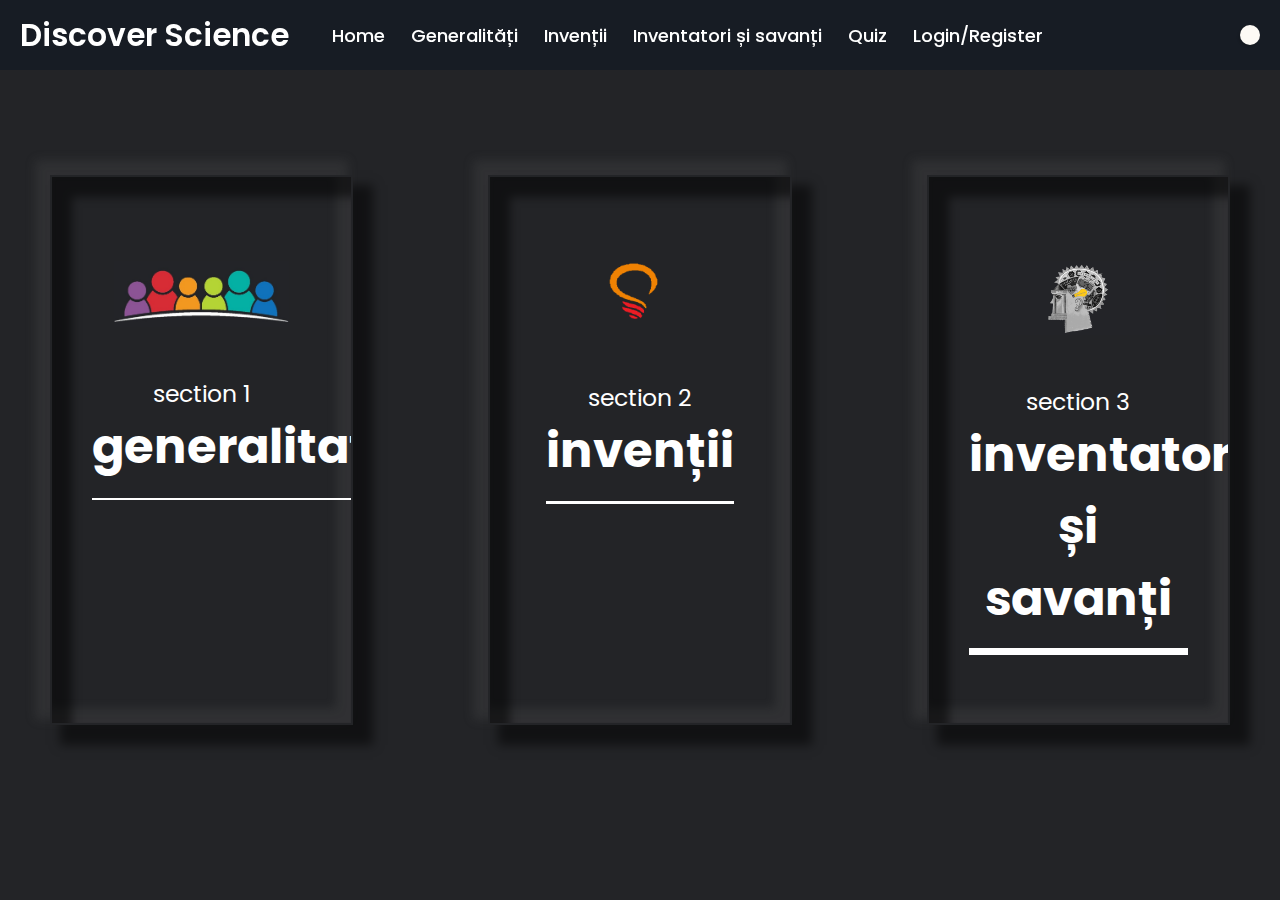
<file: index.html>
<!DOCTYPE html>
<html lang="en">
<head>
    <meta charset="UTF-8">
    <meta name="viewport" content="width=device-width, initial-scale=1.0">
    <meta http-equiv="X-UA-Compatible" content="ie=edge">
    <link rel="stylesheet" href="css/index.css">
    <title>The main page</title>
</head>
    <body>
        <div class="wrapper">
            <nav>
                <input type="checkbox" id="show-search">
                <input type="checkbox" id="show-menu">
                <label for="show-menu" class="menu-icon">☰</label>
                <div class="content">
                    <div class="logo"><a href="index.html"> Discover Science</a></div>
                    <ul class="links">
                    <li><a href="home.html">Home</a></li>
                    <li>
                        <a href="generalitati.html" class="desktop-link">Generalități</a>
                        <input type="checkbox" id="show-generalitati">
                        <label for="show-generalitati">Generalități</label>
                        <ul>
                            <li>
                                <a href="generalitati.html#fizica" class="desktop-link">Fizică</a>
                                <input type="checkbox" id="show-items-fizica">
                                <label for="show-items-fizica">Fizică</label>
                                <ul>
                                <li><a href="generalitati.html#fizica">Albert Einstein</a></li>
                                <li><a href="generalitati.html#fizica">Isaac Newton</a></li>
                                <li><a href="generalitati.html#fizica">Daniel Gabriel Fahrenheit</a></li>
                                <li><a href="generalitati.html#fizica">Nikolaus Otto</a></li>
                                <li><a href="generalitati.html#fizica">Aurel Enache</a></li>
                                </ul>
                            </li>
                            <li>
                                <a href="generalitati.html#chimie" class="desktop-link">Chimie</a>
                                <input type="checkbox" id="show-items-chimie">
                                <label for="show-items-chimie">Chimie</label>
                                <ul>
                                <li><a href="generalitati.html#chimie">Petre Bogdan</a></li>
                                <li><a href="generalitati.html#chimie">Lazar Edeleanu</a></li>
                                <li><a href="generalitati.html#chimie">Sir Humphry Davy</a></li>
                                <li><a href="generalitati.html#chimie">Alfred Nobel</a></li>
                                </ul>
                            </li>
                            <li>
                                <a href="generalitati.html#aviatie" class="desktop-link">Aviație</a>
                                <input type="checkbox" id="show-items-aviatie">
                                <label for="show-items-aviatie">Aviație</label>
                                <ul>
                                <li><a href="generalitati.html#aviatie">Justin Capră</a></li>
                                <li><a href="generalitati.html#aviatie">Aurel Vlaicu</a></li>
                                <li><a href="generalitati.html#aviatie">Traian Vuia</a></li>
                                <li><a href="generalitati.html#aviatie">Frații Wright</a></li>
                                </ul>
                            </li>
                            <li>
                                <a href="generalitati.html#medicina" class="desktop-link">Medicină</a>
                                <input type="checkbox" id="show-items-medicina">
                                <label for="show-items-medicina">Medicină</label>
                                <ul>
                                <li><a href="generalitati.html#medicina">Victor Babeș</a></li>
                                <li><a href="generalitati.html#medicina">Wilhelm Conrad Rontgen</a></li>
                                <li><a href="generalitati.html#medicina">Rene Laennec</a></li>
                                <li><a href="generalitati.html#medicina">Alfred Nobel</a></li>
                                </ul>
                            </li>
                            <li>
                                <a href="generalitati.html#navigatie" class="desktop-link">Navigație</a>
                                <input type="checkbox" id="show-items-navigatie">
                                <label for="show-items-navigatie">Navigație</label>
                                <ul>
                                <li><a href="generalitati.html#navigatie">William Thompson</a></li>
                                <li><a href="generalitati.html#navigatie">David Bushnell</a></li>
                                <li><a href="generalitati.html#navigatie">Claude de Jouffroy</a></li>
                                <li><a href="generalitati.html#navigatie">Josef Resselt</a></li>
                                </ul>
                            </li>
                        </ul>
                    </li> 
                    <li>
                        <a href="inventii.html" class="desktop-link">Invenții</a>
                        <input type="checkbox" id="show-inventii">
                        <label for="show-inventii">Invenții</label>
                        <ul>
                            <li>
                                <a href="inventii.html#1600-1699" class="desktop-link">1600-1699</a>
                                <input type="checkbox" id="show-items-16">
                                <label for="show-items-16">1600-1699</label>
                                <ul>
                                    <li><a href="inventii.html#telescop">Telescopul</a></li>
                                </ul>
                            </li>
                            <li>
                                <a href="inventii.html#1800-1899" class="desktop-link">1800-1899</a>
                                <input type="checkbox" id="show-items-18">
                                <label for="show-items-18">1800-1899</label>
                                <ul>
                                    <li><a href="inventii.html#becul">Becul</a></li>
                                    <li><a href="inventii.html#sunete">Aparatul de înregistrat sunete</a></li>
                                    <li><a href="inventii.html#radio">Radioul</a></li>
                                    <li><a href="inventii.html#filmat">Aparatul de filmat</a></li>
                                    <li><a href="inventii.html#raze">Razele X</a></li>
                                    <li><a href="inventii.html#automobil">Automobilul de serie</a></li>
                                    <li><a href="inventii.html#stilou">Stiloul</a></li>
                                </ul>
                            </li>
                            <li>
                                <a href="inventii.html#1900-1999" class="desktop-link">1900-1999</a>
                                <input type="checkbox" id="show-items-19">
                                <label for="show-items-19">1900-1899</label>
                                <ul>
                                    <li><a href="inventii.html#cibernetica">Cibernetica</a></li>
                                    <li><a href="inventii.html#avion">Avionul</a></li>
                                    <li><a href="inventii.html#vaccin">Vaccinul antiholeric</a></li>
                                </ul>
                            </li>
                            <li>
                                <a href="inventii.html#2014-2019" class="desktop-link">2014-2019</a>
                                <input type="checkbox" id="show-items-20">
                                <label for="show-items-20">2014-2019</label>
                                <ul>
                                    <li><a href="inventii.html#rob">Robinetul care te ajută să economiseşti apă</a></li>
                                    <li><a href="inventii.html#cada">Cada de baie sferică</a></li>
                                    <li><a href="inventii.html#tast">Tastatura invizibilă</a></li>
                                    <li><a href="inventii.html#lampa">Lampa făcută dintr-un butuc de copac</a></li>
                                    <li><a href="inventii.html#drona">Drona cu autonomie mare</a></li>
                                    <li><a href="inventii.html#vreme">Dispozitivul care arată cum va fi vremea mâine</a></li>
                                </ul>
                            </li>
                        </ul>
                    </li>
                    <li>
                        <a href="inventatori-si-savanti.html" class="desktop-link">Inventatori și savanți</a>
                        <input type="checkbox" id="show-inventatori">
                        <label for="show-inventatori">Inventatori și savanți</label>
                        <ul>
                        <li><a href="bell.html">Graham Bell</a></li>
                        <li><a href="albert.html">Albert Einstein</a></li>
                        <li><a href="davinci.html">Leonardo DaVinci</a></li>
                        <li><a href="edison.html">Thomas Edison</a></li>
                        <li><a href="watt.html">James Watt</a></li>
                        <li><a href="tesla.html">Nikola Tesla</a></li>
                        <li><a href="alan.html">Alan Turing</a></li>
                        <li><a href="vlaicu.html">Aurel Vlaicu</a></li>
                        </ul>
                    </li>
                    <li><a href="quiz.html">Quiz</a></li>
                    <li><a href="register-login.html">Login/Register</a></li>
                    </ul>
                </div>
                <label for="show-search" class="search-icon"></label>
                <form action="#" class="search-box">
                    <input type="text" placeholder="Type Something to Search..." required>
                    <button type="submit" class="go-icon">→</button>
                </form>
            </nav>
        </div>
        <main>
                <div class="boxes">
                    <div class="box generalitati">
                            <div class="icon"><img src="img/group.jpg" alt=""></div>
                        <div class="logo-descript">
                           <a href="generalitati.html">
                            <span class="version">section 1</span>
                            <span class="title">generalitați</span>
                           </a>
                        </div>
                    </div>
                    <div class="box inventie">
                        <div class="icon"><img src="img/invent.png" alt=""></div>
                            <div class="logo-descript">
                                <a href="inventii.html">
                                    <span class="version">section 2</span>
                                    <span class="title">invenții</span>
                                </a>
                            </div>
                    </div>
                    <div class="box inventatori">
                        <div class="icon"><img src="img/inventatori.jpg" alt=""></div>
                        <div class="logo-descript">
                            <a href="inventatori-si-savanti.html">
                            <div class="version">section 3</div>
                            <div class="title">inventatori și savanți</div>
                            </a>
                        </div>
                    </div>
                </div>           
            
        </main>
    </body>
</html>
</file>
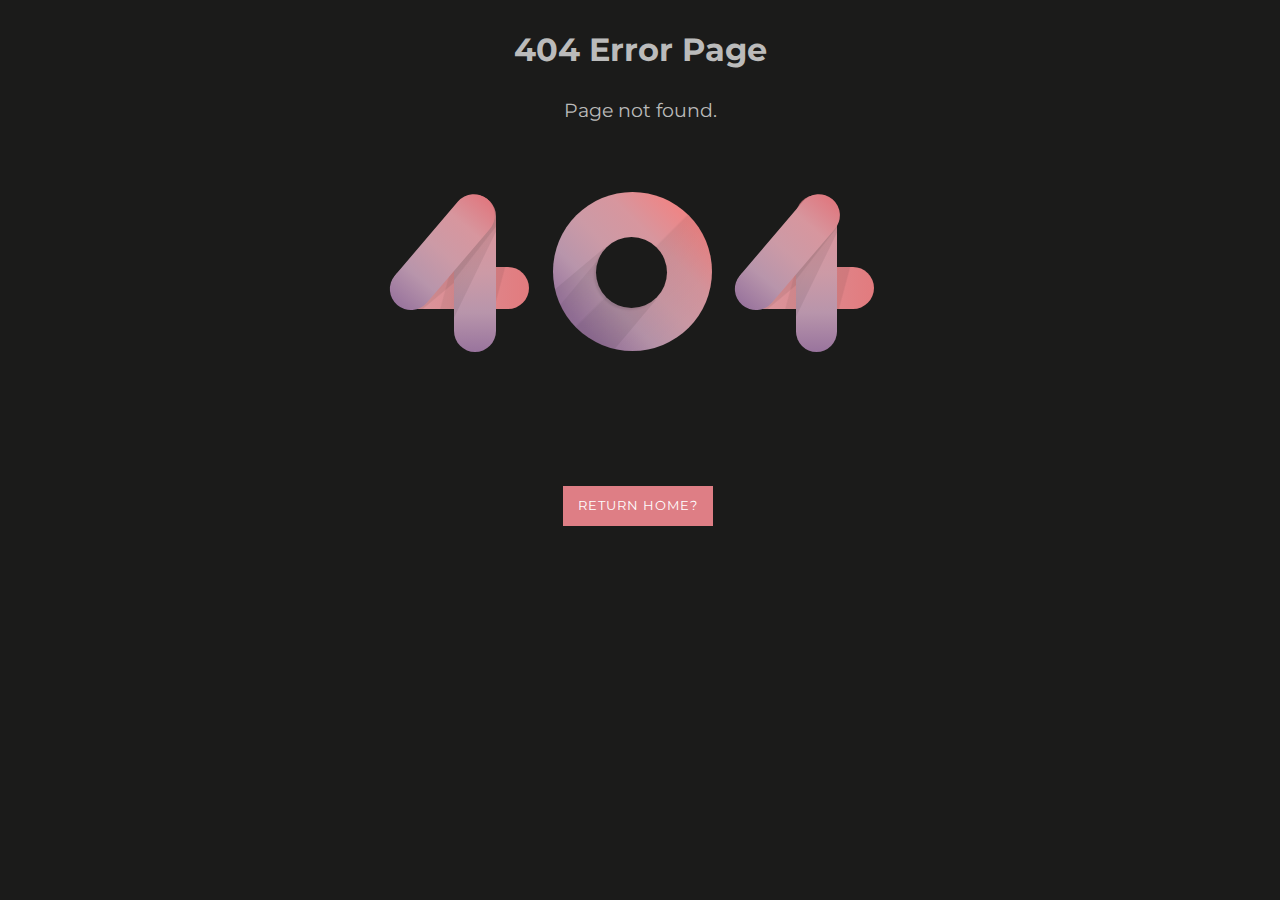
<file: 404error.html>
<!DOCTYPE html>
<html lang="en">
    <head>
        <meta charset="UTF-8">
        <meta http-equiv="X-UA-Compatible" content="IE=edge">
        <title>404 Error Page</title>
        <meta name = "viewport" content = "width=device-width, initial-scale=1.0">
        <link rel = "stylesheet" href = "css/404eror.css">
    </head>
    <body>
        <h1>404 Error Page</h1>
        <p class="zoom-area">Page not found. </p>
        <div class="error-container">
        <span class="four"><span class="screen-reader-text">4</span></span>
        <span class="zero"><span class="screen-reader-text-zero">0</span></span>
        <span class="four1"><span class="screen-reader-text">4</span></span>
        </div>
        <div class="link-container">
        <a target="_blank" href="register-login.html" class="more-link">Return Home?</a>
        </div>
    </body>
</html>
</file>
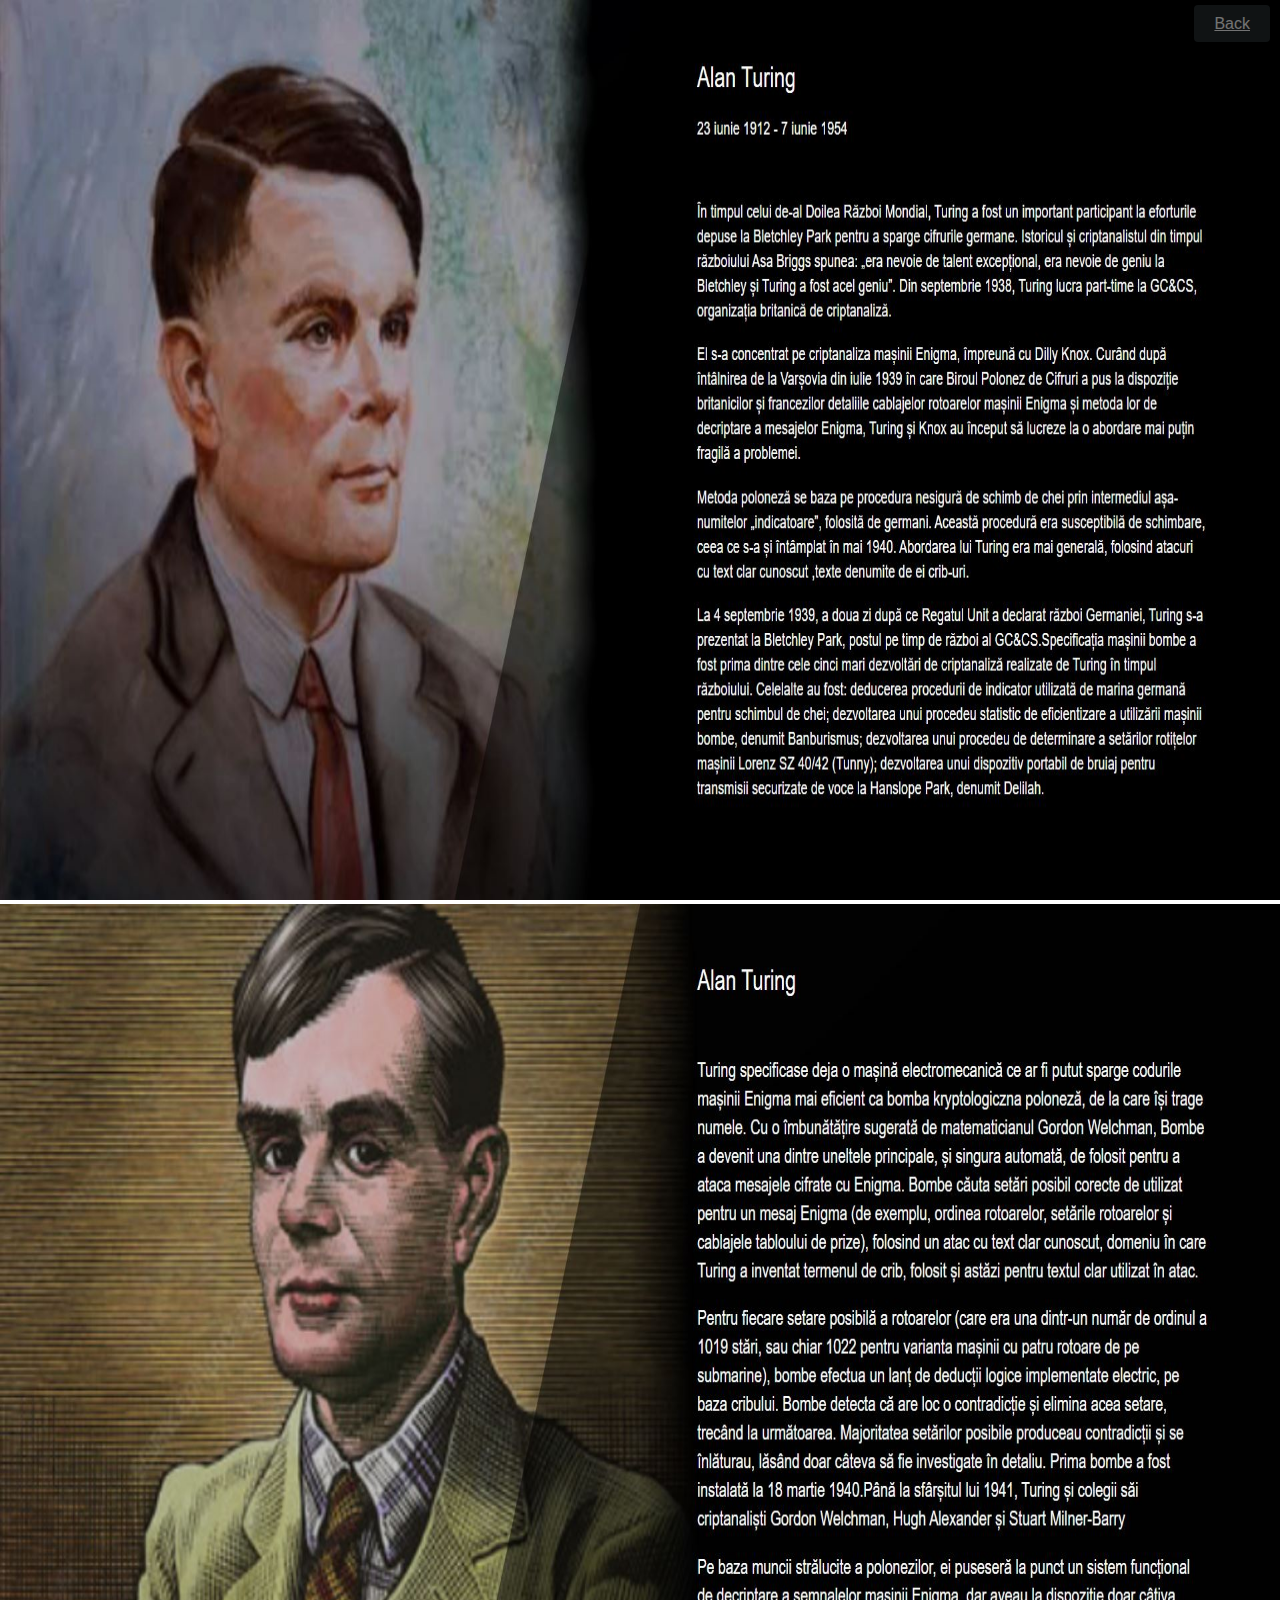
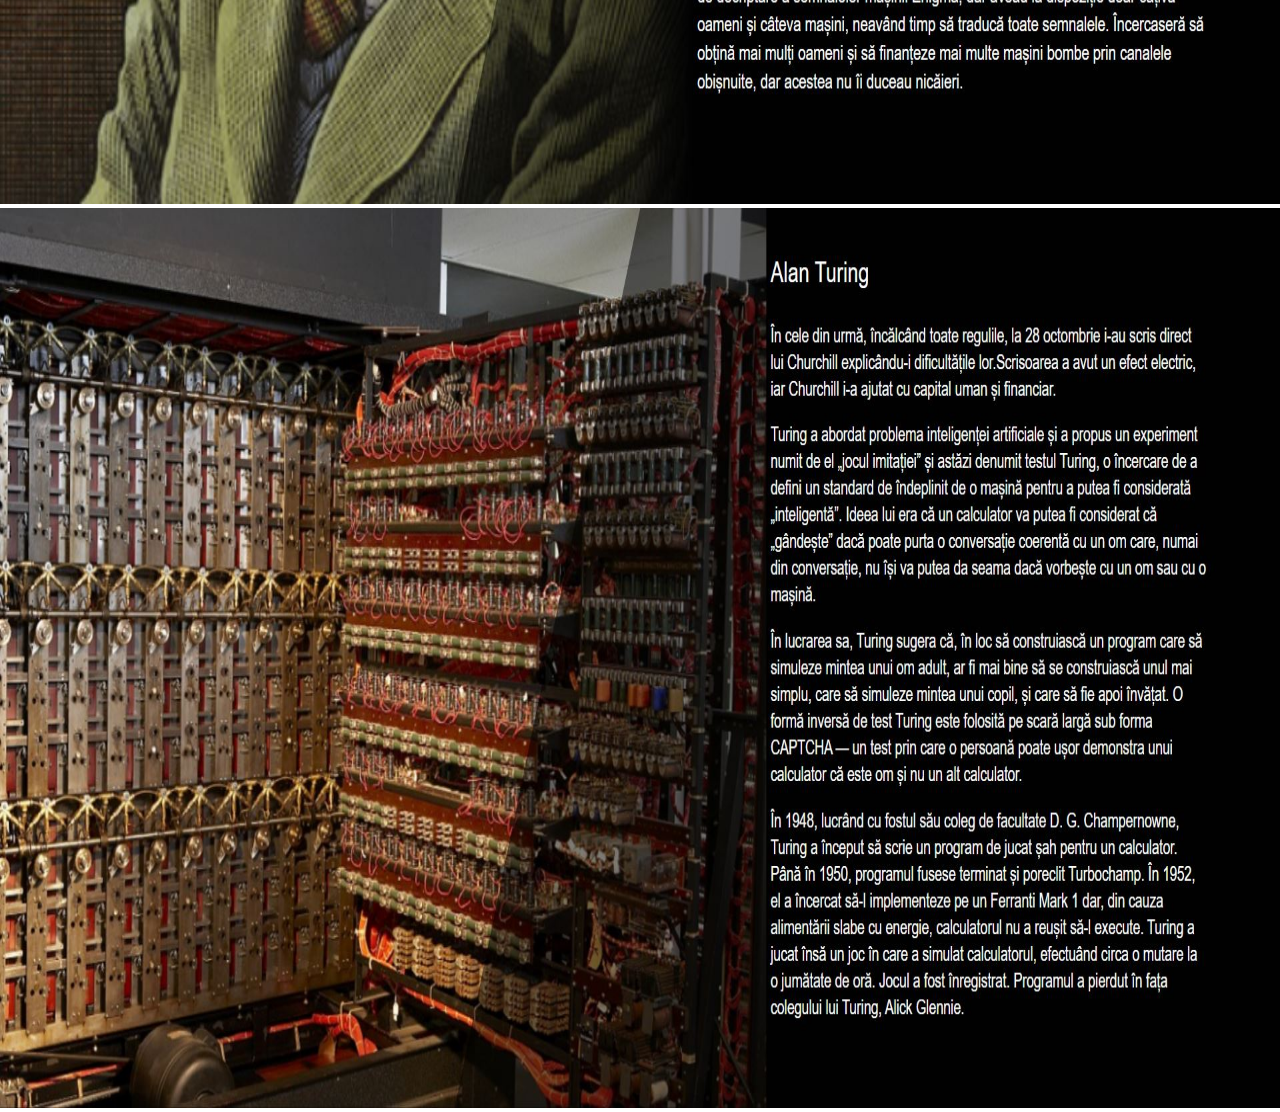
<file: alan.html>
<!DOCTYPE html>
<html lang="en">

<head>
    <meta charset="UTF-8">
    <meta name="viewport" content="width=device-width, initial-scale=1.0">
    <meta http-equiv="X-UA-Compatible" content="ie=edge">
    <title>Alan Turing</title>
    <link rel="stylesheet" type="text/css" href="css/style.css">
</head>

<body>
    <nav>
        <div id="returnbutton">
            <a class="go-back" href="inventatori-si-savanti.html">Back</a>
        </div>   
    </nav>
       
            
   
    <div class ="banner-area">
        <div class="sigle-banner">
            <div class="banner-img">
                <img src = "img/om7/alan-img1.JPG" alt="">
            </div>
        </div>
        <div class="sigle-banner">
            <div class="banner-img">
                <img src = "img/om7/alan-img2.JPG" alt="">
            </div>
        </div>
        <div class="sigle-banner">
            <div class="banner-img">
                <img src = "img/om7/alan-img3.JPG" alt="">
            </div>
        </div>
    </div>


</body>
</html>
</file>
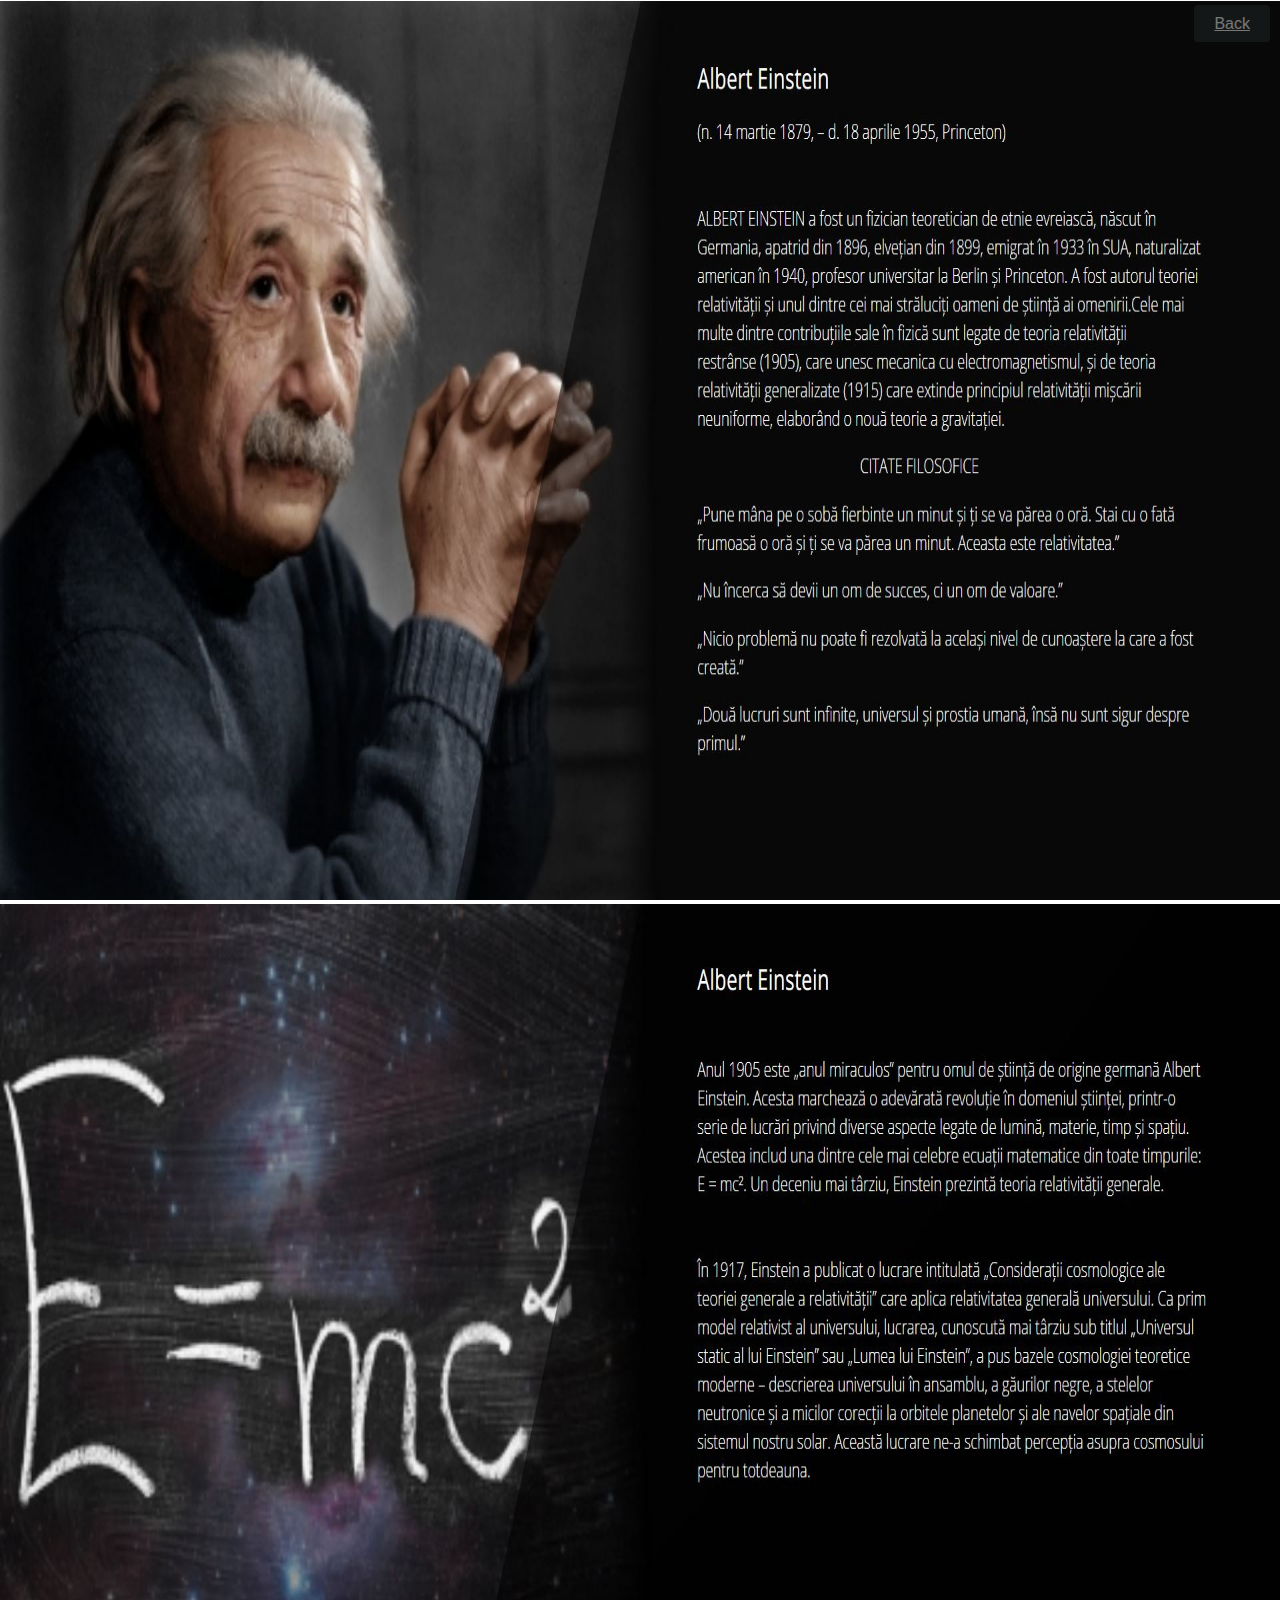
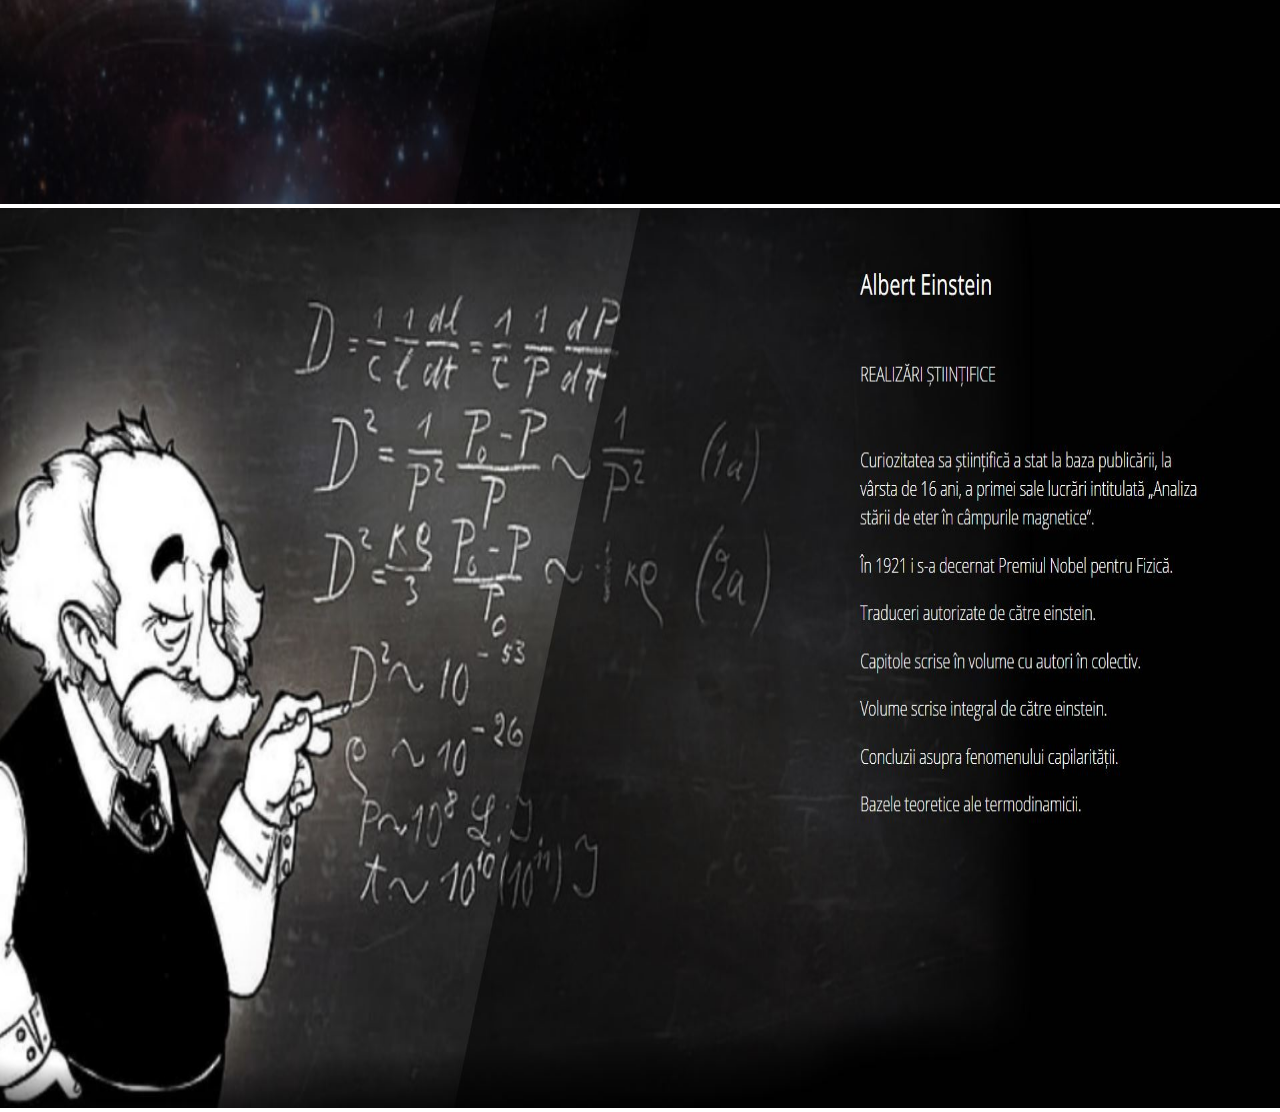
<file: albert.html>
<!DOCTYPE html>
<html lang="en">

<head>
    <meta charset="UTF-8">
    <meta name="viewport" content="width=device-width, initial-scale=1.0">
    <meta http-equiv="X-UA-Compatible" content="ie=edge">
    <title>Albert Einstein</title>
    <link rel="stylesheet" type="text/css" href="css/style.css">
</head>

<body>
    <nav>
        <div id="returnbutton">
            <a class="go-back" href="inventatori-si-savanti.html">Back</a>
        </div>   
    </nav>
       
    
    <div class ="banner-area">
        <div class="sigle-banner">
            <div class="banner-img">
                <img src = "img/om1/albert-img1.JPG" alt="">
            </div>
        </div>
        <div class="sigle-banner">
            <div class="banner-img">
                <img src = "img/om1/albert-img2.JPG" alt="">
            </div>
        </div>
        <div class="sigle-banner">
            <div class="banner-img">
                <img src = "img/om1/albert-img3.JPG" alt="">
            </div>
        </div>
    </div>
  

</body>
</html>
</file>
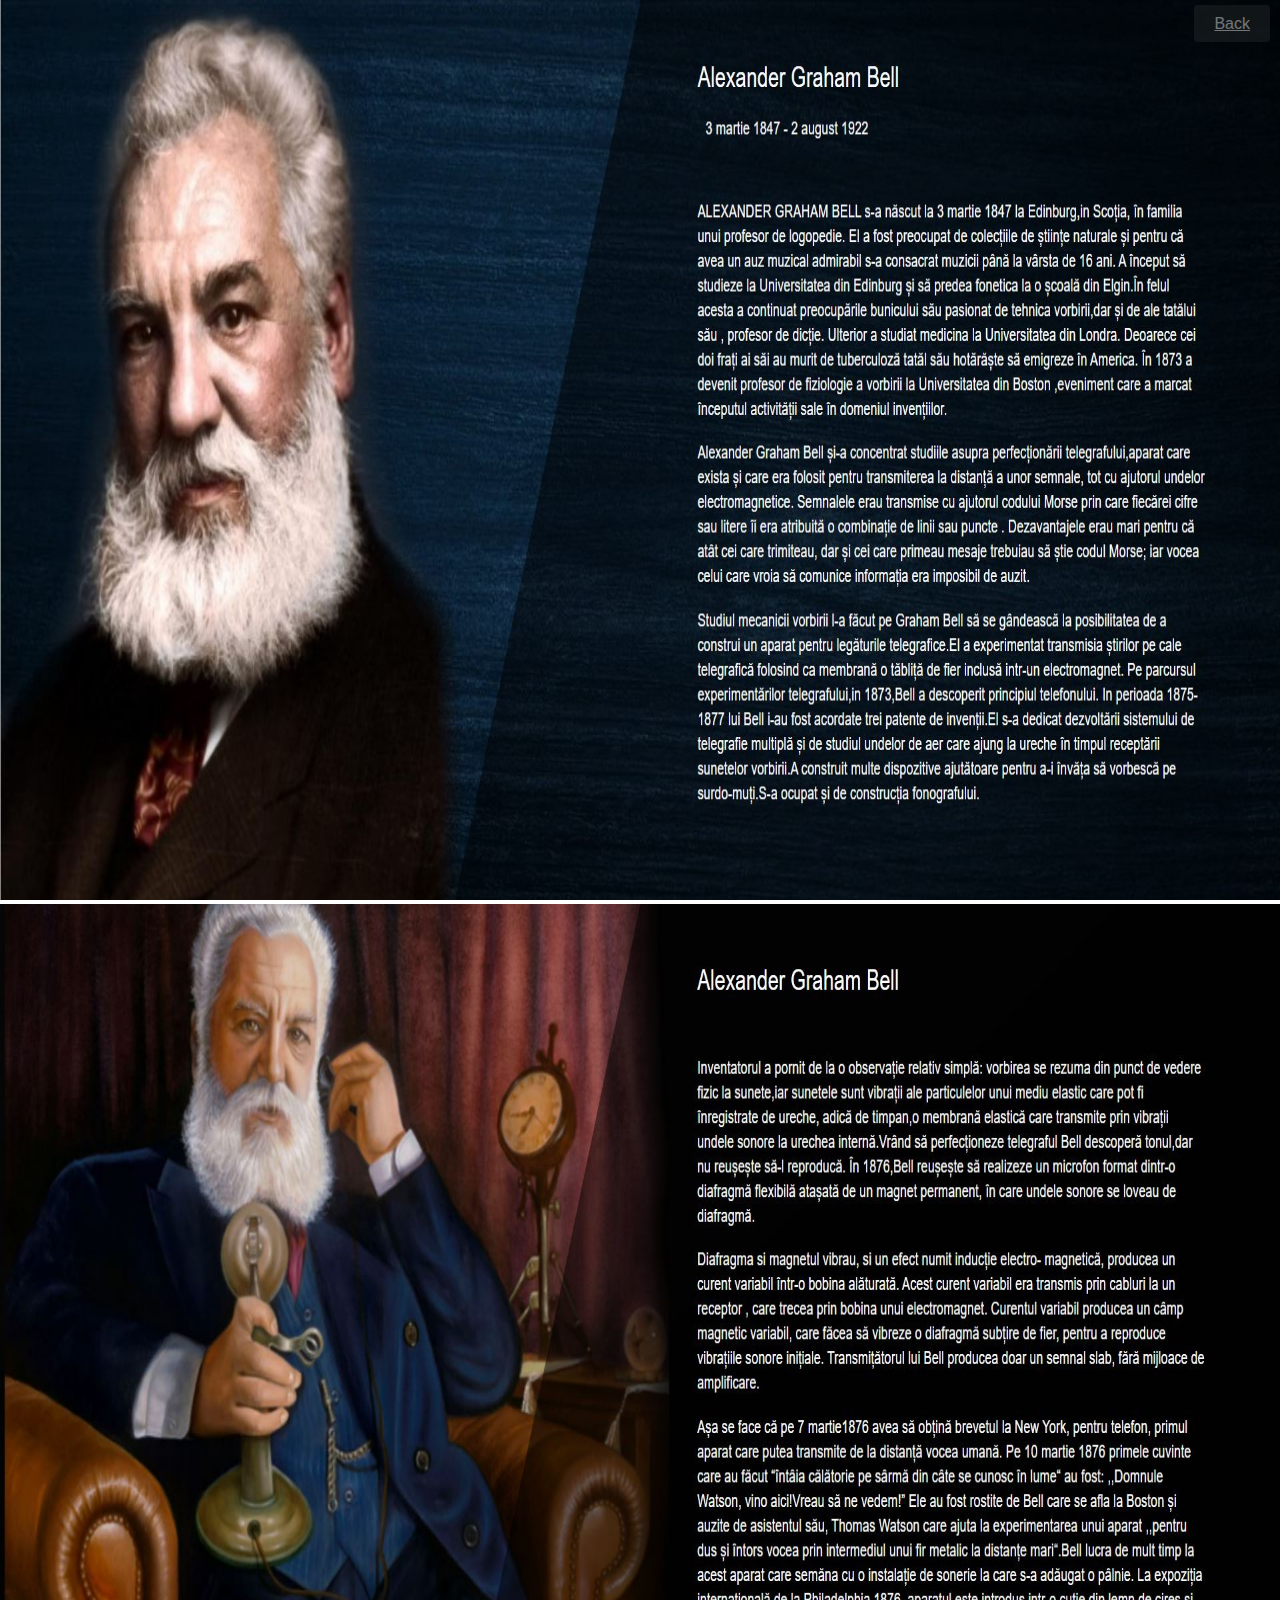
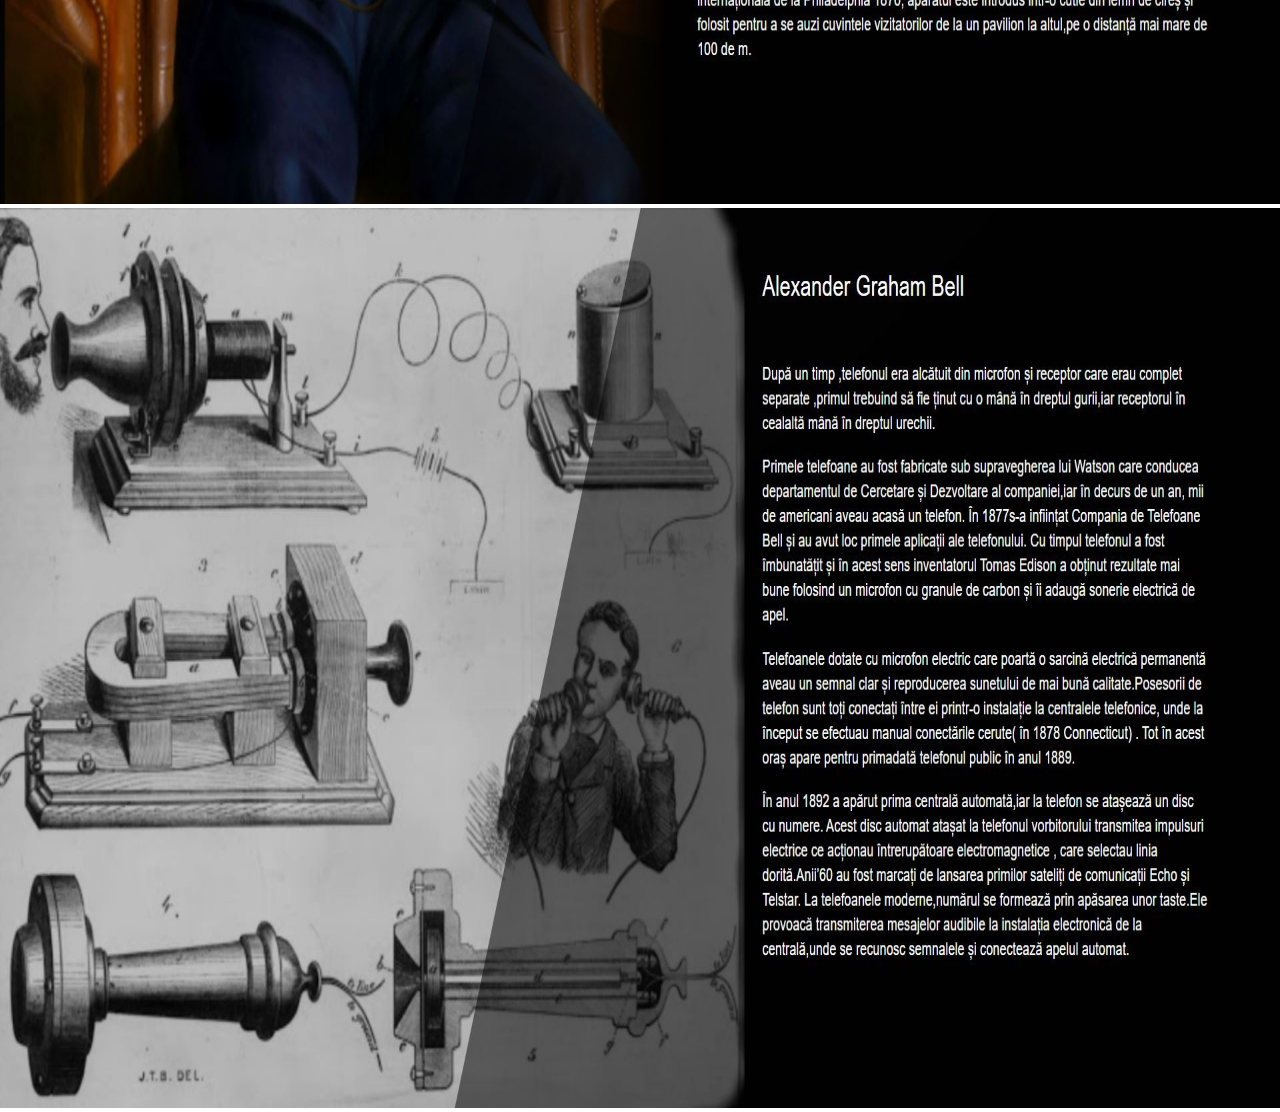
<file: bell.html>
<!DOCTYPE html>
<html lang="en">

<head>
    <meta charset="UTF-8">
    <meta name="viewport" content="width=device-width, initial-scale=1.0">
    <meta http-equiv="X-UA-Compatible" content="ie=edge">
    <title>Graham Bell</title>
    <link rel="stylesheet" type="text/css" href="css/style.css">
</head>

<body>
    <nav>
        <div id="returnbutton">
            <a class="go-back" href="inventatori-si-savanti.html">Back</a>
        </div>   
    </nav>
       
         
    <div class ="banner-area">
        <div class="sigle-banner">
            <div class="banner-img">
                <img src = "img/om2/bell-img1.JPG" alt="">
            </div>
        </div>
        <div class="sigle-banner">
            <div class="banner-img">
                <img src = "img/om2/bell-img2.JPG" alt="">
            </div>
        </div>
        <div class="sigle-banner">
            <div class="banner-img">
                <img src = "img/om2/bell-img3.JPG" alt="">
            </div>
        </div>
    </div>

</body>
</html>
</file>
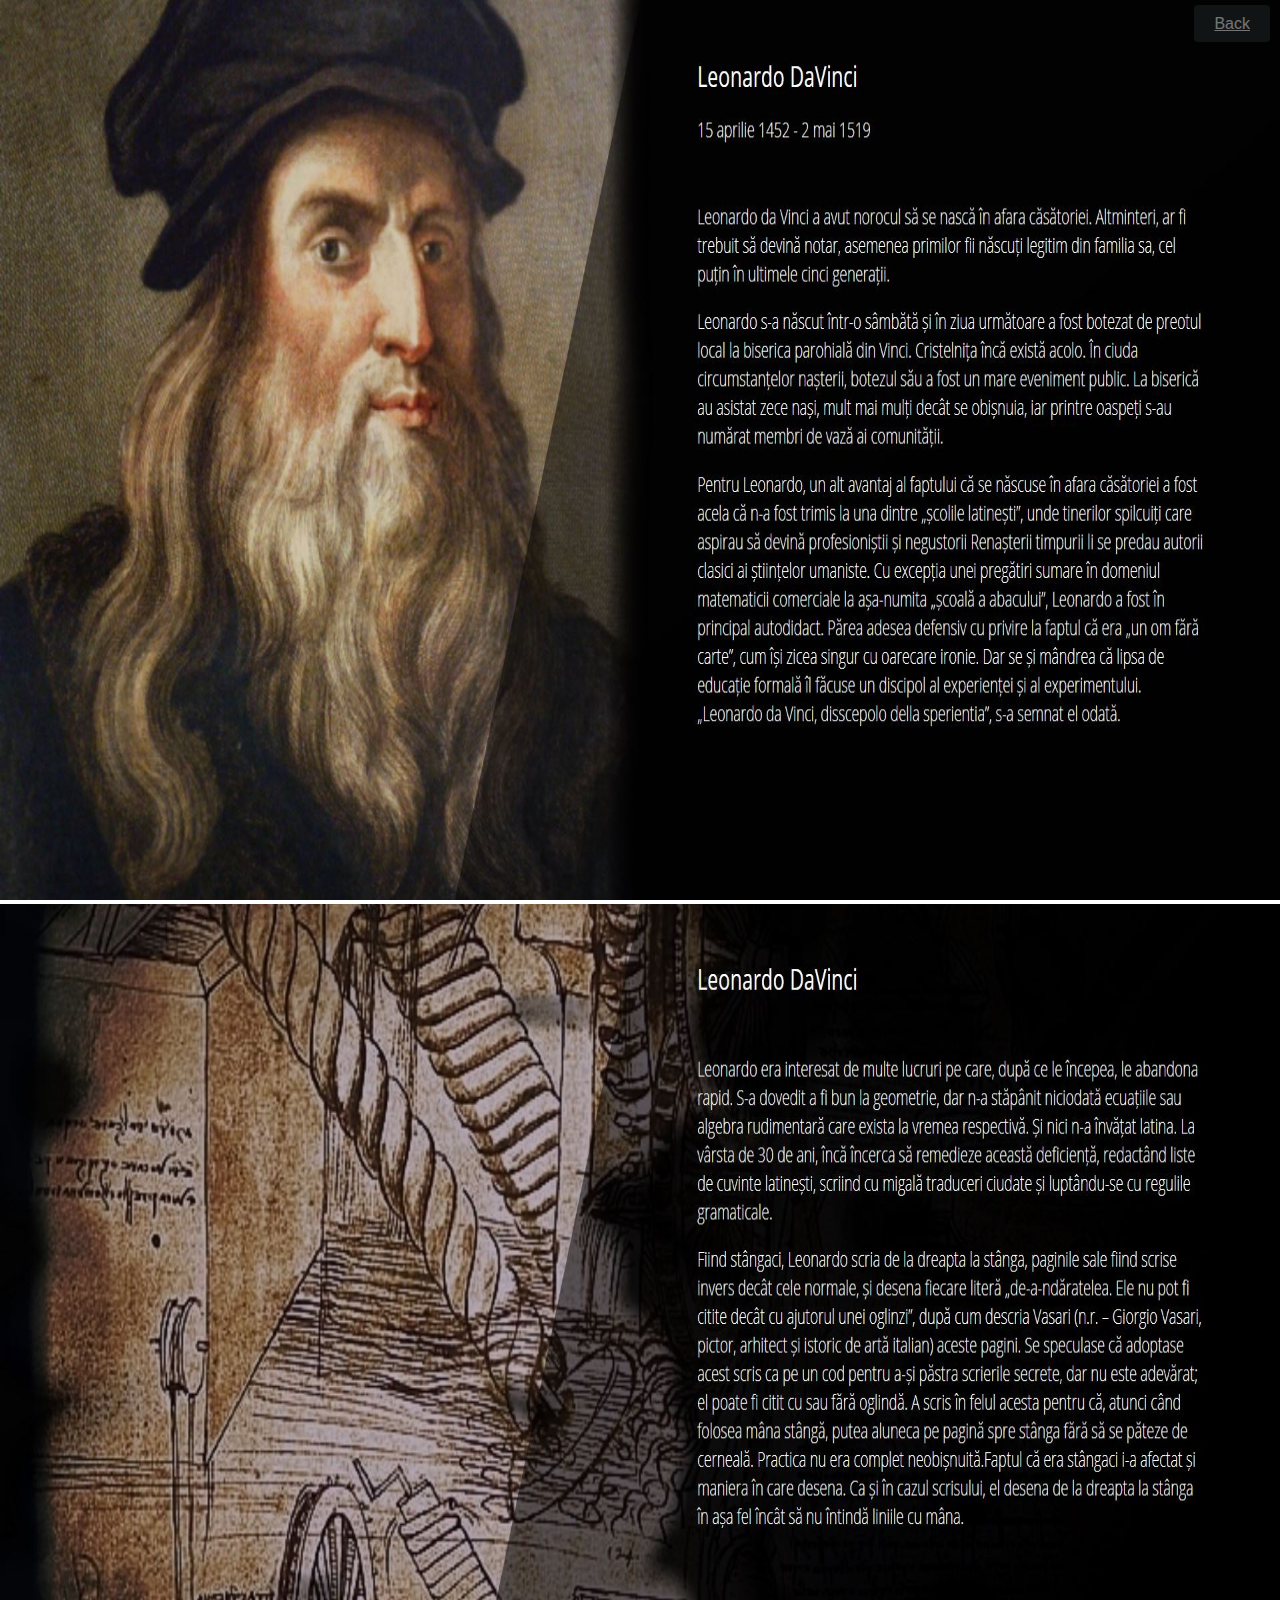
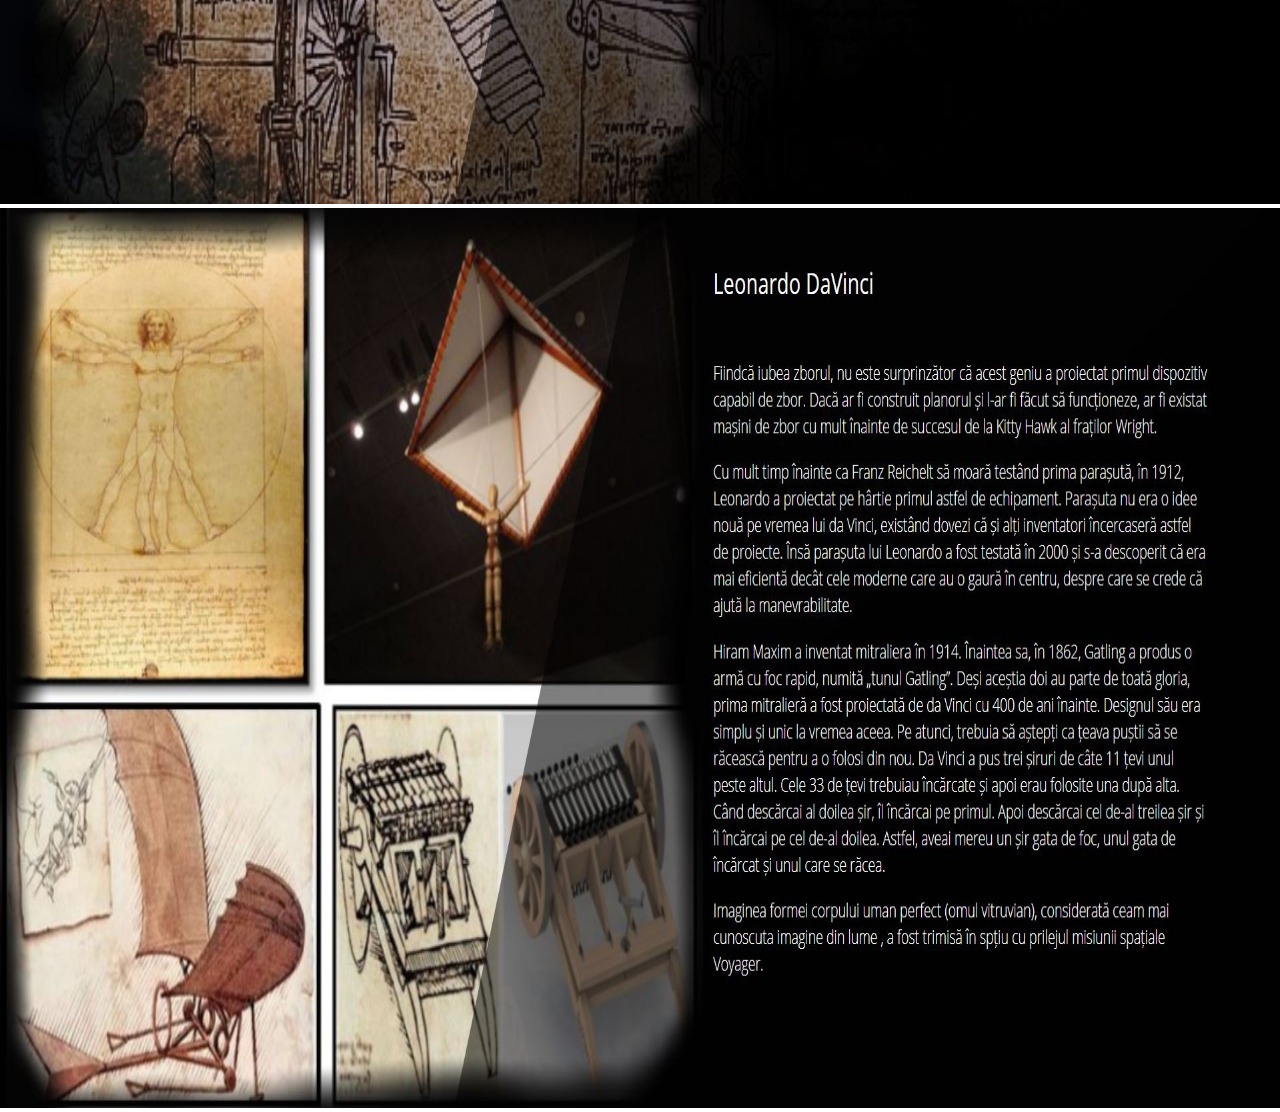
<file: davinci.html>
<!DOCTYPE html>
<html lang="en">

<head>
    <meta charset="UTF-8">
    <meta name="viewport" content="width=device-width, initial-scale=1.0">
    <meta http-equiv="X-UA-Compatible" content="ie=edge">
    <title>Leonardo DaVinci</title>
    <link rel="stylesheet" type="text/css" href="css/style.css">
</head>

<body>
    <nav>
        <div id="returnbutton">
            <a class="go-back" href="inventatori-si-savanti.html">Back</a>
        </div>   
    </nav>
       
    <div class ="banner-area">
        <div class="sigle-banner">
            <div class="banner-img">
                <img src = "img/om3/dav-img1.JPG" alt="">
            </div>
        </div>
        <div class="sigle-banner">
            <div class="banner-img">
                <img src = "img/om3/dav-img2.JPG" alt="">
            </div>
        </div>
        <div class="sigle-banner">
            <div class="banner-img">
                <img src = "img/om3/dav-img3.JPG" alt="">
            </div>
        </div>
    </div>

</body>
</html>
</file>
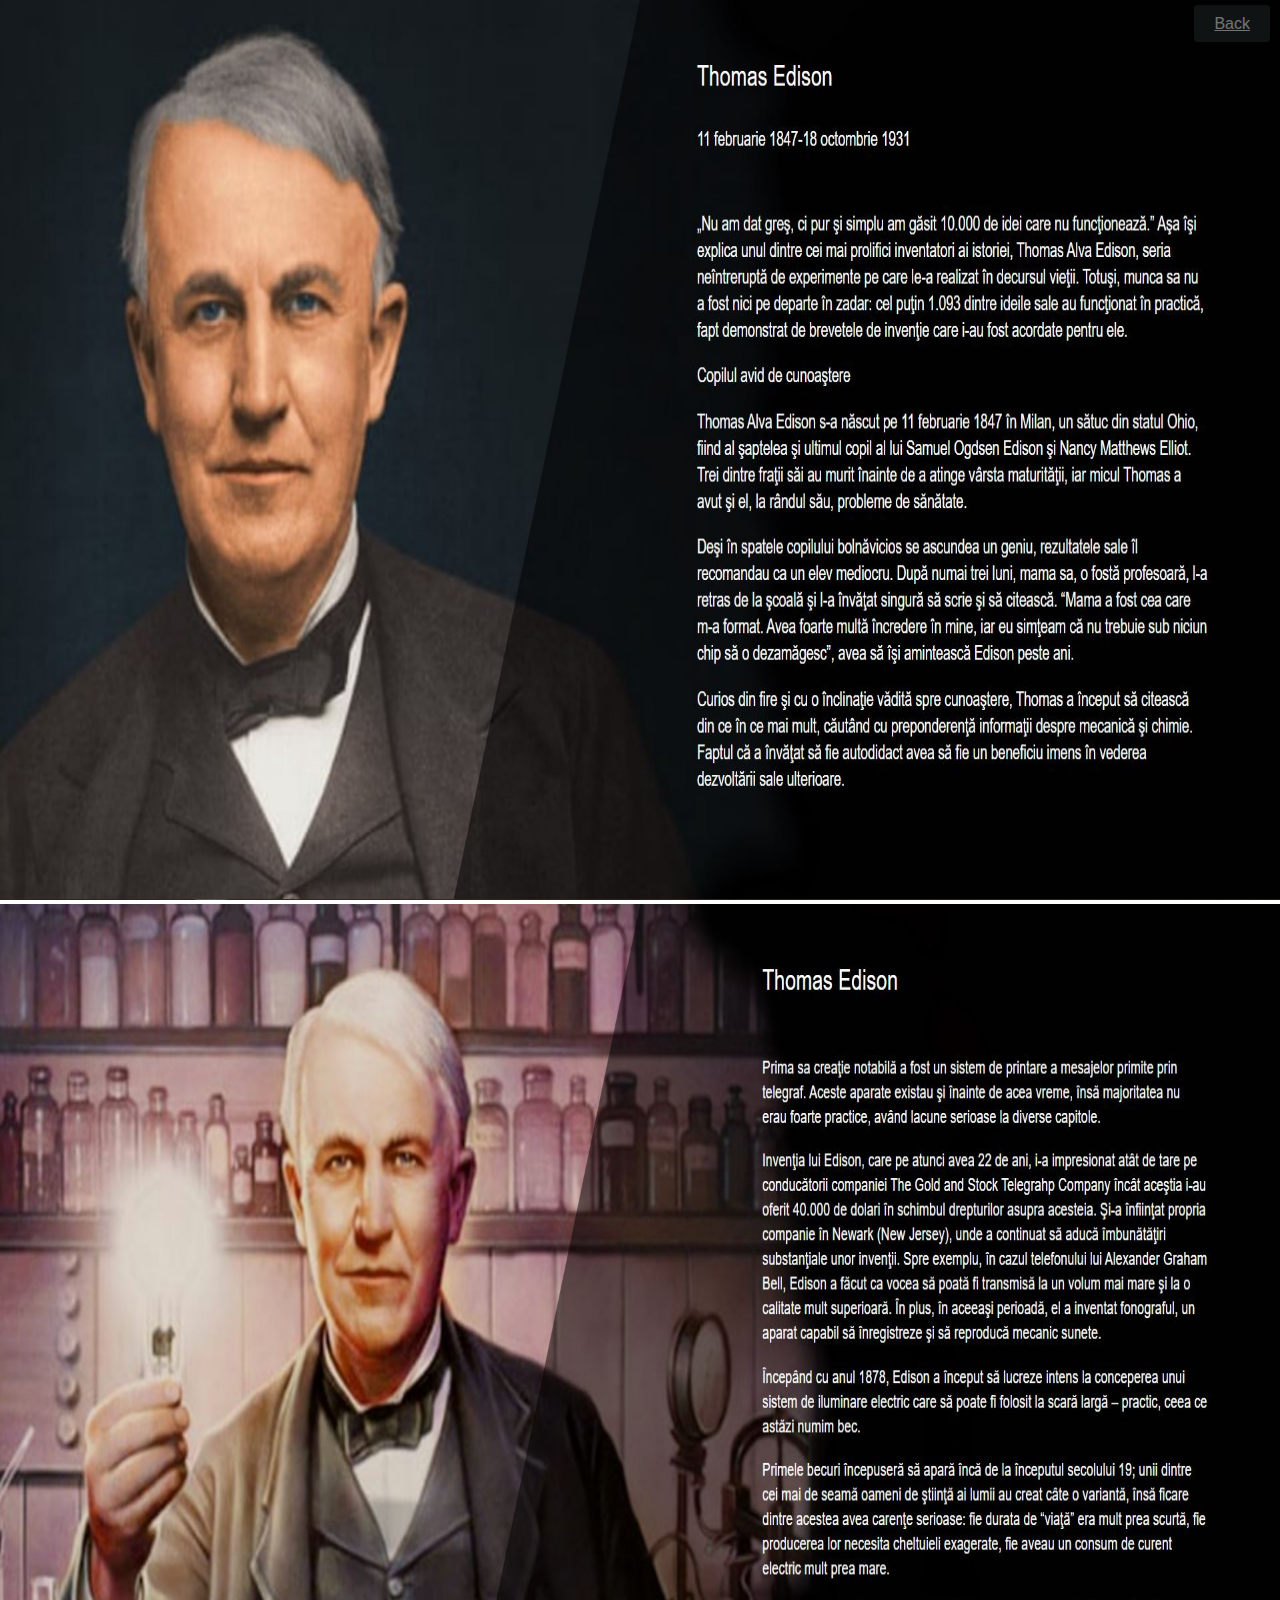
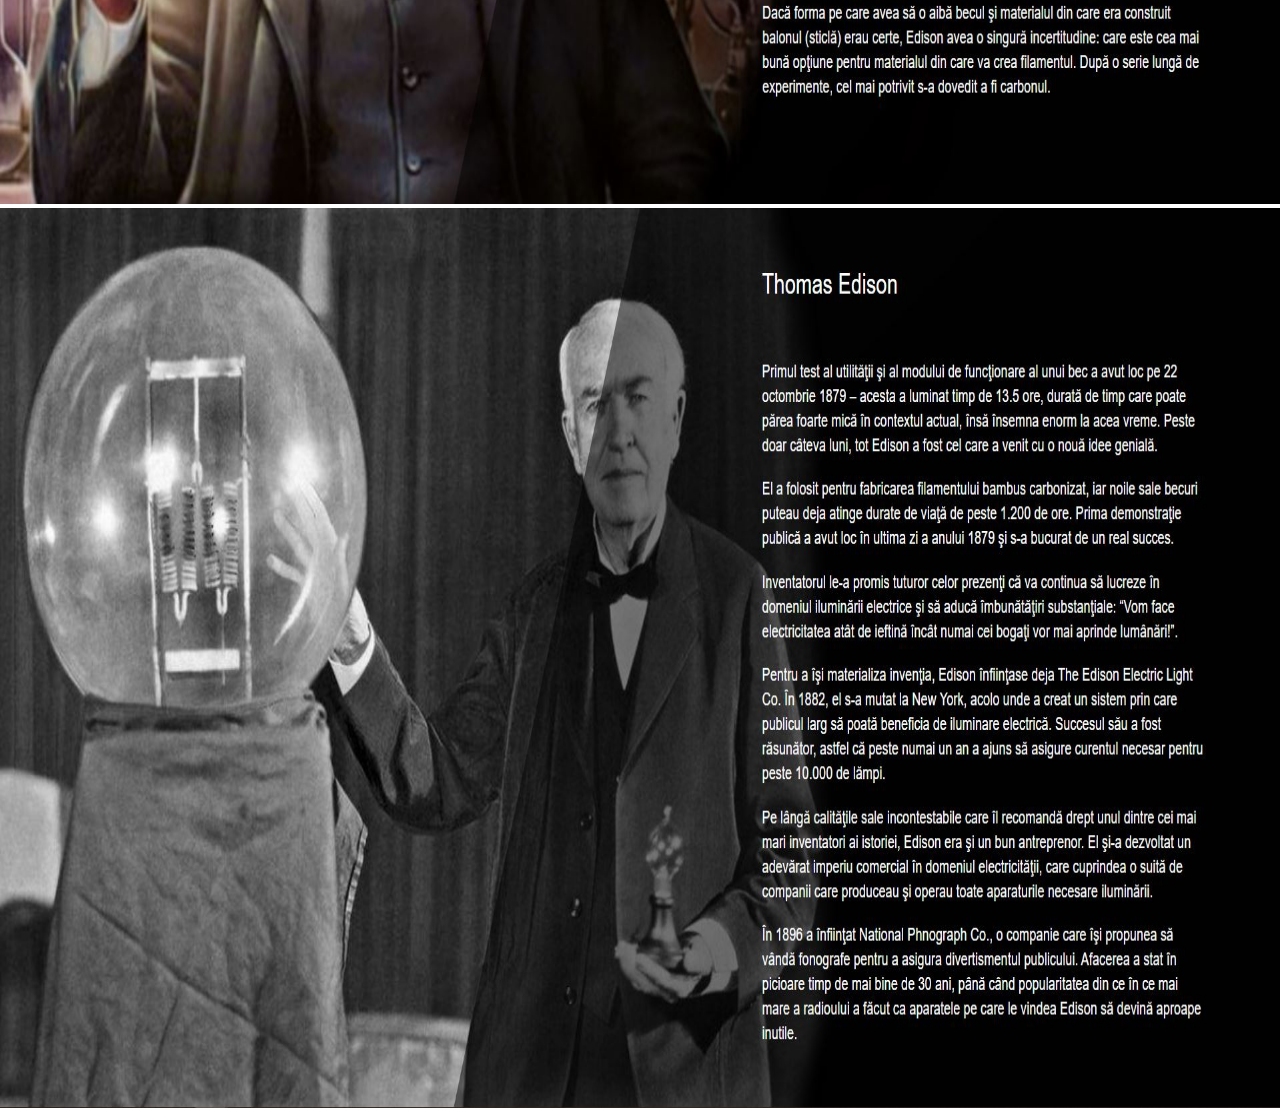
<file: edison.html>
<!DOCTYPE html>
<html lang="en">

<head>
    <meta charset="UTF-8">
    <meta name="viewport" content="width=device-width, initial-scale=1.0">
    <meta http-equiv="X-UA-Compatible" content="ie=edge">
    <title>Thomas Edison</title>
    <link rel="stylesheet" type="text/css" href="css/style.css">
</head>

<body>
    <nav>
        <div id="returnbutton">
            <a class="go-back" href="inventatori-si-savanti.html">Back</a>
        </div>   
    </nav>
       
           
    <div class ="banner-area">
        <div class="sigle-banner">
            <div class="banner-img">
                <img src = "img/om4/ed-img1.JPG" alt="">
            </div>
        </div>
        <div class="sigle-banner">
            <div class="banner-img">
                <img src = "img/om4/ed-img2.JPG" alt="">
            </div>
        </div>
        <div class="sigle-banner">
            <div class="banner-img">
                <img src = "img/om4/ed-img3.JPG" alt="">
            </div>
        </div>
    </div>

</body>
</html>
</file>
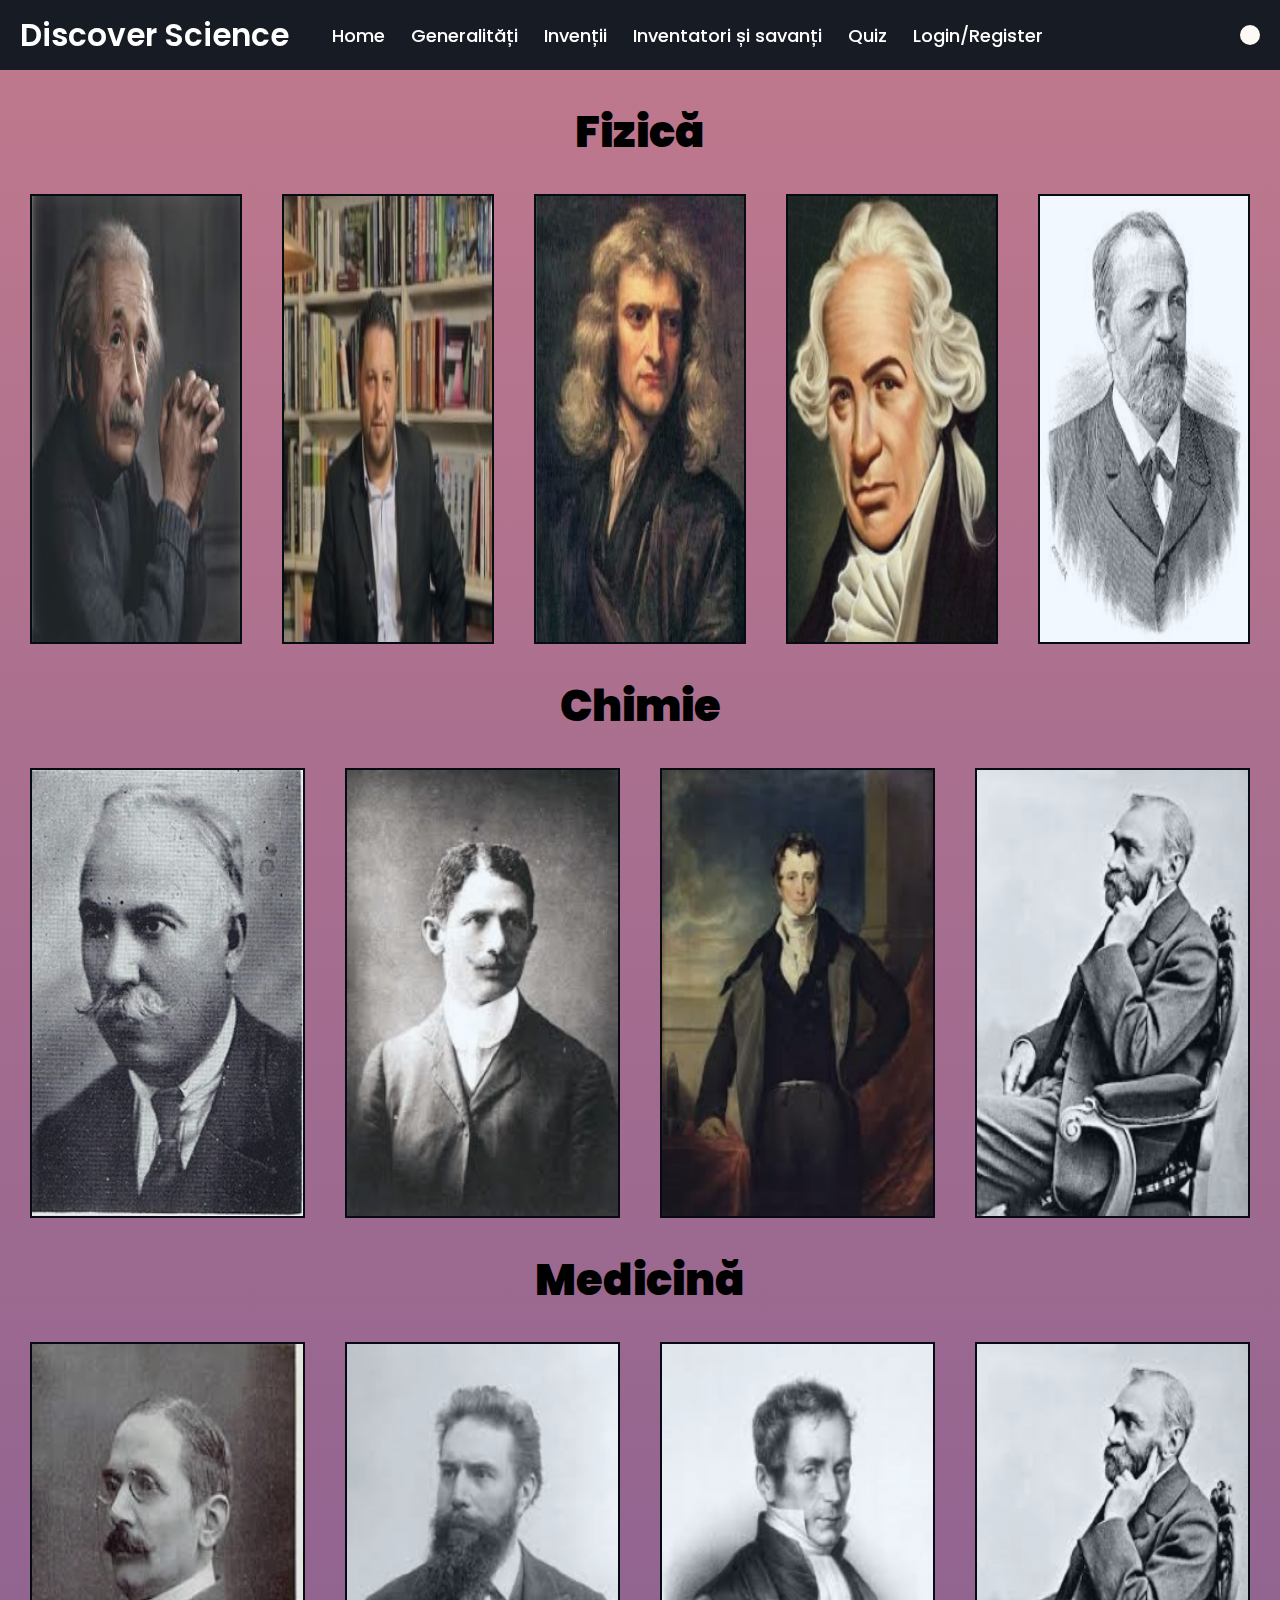
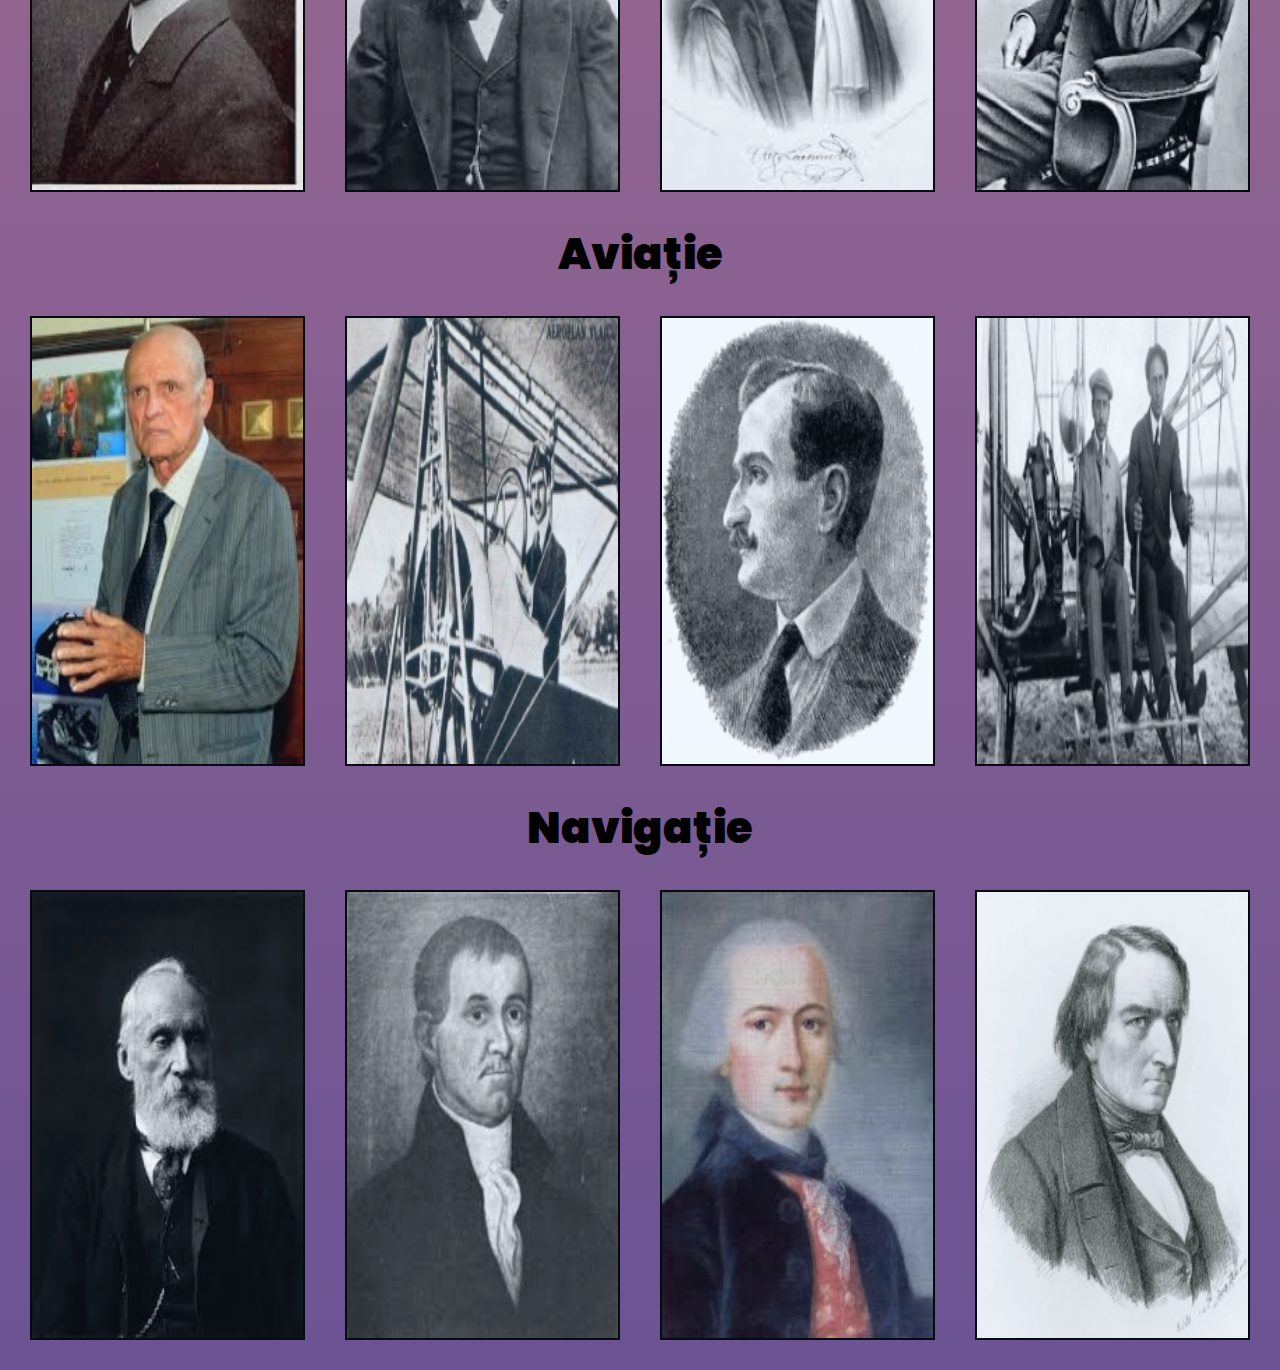
<file: generalitati.html>
<!DOCTYPE html>
<html lang="en">
<head>
    <meta charset="UTF-8">
    <meta http-equiv="X-UA-Compatible" content="IE=edge">
    <meta name="viewport" content="width=device-width, initial-scale=1.0">
    <title>Generalitati</title>
    <link rel="stylesheet" type="text/css" href="css/generalitati.css">
</head>
<body>
    <div class="wrapper">
        <nav>
            <input type="checkbox" id="show-search">
            <input type="checkbox" id="show-menu">
            <label for="show-menu" class="menu-icon">☰</label>
            <div class="content">
                <div class="logo"><a href="index.html"> Discover Science</a></div>
                <ul class="links">
                <li><a href="home.html">Home</a></li>
                <li>
                    <a href="generalitati.html" class="desktop-link">Generalități</a>
                    <input type="checkbox" id="show-generalitati">
                    <label for="show-generalitati">Generalități</label>
                    <ul>
                        <li>
                            <a href="generalitati.html#fizica" class="desktop-link">Fizică</a>
                            <input type="checkbox" id="show-items-fizica">
                            <label for="show-items-fizica">Fizică</label>
                            <ul>
                            <li><a href="generalitati.html#fizica">Albert Einstein</a></li>
                            <li><a href="generalitati.html#fizica">Isaac Newton</a></li>
                            <li><a href="generalitati.html#fizica">Daniel Gabriel Fahrenheit</a></li>
                            <li><a href="generalitati.html#fizica">Nikolaus Otto</a></li>
                            <li><a href="generalitati.html#fizica">Aurel Enache</a></li>
                            </ul>
                        </li>
                        <li>
                            <a href="generalitati.html#chimie" class="desktop-link">Chimie</a>
                            <input type="checkbox" id="show-items-chimie">
                            <label for="show-items-chimie">Chimie</label>
                            <ul>
                            <li><a href="generalitati.html#chimie">Petre Bogdan</a></li>
                            <li><a href="generalitati.html#chimie">Lazar Edeleanu</a></li>
                            <li><a href="generalitati.html#chimie">Sir Humphry Davy</a></li>
                            <li><a href="generalitati.html#chimie">Alfred Nobel</a></li>
                            </ul>
                        </li>
                        <li>
                            <a href="generalitati.html#aviatie" class="desktop-link">Aviație</a>
                            <input type="checkbox" id="show-items-aviatie">
                            <label for="show-items-aviatie">Aviație</label>
                            <ul>
                            <li><a href="generalitati.html#aviatie">Justin Capră</a></li>
                            <li><a href="generalitati.html#aviatie">Aurel Vlaicu</a></li>
                            <li><a href="generalitati.html#aviatie">Traian Vuia</a></li>
                            <li><a href="generalitati.html#aviatie">Frații Wright</a></li>
                            </ul>
                        </li>
                        <li>
                            <a href="generalitati.html#medicina" class="desktop-link">Medicină</a>
                            <input type="checkbox" id="show-items-medicina">
                            <label for="show-items-medicina">Medicină</label>
                            <ul>
                            <li><a href="generalitati.html#medicina">Victor Babeș</a></li>
                            <li><a href="generalitati.html#medicina">Wilhelm Conrad Rontgen</a></li>
                            <li><a href="generalitati.html#medicina">Rene Laennec</a></li>
                            <li><a href="generalitati.html#medicina">Alfred Nobel</a></li>
                            </ul>
                        </li>
                        <li>
                            <a href="generalitati.html#navigatie" class="desktop-link">Navigație</a>
                            <input type="checkbox" id="show-items-navigatie">
                            <label for="show-items-navigatie">Navigație</label>
                            <ul>
                            <li><a href="generalitati.html#navigatie">William Thompson</a></li>
                            <li><a href="generalitati.html#navigatie">David Bushnell</a></li>
                            <li><a href="generalitati.html#navigatie">Claude de Jouffroy</a></li>
                            <li><a href="generalitati.html#navigatie">Josef Resselt</a></li>
                            </ul>
                        </li>
                    </ul>
                </li> 
                <li>
                    <a href="inventii.html" class="desktop-link">Invenții</a>
                    <input type="checkbox" id="show-inventii">
                    <label for="show-inventii">Invenții</label>
                    <ul>
                        <li>
                            <a href="inventii.html#1600-1699" class="desktop-link">1600-1699</a>
                            <input type="checkbox" id="show-items-16">
                            <label for="show-items-16">1600-1699</label>
                            <ul>
                                <li><a href="inventii.html#telescop">Telescopul</a></li>
                            </ul>
                        </li>
                        <li>
                            <a href="inventii.html#1800-1899" class="desktop-link">1800-1899</a>
                            <input type="checkbox" id="show-items-18">
                            <label for="show-items-18">1800-1899</label>
                            <ul>
                                <li><a href="inventii.html#becul">Becul</a></li>
                                <li><a href="inventii.html#sunete">Aparatul de înregistrat sunete</a></li>
                                <li><a href="inventii.html#radio">Radioul</a></li>
                                <li><a href="inventii.html#filmat">Aparatul de filmat</a></li>
                                <li><a href="inventii.html#raze">Razele X</a></li>
                                <li><a href="inventii.html#automobil">Automobilul de serie</a></li>
                                <li><a href="inventii.html#stilou">Stiloul</a></li>
                            </ul>
                        </li>
                        <li>
                            <a href="inventii.html#1900-1999" class="desktop-link">1900-1999</a>
                            <input type="checkbox" id="show-items-19">
                            <label for="show-items-19">1900-1899</label>
                            <ul>
                                <li><a href="inventii.html#cibernetica">Cibernetica</a></li>
                                <li><a href="inventii.html#avion">Avionul</a></li>
                                <li><a href="inventii.html#vaccin">Vaccinul antiholeric</a></li>
                            </ul>
                        </li>
                        <li>
                            <a href="inventii.html#2014-2019" class="desktop-link">2014-2019</a>
                            <input type="checkbox" id="show-items-20">
                            <label for="show-items-20">2014-2019</label>
                            <ul>
                                <li><a href="inventii.html#rob">Robinetul care te ajută să economiseşti apă</a></li>
                                <li><a href="inventii.html#cada">Cada de baie sferică</a></li>
                                <li><a href="inventii.html#tast">Tastatura invizibilă</a></li>
                                <li><a href="inventii.html#lampa">Lampa făcută dintr-un butuc de copac</a></li>
                                <li><a href="inventii.html#drona">Drona cu autonomie mare</a></li>
                                <li><a href="inventii.html#vreme">Dispozitivul care arată cum va fi vremea mâine</a></li>
                            </ul>
                        </li>
                    </ul>
                </li>
                <li>
                    <a href="inventatori-si-savanti.html" class="desktop-link">Inventatori și savanți</a>
                    <input type="checkbox" id="show-inventatori">
                    <label for="show-inventatori">Inventatori și savanți</label>
                    <ul>
                    <li><a href="bell.html">Graham Bell</a></li>
                    <li><a href="albert.html">Albert Einstein</a></li>
                    <li><a href="davinci.html">Leonardo DaVinci</a></li>
                    <li><a href="edison.html">Thomas Edison</a></li>
                    <li><a href="watt.html">James Watt</a></li>
                    <li><a href="tesla.html">Nikola Tesla</a></li>
                    <li><a href="alan.html">Alan Turing</a></li>
                    <li><a href="vlaicu.html">Aurel Vlaicu</a></li>
                    </ul>
                </li>
                <li><a href="quiz.html">Quiz</a></li>
                <li><a href="register-login.html">Login/Register</a></li>
                </ul>
            </div>
            <label for="show-search" class="search-icon"></label>
            <form action="#" class="search-box">
                <input type="text" placeholder="Type Something to Search..." required>
                <button type="submit" class="go-icon">→</button>
            </form>
        </nav>
    </div>
    <main>
        <section class="domenii">
            <h2 id ="fizica" class="title"><b>Fizică</b></h2>
             
            <div class="container">
            
                <div class="row">
                
                    <div class="image">
                        <img src="./img/inventatori/einstein.jpg" alt="Albert Einstein">
                        <div class="details">
                        <div class="more">
                            <p class="read-more">Albert Einstein</p>
                        </div>
                        </div>
                    </div>
                
                
                    <div class="image">
                        <img src="./img/inventatori/aurel-enache.jpg" alt="Aurel Enache">
                        <div class="details">
                        <div class="more">
                            <p class="read-more">Aurel Enache</p>
                        </div>
                        </div>
                    </div>
                
            
                    <div class="image">
                        <img src="./img/inventatori/newton.jpg" alt="Isaac Newton">
                        <div class="details">
                        <div class="more">
                            <p class="read-more">Isaac Newton</p>
                        </div>
                        </div>
                    </div>
                
                
                    <div class="image">
                        <img src="./img/inventatori/fahrenheit.jpg" alt="Daniel Gabriel Fahrenheit">
                        <div class="details">
                        <div class="more">
                            <p class="read-more">Daniel Gabriel Fahrenheit</p>
                        </div>
                        </div>
                    </div>
                
                
                    <div class="image">
                        <img src="./img/inventatori/otto.jpg" alt="Nikolaus Otto">
                        <div class="details">
                        <div class="more">
                            <p class="read-more">Nikolaus Otto</p>
                        </div>
                        </div>
                    </div>
                
                
                </div>
                
            </div>
            <!--image card layout end-->
            <h2 id ="chimie" class="title"><b>Chimie</b></h2>
             
            <div class="container">
            
                <div class="row">
                
                    <div class="image">
                        <img src="./img/inventatori/Petre-Bogdan.jpg" alt="Petre Bogdan">
                        <div class="details">
                        <div class="more">
                            <p class="read-more">Petre Bogdan</p>
                        </div>
                        </div>
                    </div>
                
                
                    <div class="image">
                        <img src="./img/inventatori/lazar-edeleanu.jpg" alt="Lazar Edeleanu">
                        <div class="details">
                        <div class="more">
                            <p class="read-more">Lazar Edeleanu</p>
                        </div>
                        </div>
                    </div>
                
            
                    <div class="image">
                        <img src="./img/inventatori/Sir-Humphry-Davy.jpg" alt="Sir Humphry Davy">
                        <div class="details">
                        <div class="more">
                            <p class="read-more">Sir Humphry Davy</p>
                        </div>
                        </div>
                    </div>
                
                
                    <div class="image">
                        <img src="./img/inventatori/alfred-nobel.jpg" alt="Alfred Nobel">
                        <div class="details">
                        <div class="more">
                            <p class="read-more">Alfred Nobel</p>
                        </div>
                        </div>
                    </div>
                
                </div>
                
            </div>
            <h2 id ="medicina" class="title"><b>Medicină</b></h2>
             
            <div class="container">
            
                <div class="row">
                
                    <div class="image">
                        <img src="./img/inventatori/victor-babes.jpg" alt="Victor Babeș">
                        <div class="details">
                        <div class="more">
                            <p class="read-more">Victor Babeș</p>
                        </div>
                        </div>
                    </div>
                
                
                    <div class="image">
                        <img src="./img/inventatori/Rontgen.jpg" alt="Wilhelm Conrad Rontgen">
                        <div class="details">
                        <div class="more">
                            <p class="read-more">Wilhelm Conrad Rontgen</p>
                        </div>
                        </div>
                    </div>
                
            
                    <div class="image">
                        <img src="./img/inventatori/rene.jpg" alt="Rene Laennec">
                        <div class="details">
                        <div class="more">
                            <p class="read-more">Rene Laennec</p>
                        </div>
                        </div>
                    </div>
                
                
                    <div class="image">
                        <img src="./img/inventatori/alfred-nobel.jpg" alt="Alfred Nobel">
                        <div class="details">
                        <div class="more">
                            <p class="read-more">Alfred Nobel</p>
                        </div>
                        </div>
                    </div>
                
                </div>
                
            </div>
            <h2 id ="aviatie" class="title"><b>Aviație</b></h2>
             
            <div class="container">
            
                <div class="row">
                
                    <div class="image">
                        <img src="./img/inventatori/justin-capră.jpg" alt="Justin Capră">
                        <div class="details">
                        <div class="more">
                            <p class="read-more">Justin Capră</p>
                        </div>
                        </div>
                    </div>
                
                
                    <div class="image">
                        <img src="./img/inventatori/vlaicu.jpg" alt="Aurel Vlaicu">
                        <div class="details">
                        <div class="more">
                            <p class="read-more">Aurel Vlaicu</p>
                        </div>
                        </div>
                    </div>
                
            
                    <div class="image">
                        <img src="./img/inventatori/vuia.png" alt="Traian Vuia">
                        <div class="details">
                        <div class="more">
                            <p class="read-more">Traian Vuia</p>
                        </div>
                        </div>
                    </div>
                
                
                    <div class="image">
                        <img src="./img/inventatori/Fratii-Wright.jpg" alt="Frații Wright">
                        <div class="details">
                        <div class="more">
                            <p class="read-more">Frații Wright</p>
                        </div>
                        </div>
                    </div>
                
                </div>
                
            </div>
            <h2 id ="navigatie" class="title"><b>Navigație</b></h2>
             
            <div class="container">
            
                <div class="row">
                
                    <div class="image">
                        <img src="./img/inventatori/thompson.jfif" alt="William Thompson">
                        <div class="details">
                        <div class="more">
                            <p class="read-more">William Thompson</p>
                        </div>
                        </div>
                    </div>
                
                
                    <div class="image">
                        <img src="./img/inventatori/david.jfif" alt="David Bushnell">
                        <div class="details">
                        <div class="more">
                            <p class="read-more">David Bushnell</p>
                        </div>
                        </div>
                    </div>
                
            
                    <div class="image">
                        <img src="./img/inventatori/cj.jpg" alt="Claude de Jouffroy">
                        <div class="details">
                        <div class="more">
                            <p class="read-more">Claude de Jouffroy</p>
                        </div>
                        </div>
                    </div>
                
                
                    <div class="image">
                        <img src="./img/inventatori/jr.jpg" alt="Josef Resselt">
                        <div class="details">
                        <div class="more">
                            <p class="read-more">Josef Resselt</p>
                        </div>
                        </div>
                    </div>
                
                </div>
                
            </div>
            
        </section>
    </main>
</body>
</html>
</file>
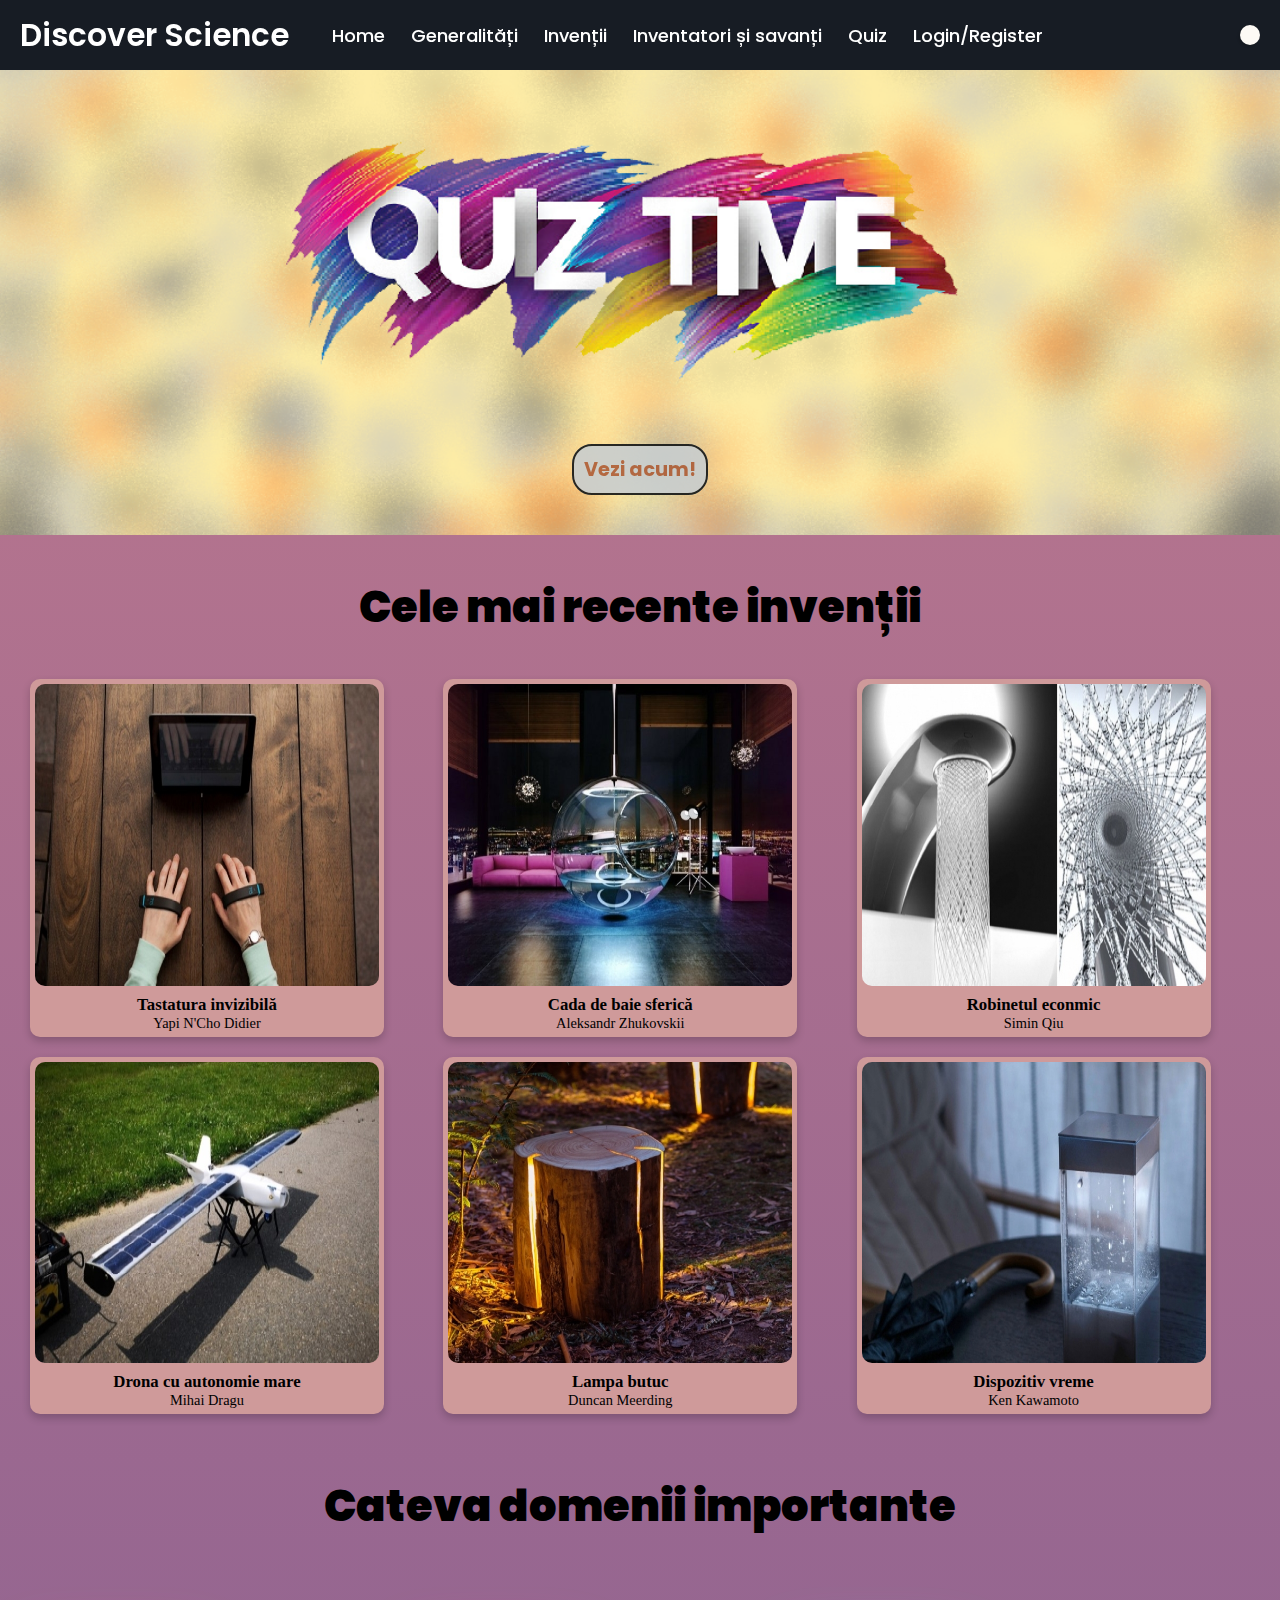
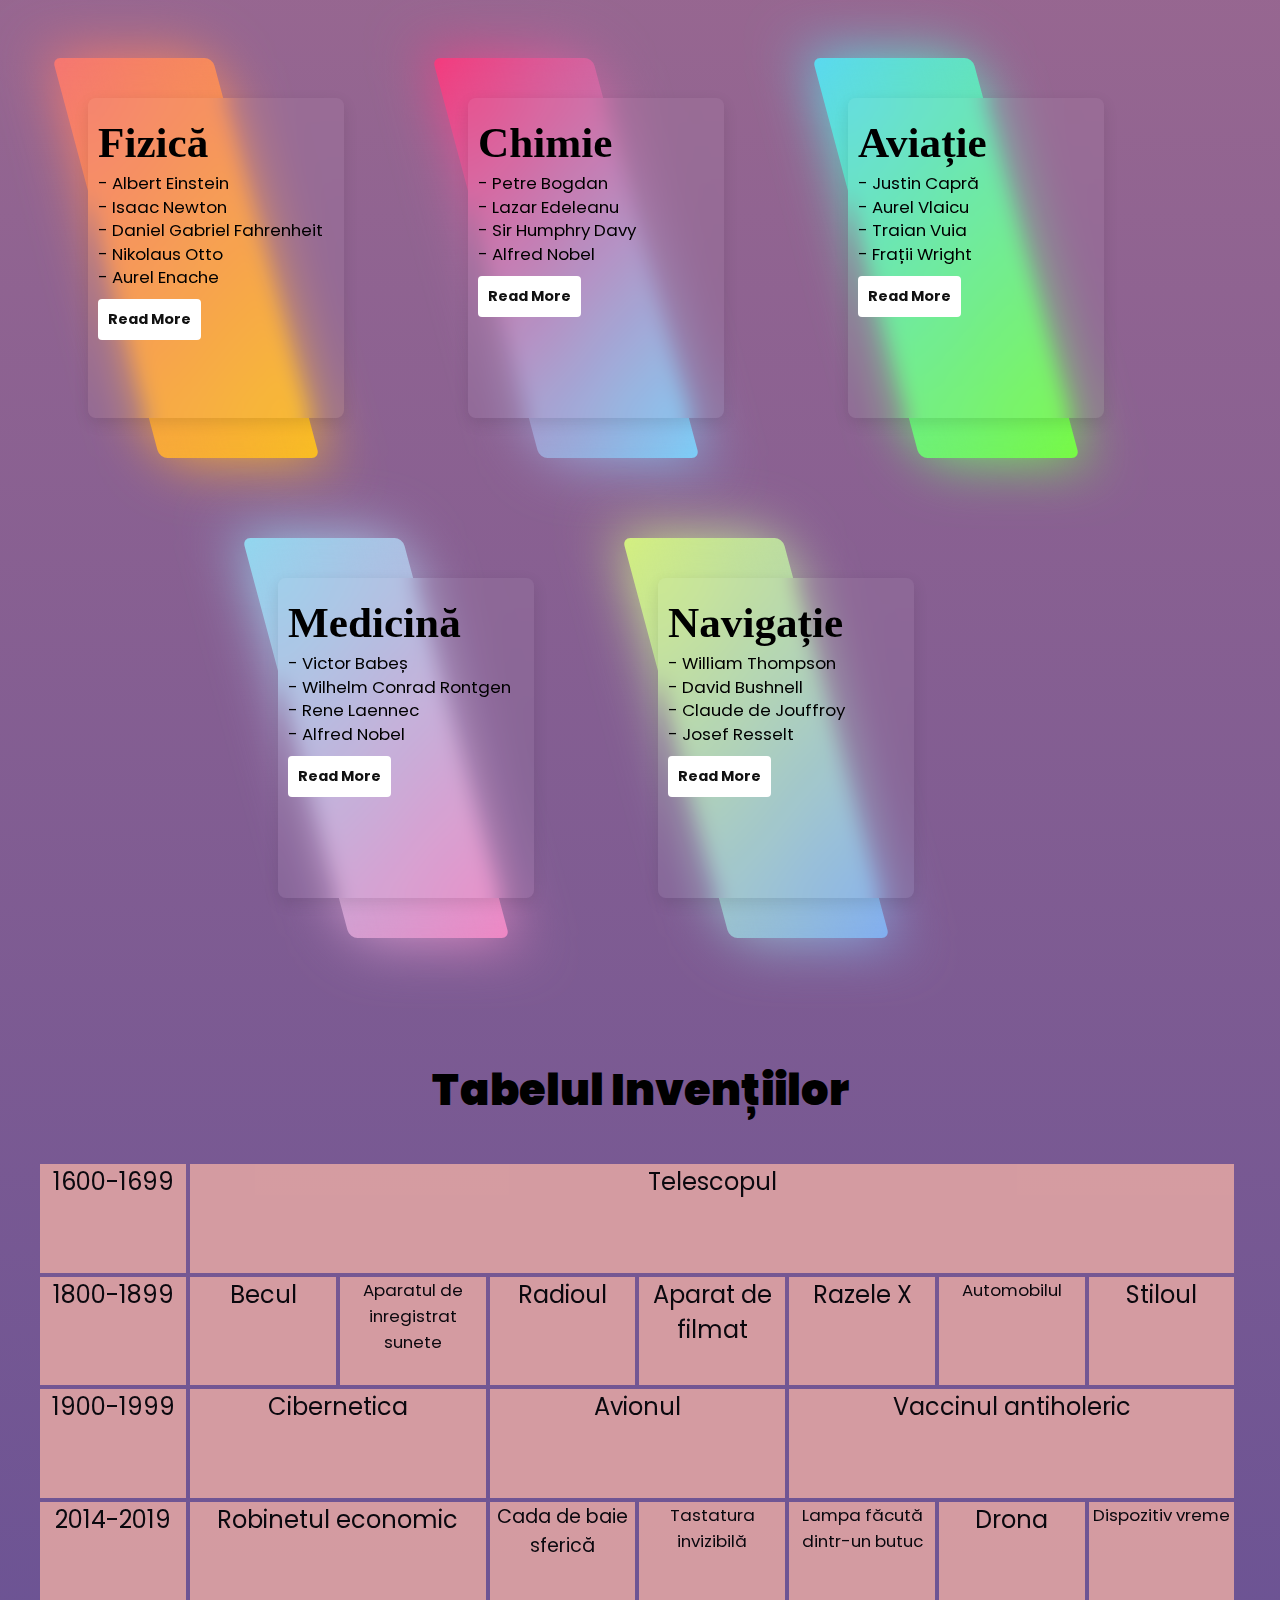
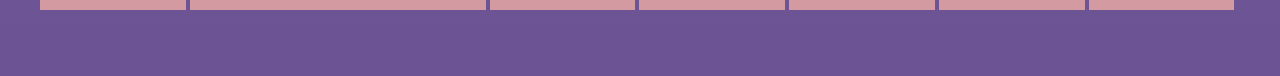
<file: home.html>
<!DOCTYPE html>
<html lang="ro">
<head>
    <meta charset="UTF-8">
    <meta http-equiv="X-UA-Compatible" content="IE=edge">
    <meta name="viewport" content="width=device-width, initial-scale=1.0">
    <title>Home Page</title>
    <link rel="stylesheet" href="css/home.css">
</head>
<body>
    <div class="wrapper">
        <nav>
            <input type="checkbox" id="show-search">
            <input type="checkbox" id="show-menu">
            <label for="show-menu" class="menu-icon">☰</label>
            <div class="content">
                <div class="logo"><a href="index.html"> Discover Science</a></div>
                <ul class="links">
                <li><a href="home.html">Home</a></li>
                <li>
                    <a href="generalitati.html" class="desktop-link">Generalități</a>
                    <input type="checkbox" id="show-generalitati">
                    <label for="show-generalitati">Generalități</label>
                    <ul>
                        <li>
                            <a href="generalitati.html#fizica" class="desktop-link">Fizică</a>
                            <input type="checkbox" id="show-items-fizica">
                            <label for="show-items-fizica">Fizică</label>
                            <ul>
                            <li><a href="generalitati.html#fizica">Albert Einstein</a></li>
                            <li><a href="generalitati.html#fizica">Isaac Newton</a></li>
                            <li><a href="generalitati.html#fizica">Daniel Gabriel Fahrenheit</a></li>
                            <li><a href="generalitati.html#fizica">Nikolaus Otto</a></li>
                            <li><a href="generalitati.html#fizica">Aurel Enache</a></li>
                            </ul>
                        </li>
                        <li>
                            <a href="generalitati.html#chimie" class="desktop-link">Chimie</a>
                            <input type="checkbox" id="show-items-chimie">
                            <label for="show-items-chimie">Chimie</label>
                            <ul>
                            <li><a href="generalitati.html#chimie">Petre Bogdan</a></li>
                            <li><a href="generalitati.html#chimie">Lazar Edeleanu</a></li>
                            <li><a href="generalitati.html#chimie">Sir Humphry Davy</a></li>
                            <li><a href="generalitati.html#chimie">Alfred Nobel</a></li>
                            </ul>
                        </li>
                        <li>
                            <a href="generalitati.html#aviatie" class="desktop-link">Aviație</a>
                            <input type="checkbox" id="show-items-aviatie">
                            <label for="show-items-aviatie">Aviație</label>
                            <ul>
                            <li><a href="generalitati.html#aviatie">Justin Capră</a></li>
                            <li><a href="generalitati.html#aviatie">Aurel Vlaicu</a></li>
                            <li><a href="generalitati.html#aviatie">Traian Vuia</a></li>
                            <li><a href="generalitati.html#aviatie">Frații Wright</a></li>
                            </ul>
                        </li>
                        <li>
                            <a href="generalitati.html#medicina" class="desktop-link">Medicină</a>
                            <input type="checkbox" id="show-items-medicina">
                            <label for="show-items-medicina">Medicină</label>
                            <ul>
                            <li><a href="generalitati.html#medicina">Victor Babeș</a></li>
                            <li><a href="generalitati.html#medicina">Wilhelm Conrad Rontgen</a></li>
                            <li><a href="generalitati.html#medicina">Rene Laennec</a></li>
                            <li><a href="generalitati.html#medicina">Alfred Nobel</a></li>
                            </ul>
                        </li>
                        <li>
                            <a href="generalitati.html#navigatie" class="desktop-link">Navigație</a>
                            <input type="checkbox" id="show-items-navigatie">
                            <label for="show-items-navigatie">Navigație</label>
                            <ul>
                            <li><a href="generalitati.html#navigatie">William Thompson</a></li>
                            <li><a href="generalitati.html#navigatie">David Bushnell</a></li>
                            <li><a href="generalitati.html#navigatie">Claude de Jouffroy</a></li>
                            <li><a href="generalitati.html#navigatie">Josef Resselt</a></li>
                            </ul>
                        </li>
                    </ul>
                </li> 
                <li>
                    <a href="inventii.html" class="desktop-link">Invenții</a>
                    <input type="checkbox" id="show-inventii">
                    <label for="show-inventii">Invenții</label>
                    <ul>
                        <li>
                            <a href="inventii.html#1600-1699" class="desktop-link">1600-1699</a>
                            <input type="checkbox" id="show-items-16">
                            <label for="show-items-16">1600-1699</label>
                            <ul>
                                <li><a href="inventii.html#telescop">Telescopul</a></li>
                            </ul>
                        </li>
                        <li>
                            <a href="inventii.html#1800-1899" class="desktop-link">1800-1899</a>
                            <input type="checkbox" id="show-items-18">
                            <label for="show-items-18">1800-1899</label>
                            <ul>
                                <li><a href="inventii.html#becul">Becul</a></li>
                                <li><a href="inventii.html#sunete">Aparatul de înregistrat sunete</a></li>
                                <li><a href="inventii.html#radio">Radioul</a></li>
                                <li><a href="inventii.html#filmat">Aparatul de filmat</a></li>
                                <li><a href="inventii.html#raze">Razele X</a></li>
                                <li><a href="inventii.html#automobil">Automobilul de serie</a></li>
                                <li><a href="inventii.html#stilou">Stiloul</a></li>
                            </ul>
                        </li>
                        <li>
                            <a href="inventii.html#1900-1999" class="desktop-link">1900-1999</a>
                            <input type="checkbox" id="show-items-19">
                            <label for="show-items-19">1900-1899</label>
                            <ul>
                                <li><a href="inventii.html#cibernetica">Cibernetica</a></li>
                                <li><a href="inventii.html#avion">Avionul</a></li>
                                <li><a href="inventii.html#vaccin">Vaccinul antiholeric</a></li>
                            </ul>
                        </li>
                        <li>
                            <a href="inventii.html#2014-2019" class="desktop-link">2014-2019</a>
                            <input type="checkbox" id="show-items-20">
                            <label for="show-items-20">2014-2019</label>
                            <ul>
                                <li><a href="inventii.html#rob">Robinetul care te ajută să economiseşti apă</a></li>
                                <li><a href="inventii.html#cada">Cada de baie sferică</a></li>
                                <li><a href="inventii.html#tast">Tastatura invizibilă</a></li>
                                <li><a href="inventii.html#lampa">Lampa făcută dintr-un butuc de copac</a></li>
                                <li><a href="inventii.html#drona">Drona cu autonomie mare</a></li>
                                <li><a href="inventii.html#vreme">Dispozitivul care arată cum va fi vremea mâine</a></li>
                            </ul>
                        </li>
                    </ul>
                </li>
                <li>
                    <a href="inventatori-si-savanti.html" class="desktop-link">Inventatori și savanți</a>
                    <input type="checkbox" id="show-inventatori">
                    <label for="show-inventatori">Inventatori și savanți</label>
                    <ul>
                    <li><a href="bell.html">Graham Bell</a></li>
                    <li><a href="albert.html">Albert Einstein</a></li>
                    <li><a href="davinci.html">Leonardo DaVinci</a></li>
                    <li><a href="edison.html">Thomas Edison</a></li>
                    <li><a href="watt.html">James Watt</a></li>
                    <li><a href="tesla.html">Nikola Tesla</a></li>
                    <li><a href="alan.html">Alan Turing</a></li>
                    <li><a href="vlaicu.html">Aurel Vlaicu</a></li>
                    </ul>
                </li>
                <li><a href="quiz.html">Quiz</a></li>
                <li><a href="register-login.html">Login/Register</a></li>
                </ul>
            </div>
            <label for="show-search" class="search-icon"></label>
            <form action="#" class="search-box">
                <input type="text" placeholder="Type Something to Search..." required>
                <button type="submit" class="go-icon">→</button>
            </form>
        </nav>
    </div>
   <div class="banner">
        <div class = "imagine"></div>
        <div id="buttonquiz">
            <a class="go-quiz" href="quiz.html"><b>Vezi acum!</b></a>
        </div>
    </div>
<main>
    
    <div class="invents">
    <h2 class="title"><b>Cele mai recente invenții</b></h2>

    <div class="container">
        <div class="row">

            <div class="column">
                <div class="card">
                    <div class="content">
                        <div class="front">
                            <img class="profile" src="img/tastatura.jpg" alt="tastatura">
                            <h2>Tastatura invizibilă</h2>
                            <h5>Yapi N'Cho Didier</h5>
                        </div>
                        <div class="back from-left">
                            <h2>Tastatura invizibilă</h2>
                            <h3>Yapi N'Cho Didier</h3>
                            
                            <p class="des">
                                Acest instrument pare cu siguranţă rupt din filmele science fiction. Tastatura invizibilă Noki funcţionează cu ajutorul unui set de două brăţări care ...
                            </p>
                            <h4><a href="inventii.html#tast">Read more </a></h4>
                        </div>
                    </div>
                </div>
            </div>
       
         
            <div class="column">
                <div class="card">
                    <div class="content">
                        
                        <div class="front">
                            <img class="profile"  src="img/cada-sferica.jpg" alt="cada sferica">
                            <h2>Cada de baie sferică</h2>
                            <h5>Aleksandr Zhukovskii</h5>
                        </div>
                        <div class="back from-bottom">
                            <h2>Cada de baie sferică</h2>
                            <h3>Aleksandr Zhukovskii</h3>
                           
                            <p class="des">
                                Designerul rus Aleksandr Zhukovskii a revoluţionat tehnologia căzilor de baie, construind una în formă de sferă. Acesta spune că senzaţia pe care o ai ...
                            </p>
                            <h4><a href="inventii.html#cada">Read more </a></h4>
                        </div>
                    </div>
                </div>
            </div>
       
        
            <div class="column">
                <div class="card">
                    <div class="content">
                        <div class="front">
                            <img class="profile" src="img/robinet-in.jpg" alt="robinet">
                            <h2>Robinetul econmic</h2>
                            <h5>Simin Qiu</h5>
                        </div>
                        <div class="back from-right">
                            <h2>Robinetul care te ajută să economiseşti apă</h2>
                            <h3>Simin Qiu</h3>
                            <p class="des">
                                Tânărul designer Simin Qiu a creat un robinet de baie unic care, pe lângă că arată absolut superb, te ajută ...
                            </p>
                            <h4><a href="inventii.html#rob">Read more </a></h4>
                        </div>
                    </div>
                </div>
            </div>
      
        </div>

        <div class="row">

            <div class="column">
                <div class="card">
                    <div class="content">
                        <div class="front">
                            <img class="profile" src="img/drona.jpg" alt="drona">
                            <h2>Drona cu autonomie mare</h2>
                            <h5>Mihai Dragu</h5>
                        </div>
                        <div class="back from-left">
                            <h2>Drona cu autonomie mare</h2>
                            <h3>Mihai Dragu</h3>
                            
                            <p class="des">
                                Un inginer român este autorul unei invenții de record mondial. Mihai Dragu a construit o dronă care a traversat....
                            </p>
                            <h4><a href="inventii.html#drona">Read more </a></h4>
                        </div>
                    </div>
                </div>
            </div>
        
            <div class="column">
                <div class="card">
                    <div class="content">
                        <div class="front">
                            <img class="profile" src="img/butuc-in.jpg" alt="lampa butuc">
                            <h2>Lampa butuc</h2>
                            <h5>Duncan Meerding</h5>
                        </div>
                        <div class="back from-bottom">
                            <h2>Lampa făcută dintr-un butuc de copac</h2>
                            <h3>Duncan Meerding</h3>
                            
                            <p class="des">
                                Un inventator australian a reuşit să descopere o modalitate prin care să introducă o sursă de lumină în inte...
                            </p>
                            <h4><a href="inventii.html#lampa">Read more </a></h4>
                        </div>
                    </div>
                </div>
            </div>
        
            <div class="column">
                <div class="card">
                    <div class="content">
                        <div class="front">
                            <img class="profile"  src="img/dispozitiv-vreme.jpg" alt="dispozitiv vreme">
                            <h2>Dispozitiv vreme</h2>
                            <h5>Ken Kawamoto</h5>
                        </div>
                        <div class="back from-right">
                            <h2>Dispozitivul care arată cum va fi vremea mâine</h2>
                            <h3>Ken Kawamoto</h3>
                            <p class="des">
                                Ken Kawamoto este un inginer care vrea să aducă tehnologia mai aproape de vieţile oamenilor, aşa că a inventat un ...
                            </p>
                            <h4><a href="inventii.html#vreme">Read more </a></h4>
                        </div>
                    </div>
                </div>
            </div>
      
        </div>

    </div>
    </div>
    <h2 class="title"><b>Cateva domenii importante</b></h2>
    
    <div class="domains">
        <div class="boxd">
            <span></span>
            <div class="informatii">
                <h2>Fizică</h2>
                <p>- Albert Einstein</p>
                <p>- Isaac Newton</p>
                <p>- Daniel Gabriel Fahrenheit</p>
                <p>-  Nikolaus Otto</p>
                <p>-  Aurel Enache</p>
                <a href="generalitati.html#fizica">Read More</a>
            </div>
        </div>
        <div class="boxd">
            <span></span>
            <div class="informatii">
                <h2>Chimie</h2>
                <p>- Petre Bogdan</p>
                <p>- Lazar Edeleanu</p>
                <p>- Sir Humphry Davy</p>
                <p>- Alfred Nobel</p>
                <a href="generalitati.html#chimie">Read More</a>
            </div>
        </div>
        <div class="boxd">
            <span></span>
            <div class="informatii">
                <h2>Aviație</h2>
                <p>- Justin Capră</p>
                <p>- Aurel Vlaicu</p>
                <p>- Traian Vuia</p>
                <p>- Frații Wright</p>
                <a href="generalitati.html#aviatie">Read More</a>
            </div>
        </div>
        <div class="boxd">
            <span></span>
            <div class="informatii">
                <h2>Medicină</h2>
                <p>- Victor Babeș</p>
                <p>- Wilhelm Conrad Rontgen</p>
                <p>- Rene Laennec</p>
                <p>- Alfred Nobel</p>
                <a href="generalitati.html#medicina">Read More</a>
            </div>
        </div>
        <div class="boxd">
            <span></span>
            <div class="informatii">
                    <h2>Navigație</h2>
                    <p>- William Thompson</p>
                    <p>- David Bushnell</p>
                    <p>- Claude de Jouffroy</p>
                    <p>- Josef Resselt</p>
                <a href="generalitati.html#navigatie">Read More</a>
            </div>
        </div>
    </div>
    <h2 class="title"><b>Tabelul Invențiilor</b></h2>
    <div class="container1">
        <div id="inter1">1600-1699</div>
        <div id="inter2">1800-1899</div>
        <div id="inter3">1900-1999</div>
        <div id="inter4">2014-2019</div>
        <div id="elem1">Telescopul</div>
        <div id="elem2">Becul</div>
        <div id="elem3">Aparatul de inregistrat sunete</div>
        <div id="elem4">Radioul</div>
        <div id="elem5">Aparat de filmat</div>
        <div id="elem6">Razele X</div>
        <div id="elem7">Automobilul</div>
        <div id="elem8">Stiloul</div>
        <div id="elem9">Avionul</div>
        <div id="elem10">Vaccinul antiholeric</div>
        <div id="elem11">Robinetul economic</div>
        <div id="elem12">Cada de baie sferică</div>
        <div id="elem13">Tastatura invizibilă</div>
        <div id="elem14">Lampa făcută dintr-un butuc</div>
        <div id="elem15">Drona</div>
        <div id="elem16">Dispozitiv vreme</div>
        <div id="elem17">Cibernetica</div>
        
    </div>
</main>
</body>
</html>
</file>
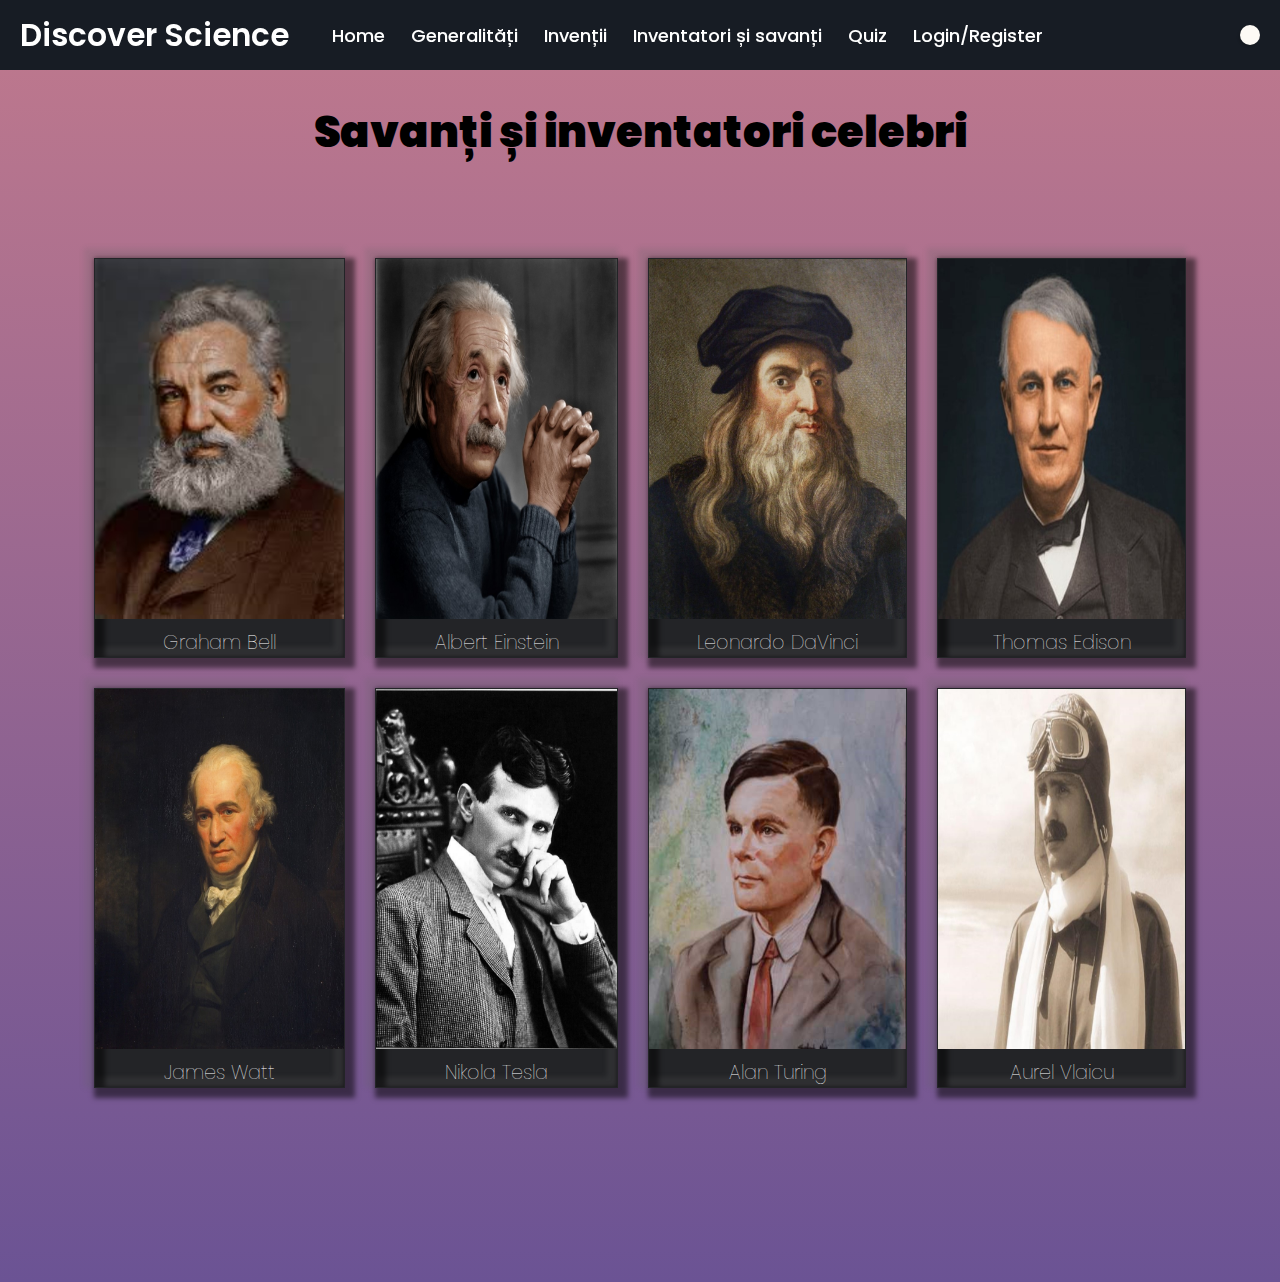
<file: inventatori-si-savanti.html>
<!DOCTYPE html>
<html lang="en">
<head>
    <meta charset="UTF-8">
    <meta http-equiv="X-UA-Compatible" content="IE=edge">
    <meta name="viewport" content="width=device-width, initial-scale=1.0">
    <title>Inventatori și savanți</title>
    <link rel="stylesheet" href="css/inventatori.css">
</head>
<body>
    <div class="wrapper">
        <nav>
            <input type="checkbox" id="show-search">
            <input type="checkbox" id="show-menu">
            <label for="show-menu" class="menu-icon">☰</label>
            <div class="content">
                <div class="logo"><a href="index.html"> Discover Science</a></div>
                <ul class="links">
                <li><a href="home.html">Home</a></li>
                <li>
                    <a href="generalitati.html" class="desktop-link">Generalități</a>
                    <input type="checkbox" id="show-generalitati">
                    <label for="show-generalitati">Generalități</label>
                    <ul>
                        <li>
                            <a href="generalitati.html#fizica" class="desktop-link">Fizică</a>
                            <input type="checkbox" id="show-items-fizica">
                            <label for="show-items-fizica">Fizică</label>
                            <ul>
                            <li><a href="generalitati.html#fizica">Albert Einstein</a></li>
                            <li><a href="generalitati.html#fizica">Isaac Newton</a></li>
                            <li><a href="generalitati.html#fizica">Daniel Gabriel Fahrenheit</a></li>
                            <li><a href="generalitati.html#fizica">Nikolaus Otto</a></li>
                            <li><a href="generalitati.html#fizica">Aurel Enache</a></li>
                            </ul>
                        </li>
                        <li>
                            <a href="generalitati.html#chimie" class="desktop-link">Chimie</a>
                            <input type="checkbox" id="show-items-chimie">
                            <label for="show-items-chimie">Chimie</label>
                            <ul>
                            <li><a href="generalitati.html#chimie">Petre Bogdan</a></li>
                            <li><a href="generalitati.html#chimie">Lazar Edeleanu</a></li>
                            <li><a href="generalitati.html#chimie">Sir Humphry Davy</a></li>
                            <li><a href="generalitati.html#chimie">Alfred Nobel</a></li>
                            </ul>
                        </li>
                        <li>
                            <a href="generalitati.html#aviatie" class="desktop-link">Aviație</a>
                            <input type="checkbox" id="show-items-aviatie">
                            <label for="show-items-aviatie">Aviație</label>
                            <ul>
                            <li><a href="generalitati.html#aviatie">Justin Capră</a></li>
                            <li><a href="generalitati.html#aviatie">Aurel Vlaicu</a></li>
                            <li><a href="generalitati.html#aviatie">Traian Vuia</a></li>
                            <li><a href="generalitati.html#aviatie">Frații Wright</a></li>
                            </ul>
                        </li>
                        <li>
                            <a href="generalitati.html#medicina" class="desktop-link">Medicină</a>
                            <input type="checkbox" id="show-items-medicina">
                            <label for="show-items-medicina">Medicină</label>
                            <ul>
                            <li><a href="generalitati.html#medicina">Victor Babeș</a></li>
                            <li><a href="generalitati.html#medicina">Wilhelm Conrad Rontgen</a></li>
                            <li><a href="generalitati.html#medicina">Rene Laennec</a></li>
                            <li><a href="generalitati.html#medicina">Alfred Nobel</a></li>
                            </ul>
                        </li>
                        <li>
                            <a href="generalitati.html#navigatie" class="desktop-link">Navigație</a>
                            <input type="checkbox" id="show-items-navigatie">
                            <label for="show-items-navigatie">Navigație</label>
                            <ul>
                            <li><a href="generalitati.html#navigatie">William Thompson</a></li>
                            <li><a href="generalitati.html#navigatie">David Bushnell</a></li>
                            <li><a href="generalitati.html#navigatie">Claude de Jouffroy</a></li>
                            <li><a href="generalitati.html#navigatie">Josef Resselt</a></li>
                            </ul>
                        </li>
                    </ul>
                </li> 
                <li>
                    <a href="inventii.html" class="desktop-link">Invenții</a>
                    <input type="checkbox" id="show-inventii">
                    <label for="show-inventii">Invenții</label>
                    <ul>
                        <li>
                            <a href="inventii.html#1600-1699" class="desktop-link">1600-1699</a>
                            <input type="checkbox" id="show-items-16">
                            <label for="show-items-16">1600-1699</label>
                            <ul>
                                <li><a href="inventii.html#telescop">Telescopul</a></li>
                            </ul>
                        </li>
                        <li>
                            <a href="inventii.html#1800-1899" class="desktop-link">1800-1899</a>
                            <input type="checkbox" id="show-items-18">
                            <label for="show-items-18">1800-1899</label>
                            <ul>
                                <li><a href="inventii.html#becul">Becul</a></li>
                                <li><a href="inventii.html#sunete">Aparatul de înregistrat sunete</a></li>
                                <li><a href="inventii.html#radio">Radioul</a></li>
                                <li><a href="inventii.html#filmat">Aparatul de filmat</a></li>
                                <li><a href="inventii.html#raze">Razele X</a></li>
                                <li><a href="inventii.html#automobil">Automobilul de serie</a></li>
                                <li><a href="inventii.html#stilou">Stiloul</a></li>
                            </ul>
                        </li>
                        <li>
                            <a href="inventii.html#1900-1999" class="desktop-link">1900-1999</a>
                            <input type="checkbox" id="show-items-19">
                            <label for="show-items-19">1900-1899</label>
                            <ul>
                                <li><a href="inventii.html#cibernetica">Cibernetica</a></li>
                                <li><a href="inventii.html#avion">Avionul</a></li>
                                <li><a href="inventii.html#vaccin">Vaccinul antiholeric</a></li>
                            </ul>
                        </li>
                        <li>
                            <a href="inventii.html#2014-2019" class="desktop-link">2014-2019</a>
                            <input type="checkbox" id="show-items-20">
                            <label for="show-items-20">2014-2019</label>
                            <ul>
                                <li><a href="inventii.html#rob">Robinetul care te ajută să economiseşti apă</a></li>
                                <li><a href="inventii.html#cada">Cada de baie sferică</a></li>
                                <li><a href="inventii.html#tast">Tastatura invizibilă</a></li>
                                <li><a href="inventii.html#lampa">Lampa făcută dintr-un butuc de copac</a></li>
                                <li><a href="inventii.html#drona">Drona cu autonomie mare</a></li>
                                <li><a href="inventii.html#vreme">Dispozitivul care arată cum va fi vremea mâine</a></li>
                            </ul>
                        </li>
                    </ul>
                </li>
                <li>
                    <a href="inventatori-si-savanti.html" class="desktop-link">Inventatori și savanți</a>
                    <input type="checkbox" id="show-inventatori">
                    <label for="show-inventatori">Inventatori și savanți</label>
                    <ul>
                    <li><a href="bell.html">Graham Bell</a></li>
                    <li><a href="albert.html">Albert Einstein</a></li>
                    <li><a href="davinci.html">Leonardo DaVinci</a></li>
                    <li><a href="edison.html">Thomas Edison</a></li>
                    <li><a href="watt.html">James Watt</a></li>
                    <li><a href="tesla.html">Nikola Tesla</a></li>
                    <li><a href="alan.html">Alan Turing</a></li>
                    <li><a href="vlaicu.html">Aurel Vlaicu</a></li>
                    </ul>
                </li>
                <li><a href="quiz.html">Quiz</a></li>
                <li><a href="register-login.html">Login/Register</a></li>
                </ul>
            </div>
            <label for="show-search" class="search-icon"></label>
            <form action="#" class="search-box">
                <input type="text" placeholder="Type Something to Search..." required>
                <button type="submit" class="go-icon">→</button>
            </form>
        </nav>
    </div>
<main>
    <section class="tabelul">
         <h2 class="title"><b>Savanți și inventatori celebri</b></h2>
         <table>
            <tr>
                <td><a href = "bell.html">
                  <img src="img/om2/bell1.jpg" alt="Graham Bell photo">
                  <h2>Graham Bell</h2>
                </a></td>
                <td><a href = "albert.html">
                    <img src="img/om1/albert1.jpg" alt="Albert Einstein photo">
                    <h2>Albert Einstein</h2>
                  </a></td>
                  <td><a href = "davinci.html">
                    <img src="img/om3/davinci.jpeg" alt="Leonardo DaVinci photo">
                    <h2>Leonardo DaVinci</h2>
                  </a></td>
                  <td><a href = "edison.html">
                    <img src="img/om4/edison.jpg" alt="Thomas Edison photo">
                    <h2>Thomas Edison</h2>
                  </a></td>
            </tr>
            <tr>
                <td><a href ="watt.html">
                    <img src="img/om5/watt.jpg" alt="James Watt photo">
                    <h2>James Watt</h2>
                  </a></td>
                  <td><a href = "tesla.html">
                    <img src="img/om6/tesla.jpg" alt="Nikola Tesla photo">
                    <h2>Nikola Tesla</h2>
                  </a></td>
                  <td><a href = "alan.html">
                    <img src="img/om7/alan.jpg" alt="Alan Turing photo">
                    <h2>Alan Turing</h2>
                  </a></td>
                  <td><a href = "vlaicu.html">
                    <img src="img/om8/vlaicu.jpg" alt="Aurel Vlaicu photo">
                    <h2>Aurel Vlaicu</h2>
                  </a></td>
            </tr>
          </table>
    </section>
    
</main>
</body>
</html>
</file>
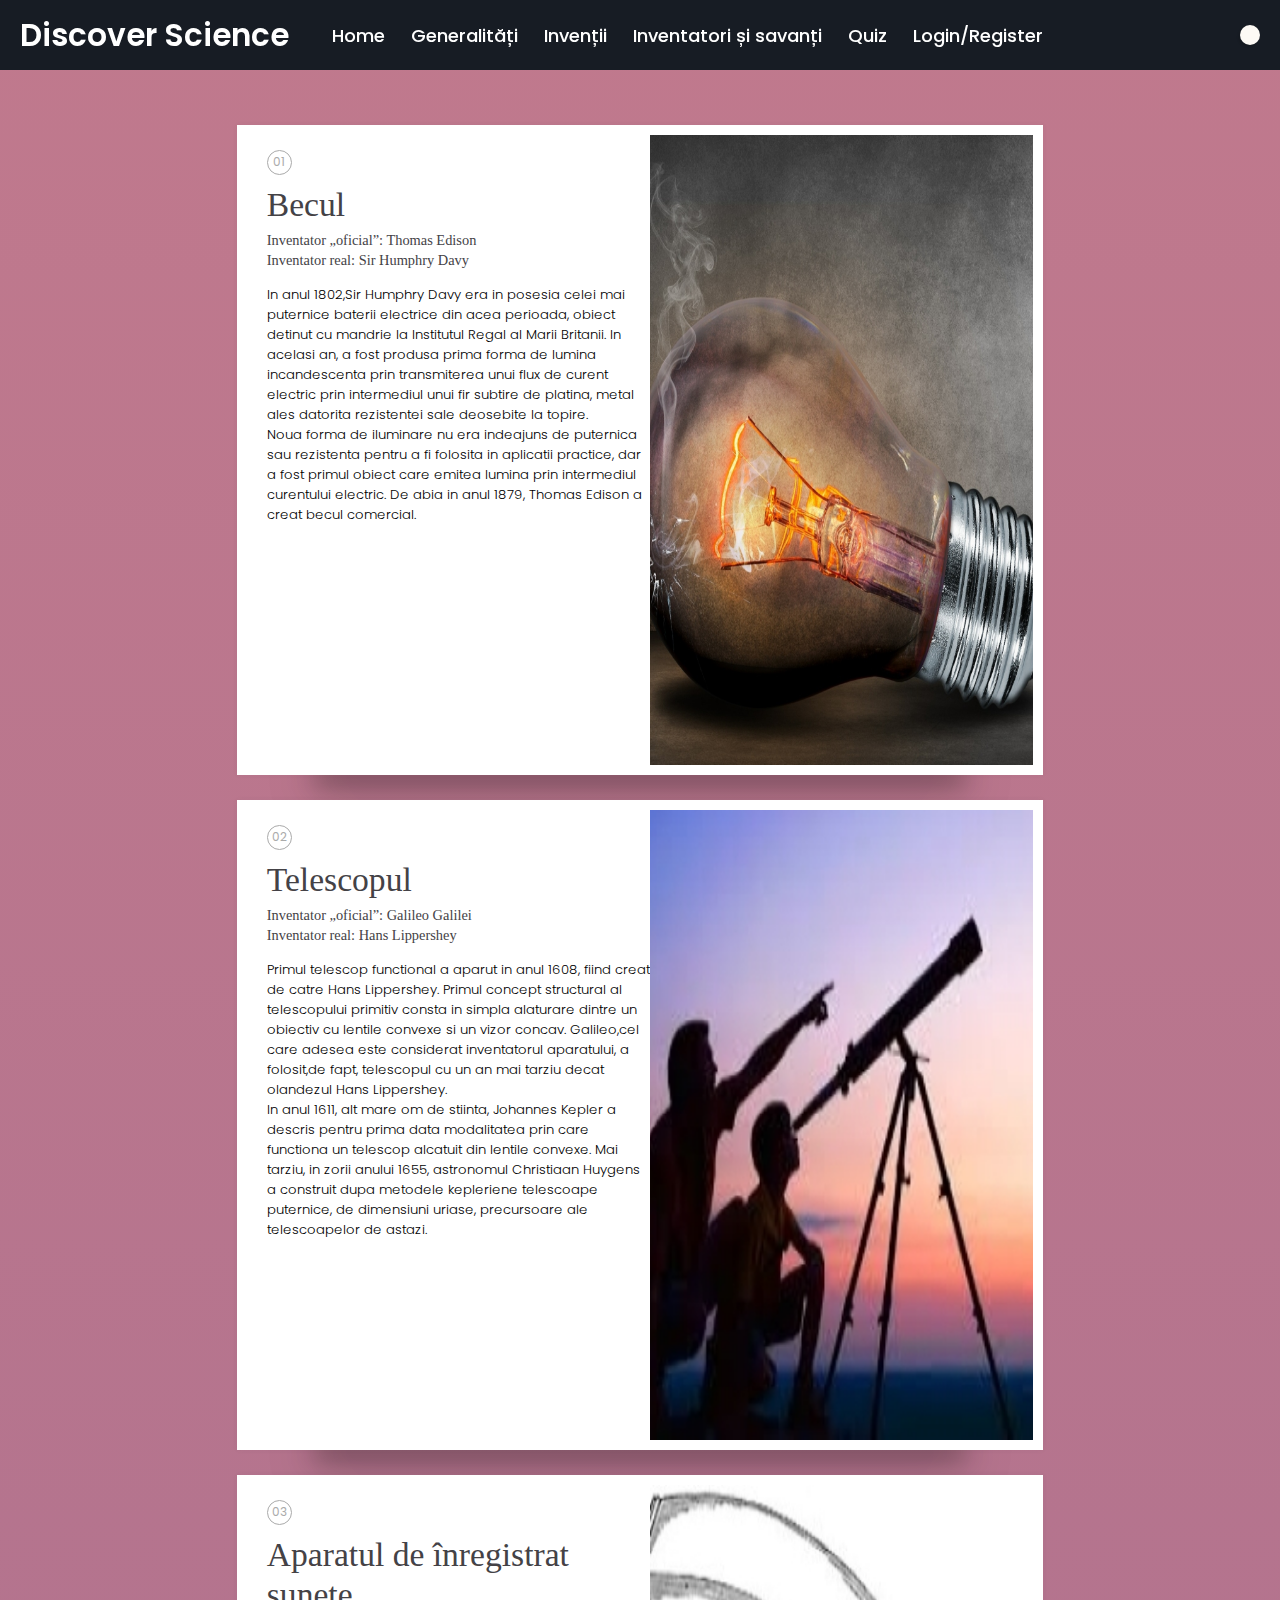
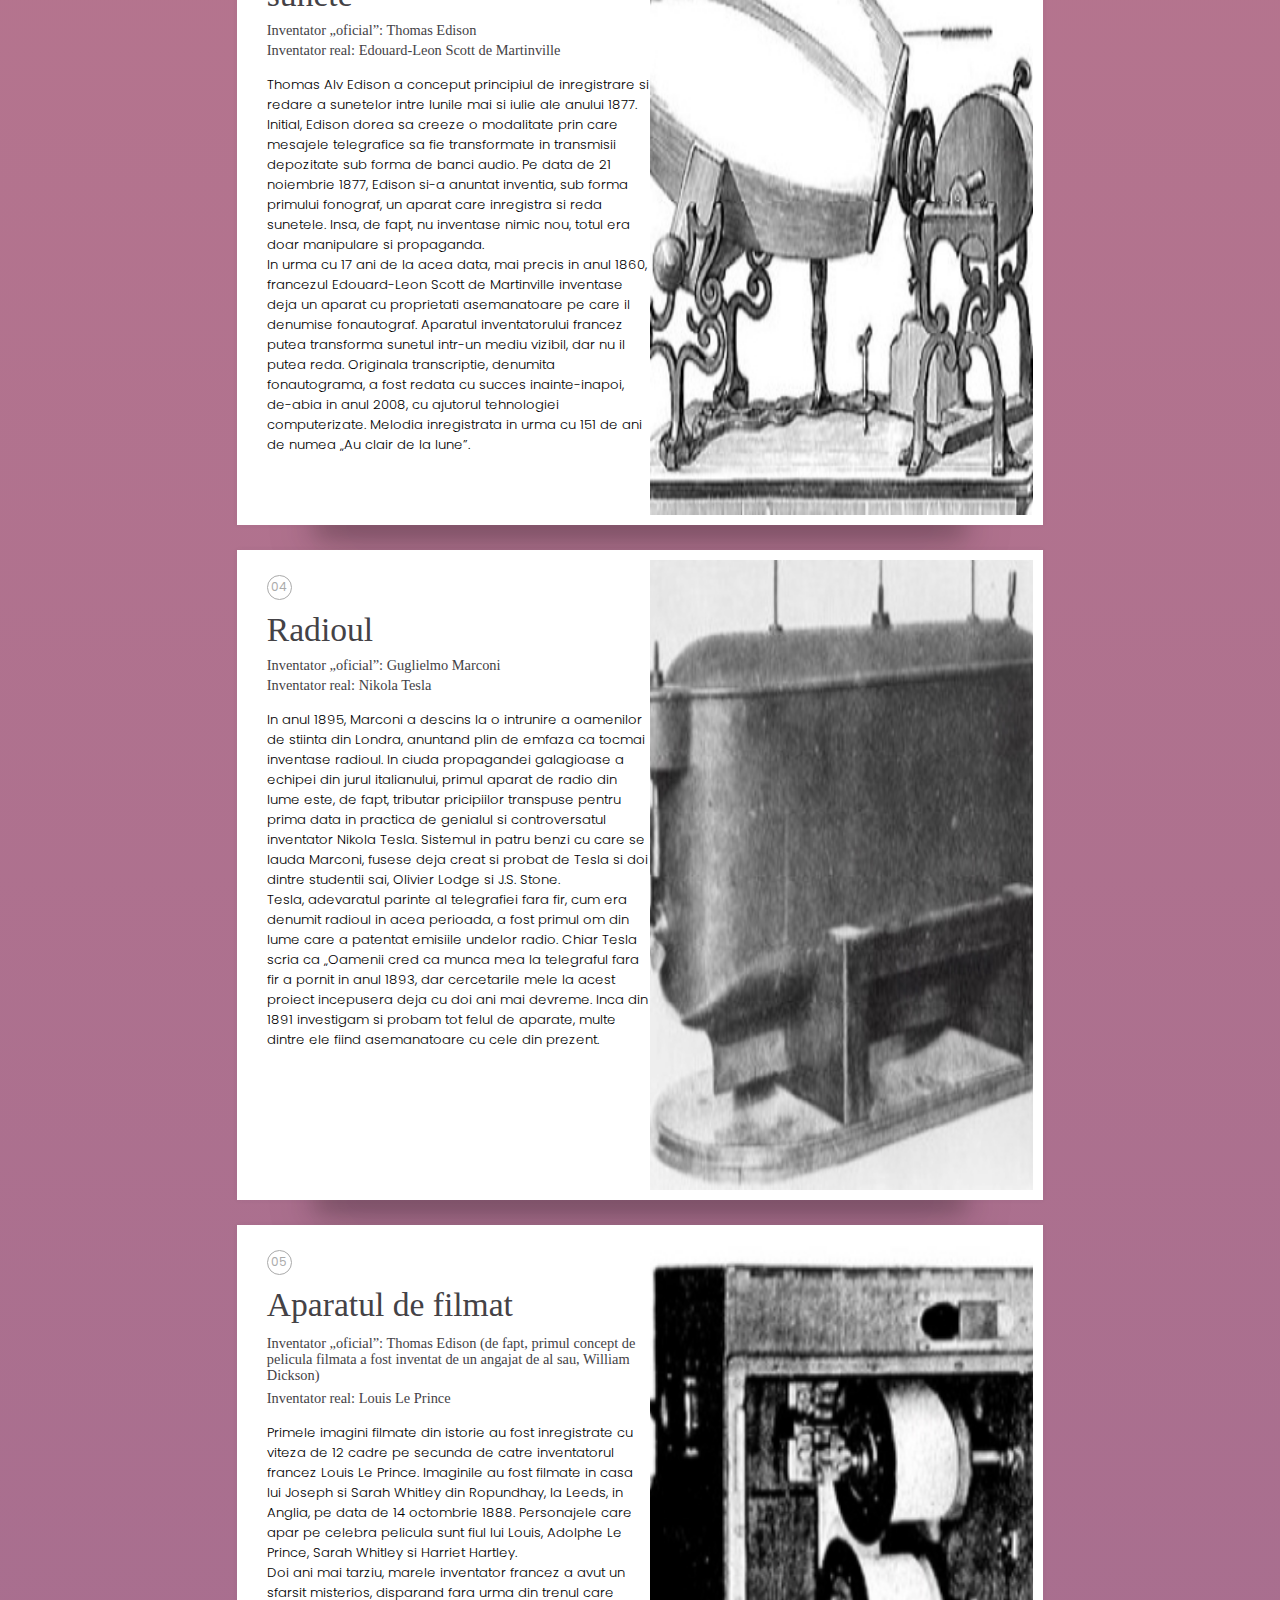
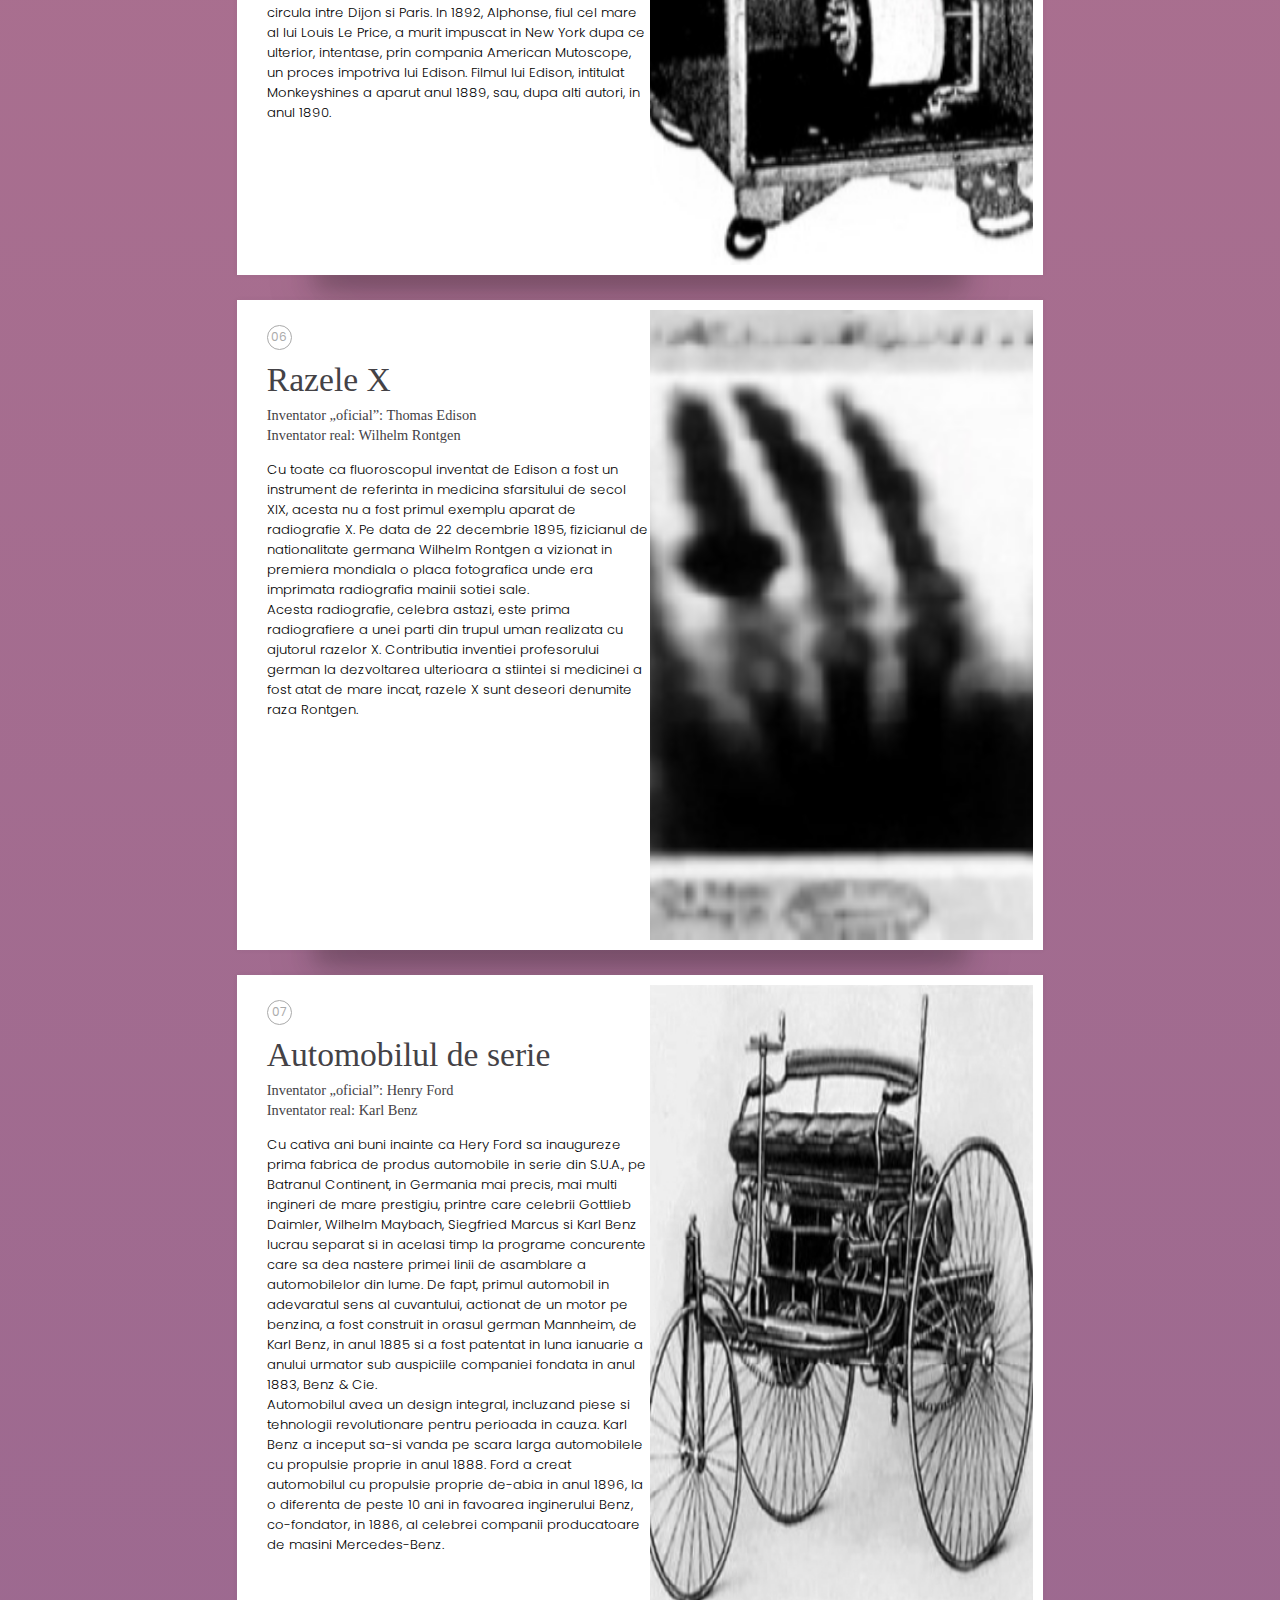
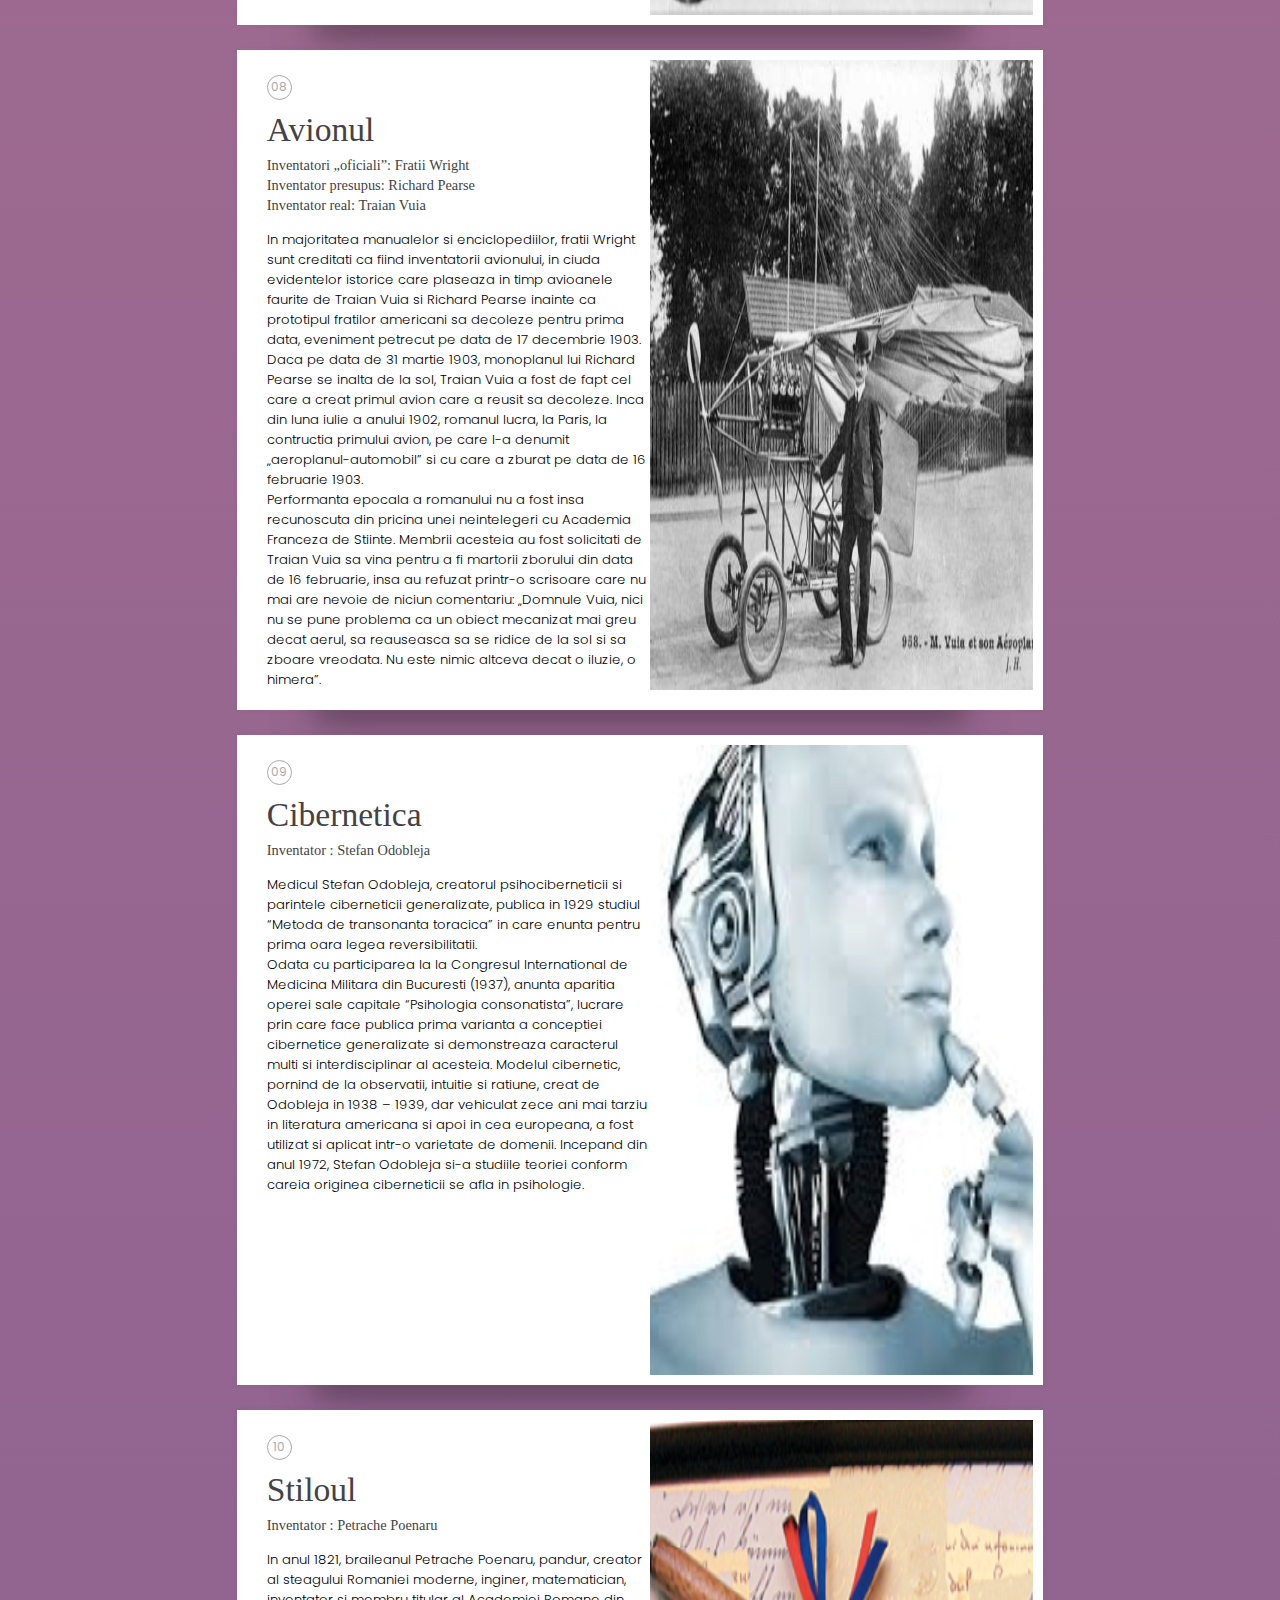
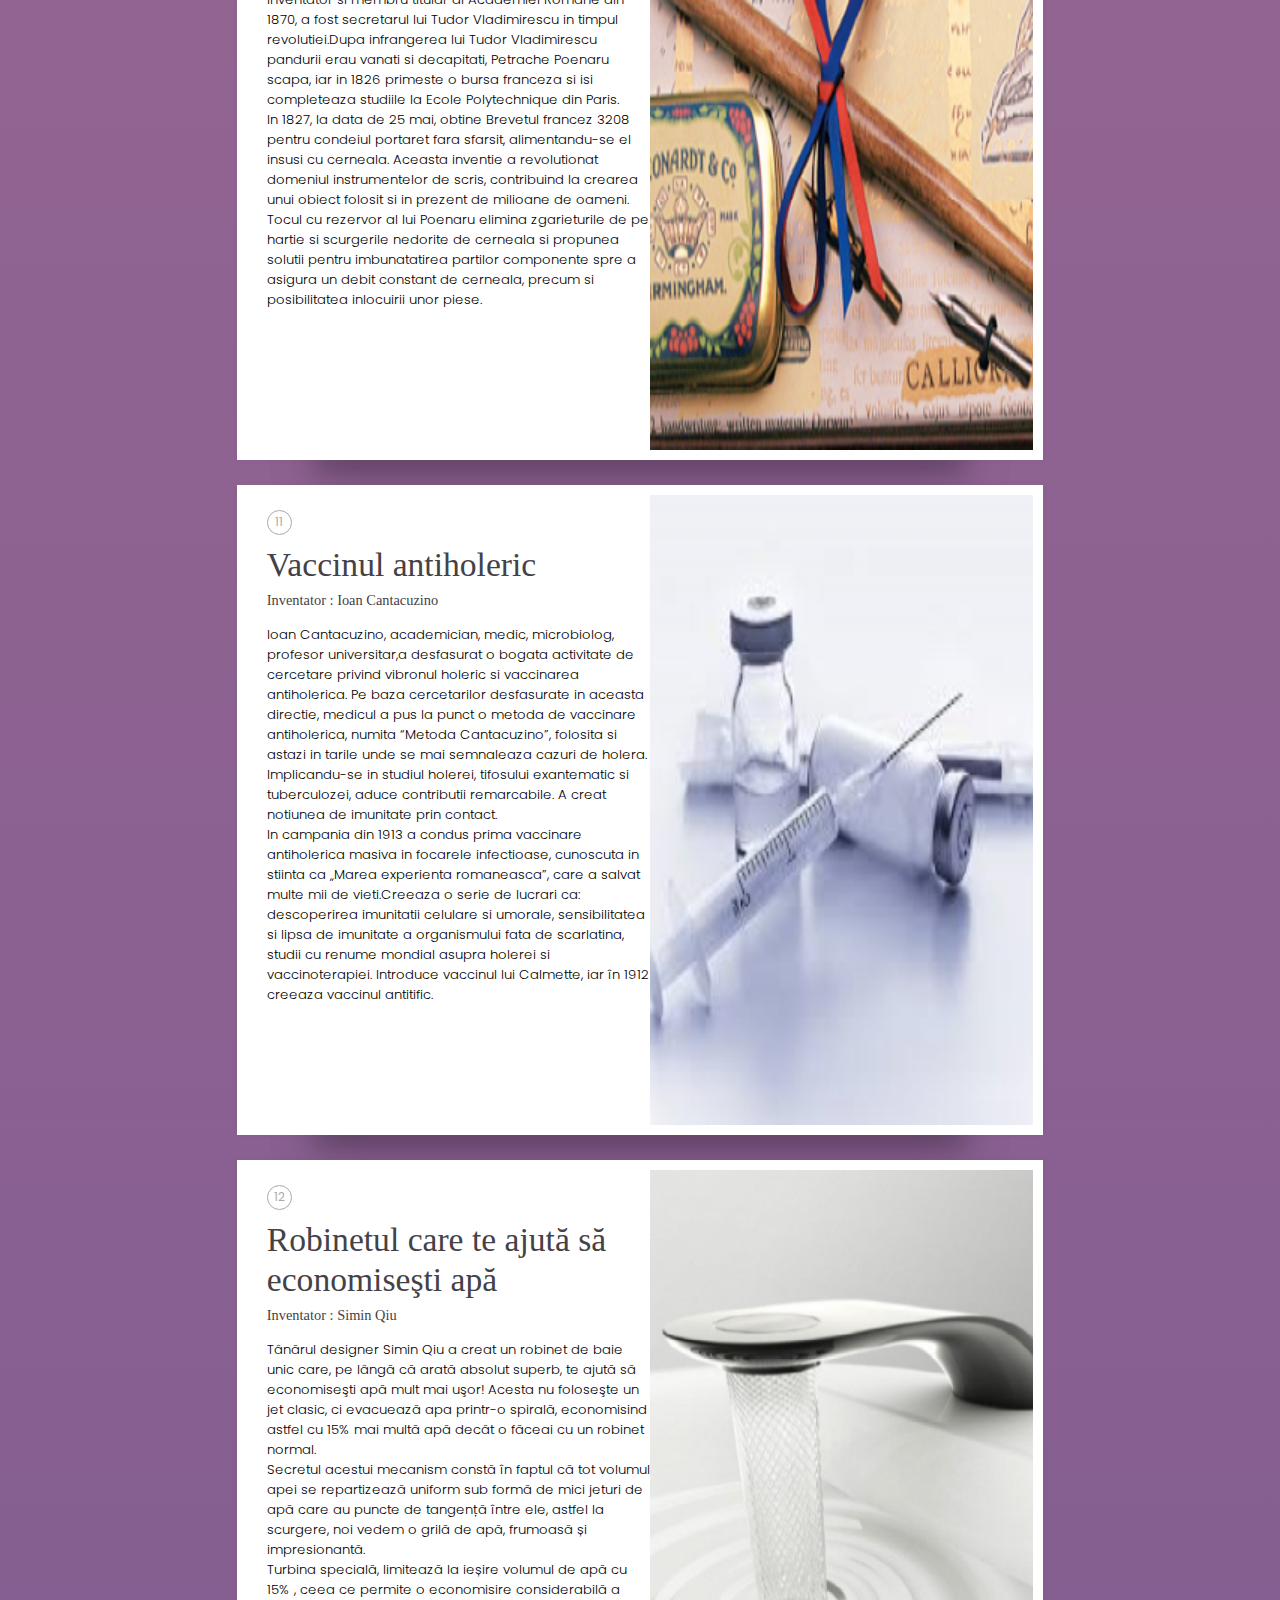
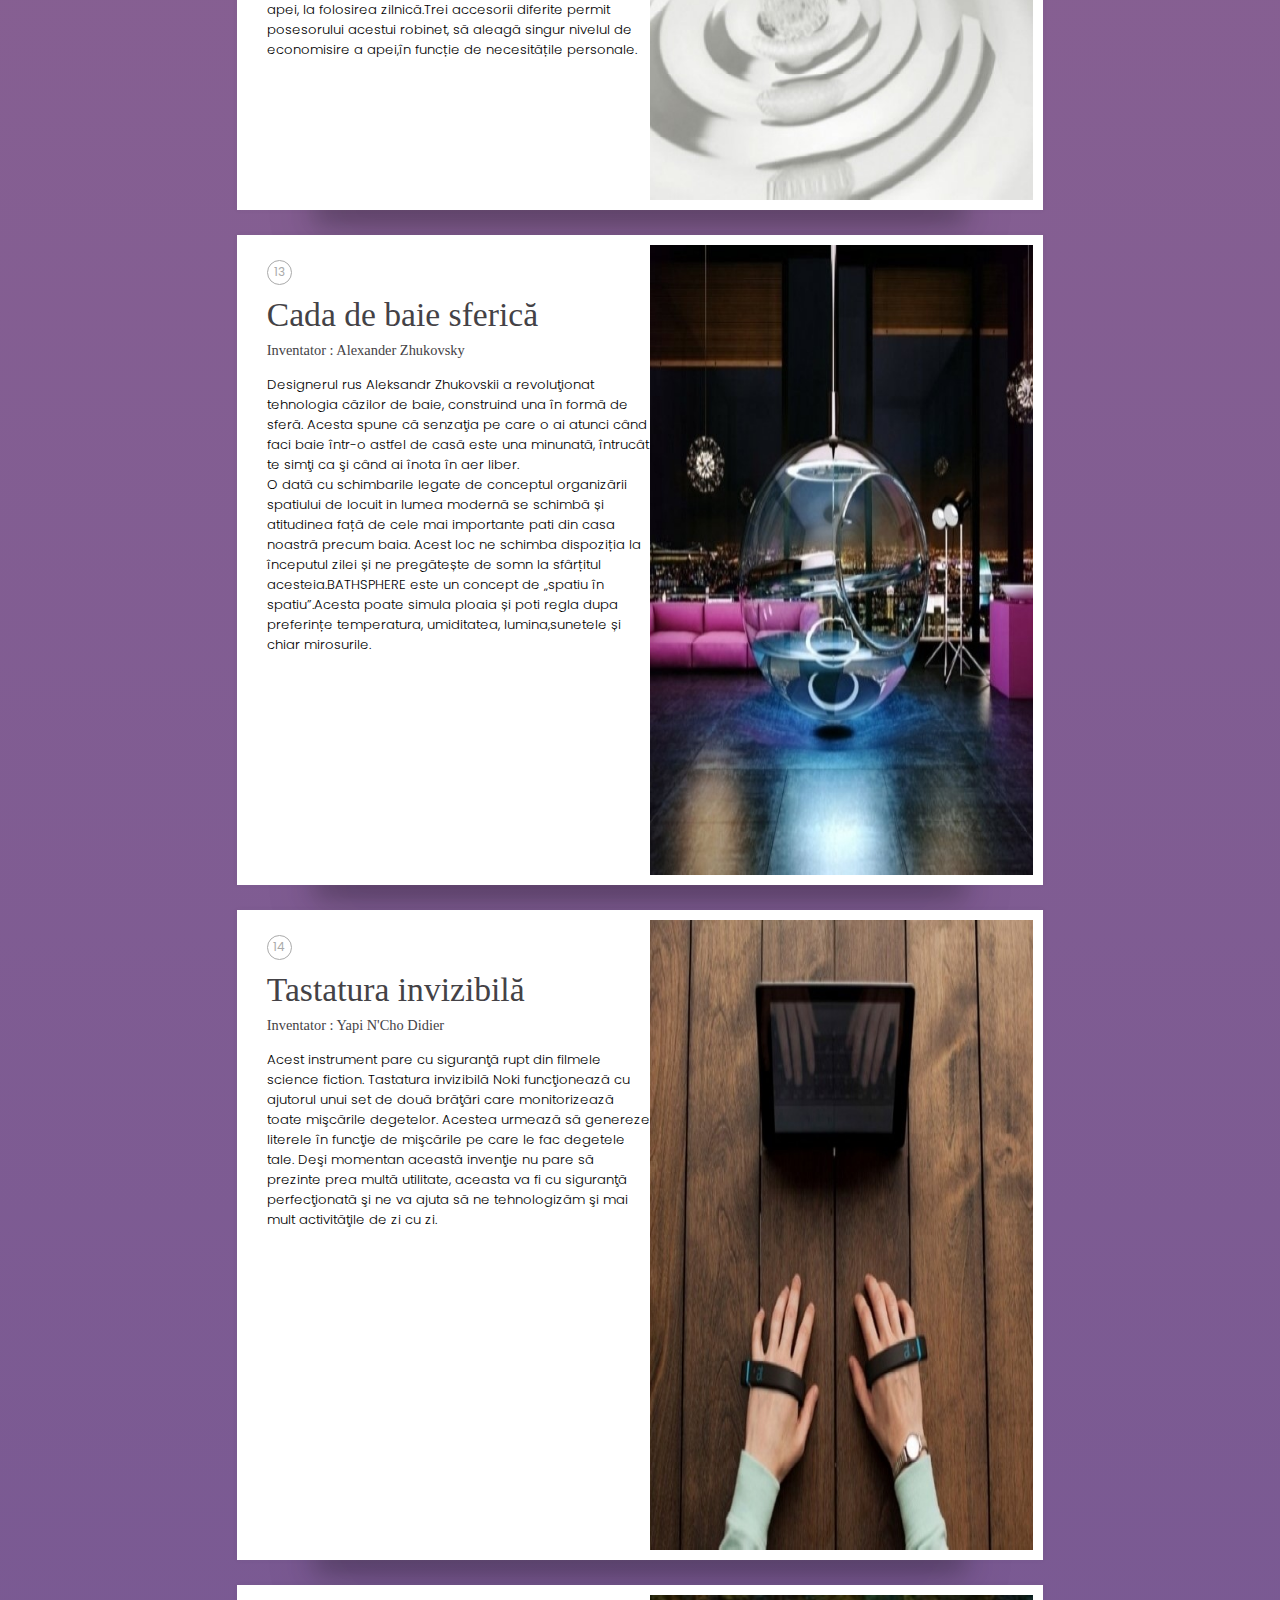
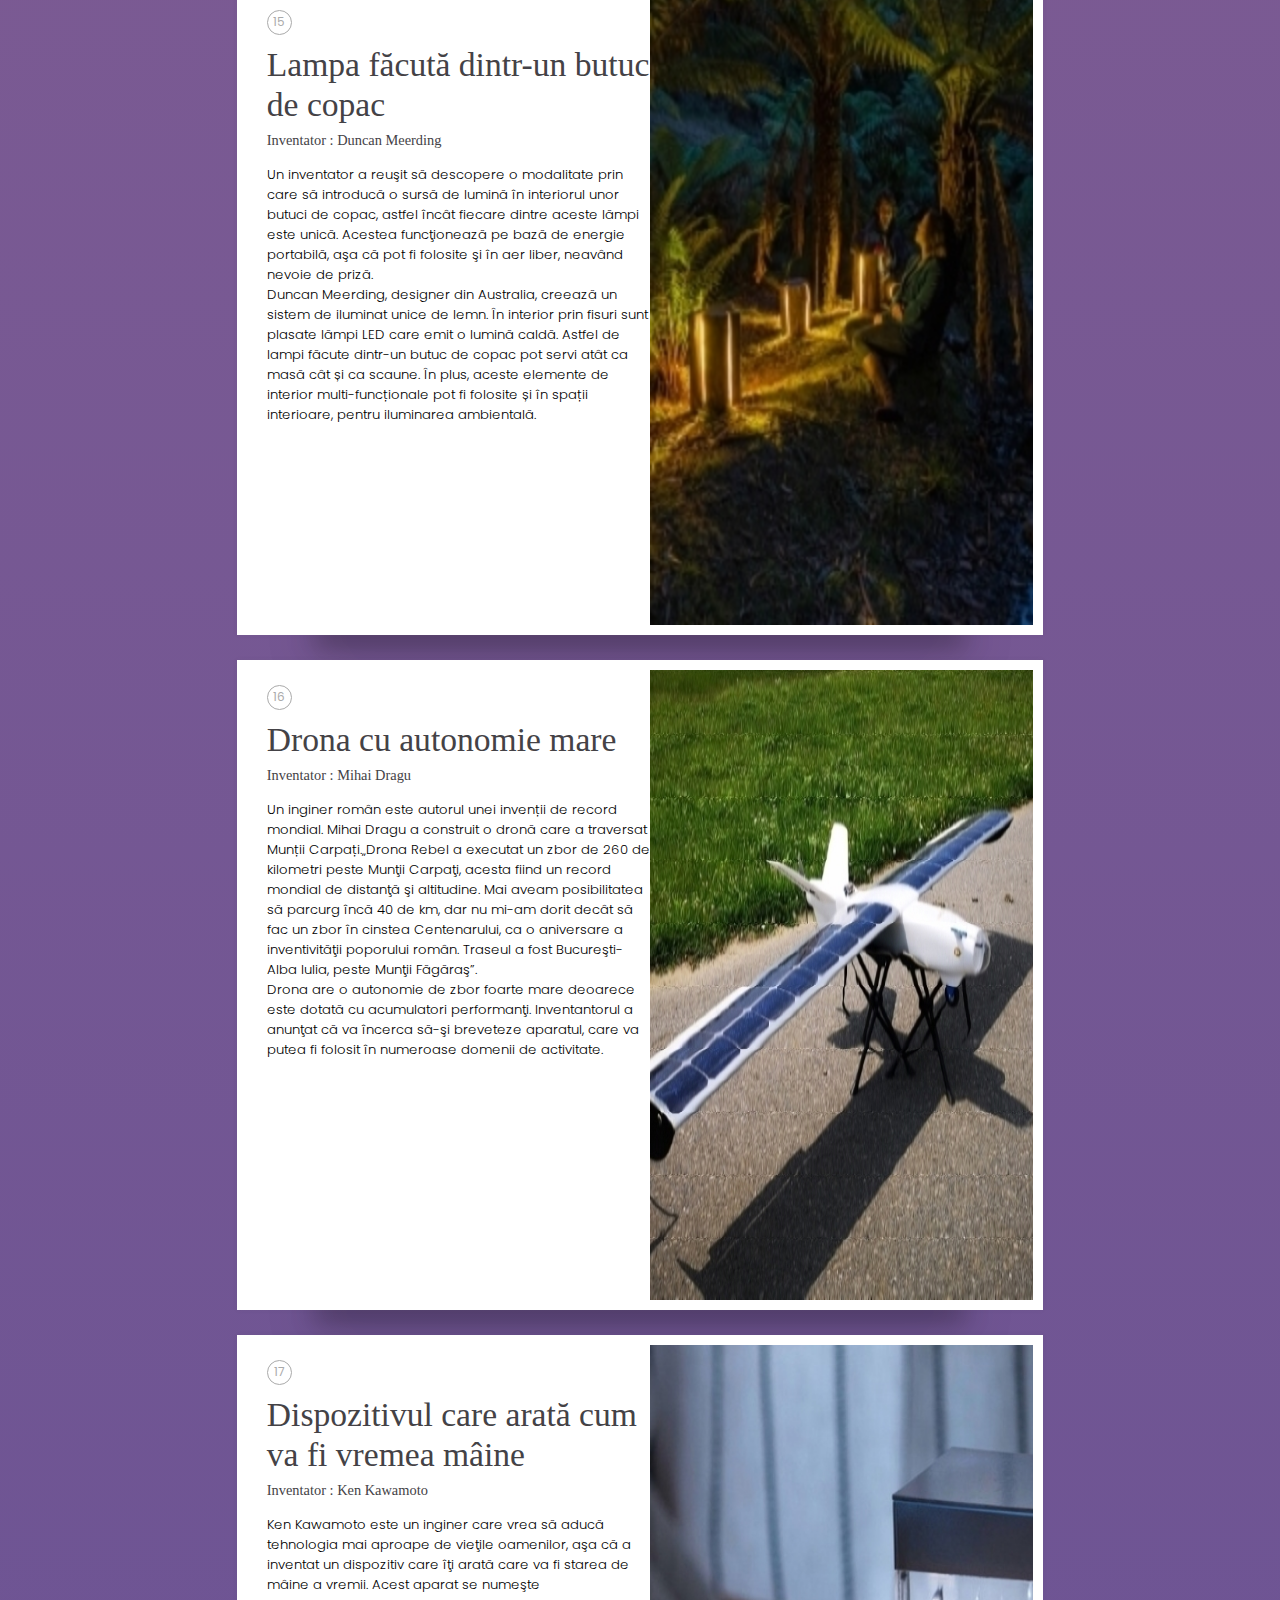
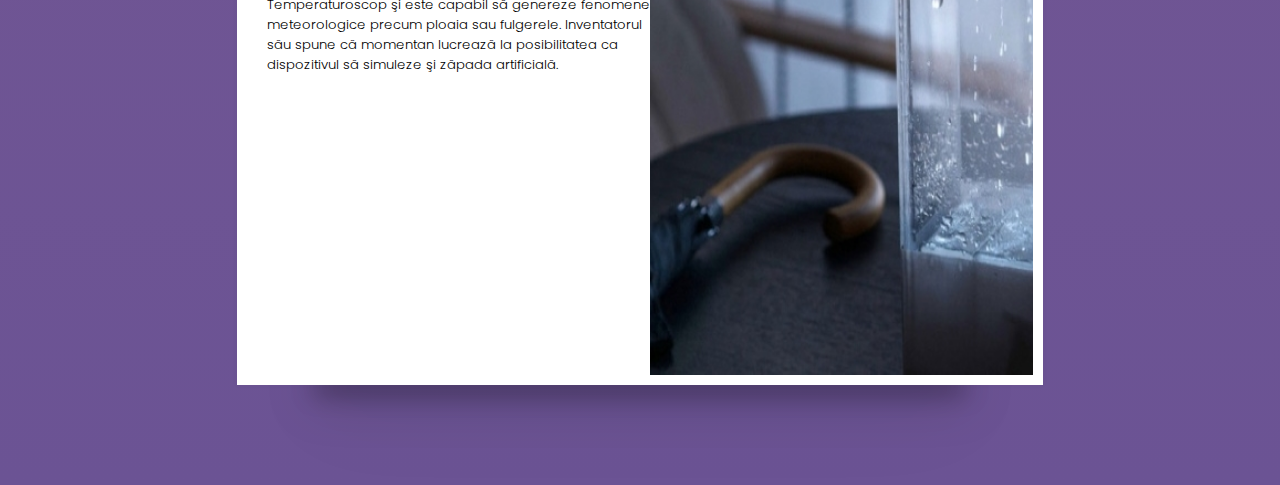
<file: inventii.html>
<!DOCTYPE html>
<html lang="ro">
<head>
    <meta charset="UTF-8">
    <meta http-equiv="X-UA-Compatible" content="IE=edge">
    <meta name="viewport" content="width=device-width, initial-scale=1.0">
    <title>Invenții</title>
    <link rel="stylesheet" href="css/inventii.css">
</head>
<body>
    <div class="wrapper">
        <nav>
            <input type="checkbox" id="show-search">
            <input type="checkbox" id="show-menu">
            <label for="show-menu" class="menu-icon">☰</label>
            <div class="content">
                <div class="logo"><a href="index.html"> Discover Science</a></div>
                <ul class="links">
                <li><a href="home.html">Home</a></li>
                <li>
                    <a href="generalitati.html" class="desktop-link">Generalități</a>
                    <input type="checkbox" id="show-generalitati">
                    <label for="show-generalitati">Generalități</label>
                    <ul>
                        <li>
                            <a href="generalitati.html#fizica" class="desktop-link">Fizică</a>
                            <input type="checkbox" id="show-items-fizica">
                            <label for="show-items-fizica">Fizică</label>
                            <ul>
                            <li><a href="generalitati.html#fizica">Albert Einstein</a></li>
                            <li><a href="generalitati.html#fizica">Isaac Newton</a></li>
                            <li><a href="generalitati.html#fizica">Daniel Gabriel Fahrenheit</a></li>
                            <li><a href="generalitati.html#fizica">Nikolaus Otto</a></li>
                            <li><a href="generalitati.html#fizica">Aurel Enache</a></li>
                            </ul>
                        </li>
                        <li>
                            <a href="generalitati.html#chimie" class="desktop-link">Chimie</a>
                            <input type="checkbox" id="show-items-chimie">
                            <label for="show-items-chimie">Chimie</label>
                            <ul>
                            <li><a href="generalitati.html#chimie">Petre Bogdan</a></li>
                            <li><a href="generalitati.html#chimie">Lazar Edeleanu</a></li>
                            <li><a href="generalitati.html#chimie">Sir Humphry Davy</a></li>
                            <li><a href="generalitati.html#chimie">Alfred Nobel</a></li>
                            </ul>
                        </li>
                        <li>
                            <a href="generalitati.html#aviatie" class="desktop-link">Aviație</a>
                            <input type="checkbox" id="show-items-aviatie">
                            <label for="show-items-aviatie">Aviație</label>
                            <ul>
                            <li><a href="generalitati.html#aviatie">Justin Capră</a></li>
                            <li><a href="generalitati.html#aviatie">Aurel Vlaicu</a></li>
                            <li><a href="generalitati.html#aviatie">Traian Vuia</a></li>
                            <li><a href="generalitati.html#aviatie">Frații Wright</a></li>
                            </ul>
                        </li>
                        <li>
                            <a href="generalitati.html#medicina" class="desktop-link">Medicină</a>
                            <input type="checkbox" id="show-items-medicina">
                            <label for="show-items-medicina">Medicină</label>
                            <ul>
                            <li><a href="generalitati.html#medicina">Victor Babeș</a></li>
                            <li><a href="generalitati.html#medicina">Wilhelm Conrad Rontgen</a></li>
                            <li><a href="generalitati.html#medicina">Rene Laennec</a></li>
                            <li><a href="generalitati.html#medicina">Alfred Nobel</a></li>
                            </ul>
                        </li>
                        <li>
                            <a href="generalitati.html#navigatie" class="desktop-link">Navigație</a>
                            <input type="checkbox" id="show-items-navigatie">
                            <label for="show-items-navigatie">Navigație</label>
                            <ul>
                            <li><a href="generalitati.html#navigatie">William Thompson</a></li>
                            <li><a href="generalitati.html#navigatie">David Bushnell</a></li>
                            <li><a href="generalitati.html#navigatie">Claude de Jouffroy</a></li>
                            <li><a href="generalitati.html#navigatie">Josef Resselt</a></li>
                            </ul>
                        </li>
                    </ul>
                </li> 
                <li>
                    <a href="inventii.html" class="desktop-link">Invenții</a>
                    <input type="checkbox" id="show-inventii">
                    <label for="show-inventii">Invenții</label>
                    <ul>
                        <li>
                            <a href="inventii.html#1600-1699" class="desktop-link">1600-1699</a>
                            <input type="checkbox" id="show-items-16">
                            <label for="show-items-16">1600-1699</label>
                            <ul>
                                <li><a href="inventii.html#telescop">Telescopul</a></li>
                            </ul>
                        </li>
                        <li>
                            <a href="inventii.html#1800-1899" class="desktop-link">1800-1899</a>
                            <input type="checkbox" id="show-items-18">
                            <label for="show-items-18">1800-1899</label>
                            <ul>
                                <li><a href="inventii.html#becul">Becul</a></li>
                                <li><a href="inventii.html#sunete">Aparatul de înregistrat sunete</a></li>
                                <li><a href="inventii.html#radio">Radioul</a></li>
                                <li><a href="inventii.html#filmat">Aparatul de filmat</a></li>
                                <li><a href="inventii.html#raze">Razele X</a></li>
                                <li><a href="inventii.html#automobil">Automobilul de serie</a></li>
                                <li><a href="inventii.html#stilou">Stiloul</a></li>
                            </ul>
                        </li>
                        <li>
                            <a href="inventii.html#1900-1999" class="desktop-link">1900-1999</a>
                            <input type="checkbox" id="show-items-19">
                            <label for="show-items-19">1900-1899</label>
                            <ul>
                                <li><a href="inventii.html#cibernetica">Cibernetica</a></li>
                                <li><a href="inventii.html#avion">Avionul</a></li>
                                <li><a href="inventii.html#vaccin">Vaccinul antiholeric</a></li>
                            </ul>
                        </li>
                        <li>
                            <a href="inventii.html#2014-2019" class="desktop-link">2014-2019</a>
                            <input type="checkbox" id="show-items-20">
                            <label for="show-items-20">2014-2019</label>
                            <ul>
                                <li><a href="inventii.html#rob">Robinetul care te ajută să economiseşti apă</a></li>
                                <li><a href="inventii.html#cada">Cada de baie sferică</a></li>
                                <li><a href="inventii.html#tast">Tastatura invizibilă</a></li>
                                <li><a href="inventii.html#lampa">Lampa făcută dintr-un butuc de copac</a></li>
                                <li><a href="inventii.html#drona">Drona cu autonomie mare</a></li>
                                <li><a href="inventii.html#vreme">Dispozitivul care arată cum va fi vremea mâine</a></li>
                            </ul>
                        </li>
                    </ul>
                </li>
                <li>
                    <a href="inventatori-si-savanti.html" class="desktop-link">Inventatori și savanți</a>
                    <input type="checkbox" id="show-inventatori">
                    <label for="show-inventatori">Inventatori și savanți</label>
                    <ul>
                    <li><a href="bell.html">Graham Bell</a></li>
                    <li><a href="albert.html">Albert Einstein</a></li>
                    <li><a href="davinci.html">Leonardo DaVinci</a></li>
                    <li><a href="edison.html">Thomas Edison</a></li>
                    <li><a href="watt.html">James Watt</a></li>
                    <li><a href="tesla.html">Nikola Tesla</a></li>
                    <li><a href="alan.html">Alan Turing</a></li>
                    <li><a href="vlaicu.html">Aurel Vlaicu</a></li>
                    </ul>
                </li>
                <li><a href="quiz.html">Quiz</a></li>
                <li><a href="register-login.html">Login/Register</a></li>
                </ul>
            </div>
            <label for="show-search" class="search-icon"></label>
            <form action="#" class="search-box">
                <input type="text" placeholder="Type Something to Search..." required>
                <button type="submit" class="go-icon">→</button>
            </form>
        </nav>
    </div>
   
    <main>
        <section class="content-inv">
            <div id="becul" class="card-container">
                <div class="card u-clearfix">
                    <div class="card-body">
                            <span class="card-number card-circle subtle">01</span>
                            <h2 class="card-title">Becul</h2>
                            <p class="card-p">Inventator „oficial”: Thomas Edison</p>
                            <p class="card-p">Inventator real: Sir Humphry Davy</p>
                            <span class="card-description subtle">In anul 1802,Sir Humphry Davy era in posesia celei mai 
                                puternice baterii electrice din acea perioada, obiect detinut cu
                                mandrie la Institutul Regal al Marii Britanii. In acelasi an, a
                                fost produsa prima forma de lumina incandescenta prin transmiterea
                                unui flux de curent electric prin intermediul unui fir subtire de
                                platina, metal ales datorita rezistentei sale deosebite la
                                topire.<br>Noua forma de iluminare nu era indeajuns de puternica sau
                                rezistenta pentru a fi folosita in aplicatii practice, dar a fost
                                primul obiect care emitea lumina prin intermediul curentului
                                electric. De abia in anul 1879, Thomas Edison a creat becul
                                comercial.</span>
                    </div>
                    <img src="img/inventii/becul.jpg" alt="bec" class="card-media" />
                </div>
                <div class="card-shadow"></div>
            </div>
            <div id="telescop" class="card-container">
                <div class="card u-clearfix">
                    <div class="card-body">
                            <span class="card-number card-circle subtle">02</span>
                            <h2 class="card-title">Telescopul</h2>
                            <p class="card-p"> Inventator „oficial”: Galileo Galilei</p>
                            <p class="card-p">Inventator real: Hans Lippershey</p>
                            <span class="card-description subtle">Primul telescop functional a aparut in anul 1608, fiind creat de
                                catre Hans Lippershey. Primul concept structural al telescopului 
                                primitiv consta in simpla alaturare dintre un obiectiv cu lentile 
                                convexe si un vizor concav. Galileo,cel care adesea este considerat
                                inventatorul aparatului, a folosit,de fapt, telescopul cu un an mai
                                tarziu decat olandezul Hans Lippershey.<br>In anul 1611, alt mare om de stiinta, Johannes Kepler a descris
                                pentru prima data modalitatea prin care functiona un telescop
                                alcatuit din lentile convexe. Mai tarziu, in zorii anului 1655,
                                astronomul Christiaan Huygens a construit dupa metodele kepleriene
                                telescoape puternice, de dimensiuni uriase, precursoare ale
                                telescoapelor de astazi.</span>
                    </div>
                <img src="img/inventii/telescop.jpg" alt="telescop" class="card-media" />
                </div>
                <div class="card-shadow"></div>
            </div>
            <div id="sunete" class="card-container">
                <div class="card u-clearfix">
                    <div class="card-body">
                            <span class="card-number card-circle subtle">03</span>
                            <h2 class="card-title">Aparatul de înregistrat sunete</h2>
                            <p class="card-p">Inventator „oficial”: Thomas Edison</p>
                            <p class="card-p">Inventator real: Edouard-Leon Scott de Martinville</p>
                            <span class="card-description subtle"> Thomas Alv Edison a conceput principiul de inregistrare si
                                redare a sunetelor intre lunile mai si iulie ale anului 1877.
                                Initial, Edison dorea sa creeze o modalitate prin care mesajele
                                telegrafice sa fie transformate in transmisii depozitate sub forma
                                de banci audio. Pe data de 21 noiembrie 1877, Edison si-a anuntat
                                inventia, sub forma primului fonograf, un aparat care inregistra si
                                reda sunetele. Insa, de fapt, nu inventase nimic nou, totul era
                                doar manipulare si propaganda.<br>In urma cu 17 ani de la acea data, mai precis in anul 1860,
                                francezul Edouard-Leon Scott de Martinville inventase deja un
                                aparat cu proprietati asemanatoare pe care il denumise fonautograf.
                                Aparatul inventatorului francez putea transforma sunetul intr-un
                                mediu vizibil, dar nu il putea reda. Originala transcriptie,
                                denumita fonautograma, a fost redata cu succes inainte-inapoi,
                                de-abia in anul 2008, cu ajutorul tehnologiei computerizate.
                                Melodia inregistrata in urma cu 151 de ani de numea „Au clair de la
                                lune”.</span>
                    </div>
                <img src="img/inventii/aparatul-de-înregistrat-sunete.jpg" alt="aparatul-de-înregistrat-sunete" class="card-media" />
                </div>
                <div class="card-shadow"></div>
            </div>
            <div id="radio" class="card-container">
                <div class="card u-clearfix">
                    <div class="card-body">
                            <span class="card-number card-circle subtle">04</span>
                            <h2 class="card-title">Radioul</h2>
                            <p class="card-p">Inventator „oficial”: Guglielmo Marconi</p>
                            <p class="card-p"> Inventator real: Nikola Tesla</p>
                            <span class="card-description subtle"> In anul 1895, Marconi a descins la o intrunire a oamenilor de
                                stiinta din Londra, anuntand plin de emfaza ca tocmai inventase
                                radioul. In ciuda propagandei galagioase a echipei din jurul
                                italianului, primul aparat de radio din lume este, de fapt,
                                tributar pricipiilor transpuse pentru prima data in practica de
                                genialul si controversatul inventator
                                Nikola Tesla. Sistemul in patru benzi cu care se lauda
                                Marconi, fusese deja creat si probat de Tesla si doi dintre
                                studentii sai, Olivier Lodge si J.S. Stone.<br> Tesla, adevaratul parinte al telegrafiei fara fir, cum era
                                denumit radioul in acea perioada, a fost primul om din lume care a
                                patentat emisiile undelor radio. Chiar Tesla scria ca „Oamenii cred
                                ca munca mea la telegraful fara fir a pornit in anul 1893, dar
                                cercetarile mele la acest proiect incepusera deja cu doi ani mai
                                devreme. Inca din 1891 investigam si probam tot felul de aparate,
                                multe dintre ele fiind asemanatoare cu cele din prezent.</span>
                    </div>
                <img src="img/inventii/radioul.jpg" alt="radio" class="card-media" />
                </div>
                <div class="card-shadow"></div>
            </div>
            <div id="filmat" class="card-container">
                <div class="card u-clearfix">
                    <div class="card-body">
                            <span class="card-number card-circle subtle">05</span>
                            <h2 class="card-title">Aparatul de filmat</h2>
                            <p class="card-p1">Inventator „oficial”: Thomas Edison (de fapt, primul concept de
                                pelicula filmata a fost inventat de un angajat de al
                                sau, William Dickson)</p>
                            <p class="card-p">Inventator real: Louis Le Prince</p>
                            <span class="card-description subtle"> Primele imagini filmate din istorie au fost inregistrate cu
                                viteza de 12 cadre pe secunda de catre inventatorul francez Louis
                                Le Prince. Imaginile au fost filmate in casa lui Joseph si Sarah
                                Whitley din Ropundhay, la Leeds, in Anglia, pe data de 14 octombrie
                                1888. Personajele care apar pe celebra pelicula sunt fiul lui
                                Louis, Adolphe Le Prince, Sarah Whitley si Harriet Hartley.<br> Doi ani mai tarziu, marele inventator francez a avut un sfarsit
                                misterios, disparand fara urma din trenul care circula intre Dijon
                                si Paris. In 1892, Alphonse, fiul cel mare al lui Louis Le Price, a
                                murit impuscat in New York dupa ce ulterior, intentase, prin
                                compania American Mutoscope, un proces impotriva lui Edison. Filmul
                                lui Edison, intitulat Monkeyshines a aparut anul 1889, sau, dupa
                                alti autori, in anul 1890.</span>
                    </div>
                <img src="img/inventii/aparatul-de-filmat.jpg" alt="aparatul-de-filmat" class="card-media" />
                </div>
                <div class="card-shadow"></div>
            </div>
            <div id="raze" class="card-container">
                <div class="card u-clearfix">
                    <div class="card-body">
                            <span class="card-number card-circle subtle">06</span>
                            <h2 class="card-title">Razele X</h2>
                            <p class="card-p"> Inventator „oficial”: Thomas Edison</p>
                            <p class="card-p">Inventator real: Wilhelm Rontgen</p>
                            <span class="card-description subtle">
                                Cu toate ca fluoroscopul inventat de Edison a fost un instrument
                                de referinta in medicina sfarsitului de secol XIX, acesta nu a fost
                                primul exemplu aparat de radiografie X. Pe data de 22 decembrie
                                1895, fizicianul de nationalitate germana Wilhelm Rontgen a
                                vizionat in premiera mondiala o placa fotografica unde era
                                imprimata radiografia mainii sotiei sale.<br>Acesta radiografie, celebra astazi, este prima radiografiere a
                                unei parti din trupul uman realizata cu ajutorul razelor X.
                                Contributia inventiei profesorului german la dezvoltarea ulterioara
                                a stiintei si medicinei a fost atat de mare incat, razele X sunt
                                deseori denumite raza Rontgen.</span>
                    </div>
                <img src="img/inventii/raze-x.jpg" alt="raze-x" class="card-media" />
                </div>
                <div class="card-shadow"></div>
            </div>
            <div id = "automobil" class="card-container">
                <div class="card u-clearfix">
                    <div class="card-body">
                            <span class="card-number card-circle subtle">07</span>
                            <h2 class="card-title">Automobilul de serie</h2>
                            <p class="card-p">Inventator „oficial”: Henry Ford</p>
                            <p class="card-p">Inventator real: Karl Benz</p>
                            <span class="card-description subtle">
                                Cu cativa ani buni inainte ca Hery Ford sa inaugureze prima
                                fabrica de produs automobile in serie din S.U.A., pe Batranul
                                Continent, in Germania mai precis, mai multi ingineri de mare
                                prestigiu, printre care celebrii Gottlieb Daimler, Wilhelm Maybach,
                                Siegfried Marcus si Karl Benz lucrau separat si in acelasi timp la
                                programe concurente care sa dea nastere primei linii de asamblare a
                                automobilelor din lume. De fapt, primul automobil in adevaratul
                                sens al cuvantului, actionat de un motor pe benzina, a fost
                                construit in orasul german Mannheim, de Karl Benz, in anul 1885 si
                                a fost patentat in luna ianuarie a anului urmator sub auspiciile
                                companiei fondata in anul 1883, Benz & Cie.<br>
                                Automobilul avea un design integral, incluzand piese si
                                tehnologii revolutionare pentru perioada in cauza. Karl Benz a
                                inceput sa-si vanda pe scara larga automobilele cu propulsie
                                proprie in anul 1888. Ford a creat automobilul cu propulsie proprie
                                de-abia in anul 1896, la o diferenta de peste 10 ani in favoarea
                                inginerului Benz, co-fondator, in 1886, al celebrei companii
                                producatoare de masini Mercedes-Benz.</span>
                    </div>
                <img src="img/inventii/masina.jpg" alt="automobil" class="card-media" />
                </div>
                <div class="card-shadow"></div>
            </div>
            <div id="avion" class="card-container">
                <div class="card u-clearfix">
                    <div class="card-body">
                            <span class="card-number card-circle subtle">08</span>
                            <h2 class="card-title">Avionul</h2>
                            <p class="card-p">Inventatori „oficiali”: Fratii Wright</p>
                            <p class="card-p">Inventator presupus: Richard Pearse</p>
                            <p class="card-p">Inventator real: Traian Vuia</p>
                            <span class="card-description subtle">
                                In majoritatea manualelor si enciclopediilor, fratii Wright sunt
                                creditati ca fiind inventatorii avionului, in ciuda evidentelor
                                istorice care plaseaza in timp avioanele faurite de Traian Vuia si
                                Richard Pearse inainte ca prototipul fratilor americani sa decoleze
                                pentru prima data, eveniment petrecut pe data de 17 decembrie 1903.
                                Daca pe data de 31 martie 1903, monoplanul lui Richard Pearse se
                                inalta de la sol, Traian Vuia a fost de fapt cel care a creat
                                primul avion care a reusit sa decoleze. Inca din luna iulie a
                                anului 1902, romanul lucra, la Paris, la contructia primului avion,
                                pe care l-a denumit „aeroplanul-automobil” si cu care a zburat pe
                                data de 16 februarie 1903.<br>
                                Performanta epocala a romanului nu a fost insa recunoscuta din
                                pricina unei neintelegeri cu Academia Franceza de Stiinte. Membrii
                                acesteia au fost solicitati de Traian Vuia sa vina pentru a fi
                                martorii zborului din data de 16 februarie, insa au refuzat
                                printr-o scrisoare care nu mai are nevoie de niciun comentariu:
                                „Domnule Vuia, nici nu se pune problema ca un obiect mecanizat mai
                                greu decat aerul, sa reauseasca sa se ridice de la sol si sa zboare
                                vreodata. Nu este nimic altceva decat o iluzie, o himera”.</span>
                    </div>
                <img src="img/inventii/avionul.jpg" alt="avionul" class="card-media" />
                </div>
                <div class="card-shadow"></div>
            </div>
            <div id = "cibernetica" class="card-container">
                <div class="card u-clearfix">
                    <div class="card-body">
                            <span class="card-number card-circle subtle">09</span>
                            <h2 class="card-title">Cibernetica</h2>
                            <p class="card-p">Inventator : Stefan Odobleja</p>
                            <span class="card-description subtle">
                                Medicul Stefan Odobleja, creatorul psihociberneticii si parintele 
                                ciberneticii generalizate, publica in 1929 studiul “Metoda de transonanta 
                                toracica” in care enunta pentru prima oara legea reversibilitatii.<br>
                                Odata cu participarea la la Congresul International de Medicina Militara din 
                                Bucuresti (1937), anunta aparitia operei sale capitale “Psihologia consonatista”,
                                lucrare prin care face publica prima varianta a conceptiei cibernetice generalizate
                                si demonstreaza caracterul multi si interdisciplinar al acesteia. Modelul 
                                cibernetic, pornind de la observatii, intuitie si ratiune, creat de Odobleja in 
                                1938 – 1939, dar vehiculat zece ani mai tarziu in literatura americana si apoi in 
                                cea europeana, a fost utilizat si aplicat intr-o varietate de domenii. Incepand 
                                din anul 1972, Stefan Odobleja si-a studiile teoriei conform careia originea 
                                ciberneticii se afla in psihologie.</span>
                    </div>
                <img src="img/inventii/cibernetica.jpg" alt="cibernetica" class="card-media" />
                </div>
                <div class="card-shadow"></div>
            </div>
            <div id="stilou" class="card-container">
                <div class="card u-clearfix">
                    <div class="card-body">
                            <span class="card-number card-circle subtle">10</span>
                            <h2 class="card-title">Stiloul</h2>
                            <p class="card-p">Inventator : Petrache Poenaru</p>
                            <span class="card-description subtle">
                                In anul 1821, braileanul Petrache Poenaru, pandur, creator al steagului Romaniei 
                                moderne, inginer, matematician, inventator si membru titular al Academiei Romane din 
                                1870, a fost secretarul lui Tudor Vladimirescu in timpul revolutiei.Dupa infrangerea lui Tudor 
                                Vladimirescu pandurii erau vanati si decapitati, Petrache Poenaru scapa, iar in 1826 
                                primeste o bursa franceza si isi completeaza studiile la Ecole Polytechnique din Paris.<br>
                                In 1827, la data de 25 mai, obtine Brevetul francez 3208 pentru condeiul portaret fara sfarsit, alimentandu-se 
                                el insusi cu cerneala. Aceasta inventie a revolutionat domeniul instrumentelor de scris,
                                contribuind la crearea unui obiect folosit si in prezent de milioane de oameni. Tocul cu
                                rezervor al lui Poenaru elimina zgarieturile de pe hartie si scurgerile nedorite de 
                                cerneala si propunea solutii pentru imbunatatirea partilor componente spre a asigura un 
                                debit constant de cerneala, precum si posibilitatea inlocuirii unor piese.</span>
                    </div>
                <img src="img/inventii/stilou.png" alt="stilou" class="card-media" />
                </div>
                <div class="card-shadow"></div>
            </div>
            <div id="vaccin" class="card-container">
                <div class="card u-clearfix">
                    <div class="card-body">
                            <span class="card-number card-circle subtle">11</span>
                            <h2 class="card-title">Vaccinul antiholeric</h2>
                            <p class="card-p">Inventator : Ioan Cantacuzino</p>
                            <span class="card-description subtle"> Ioan Cantacuzino, academician, medic, microbiolog, profesor universitar,a desfasurat o bogata activitate 
                                de cercetare privind vibronul holeric si vaccinarea antiholerica. Pe baza cercetarilor 
                                desfasurate in aceasta directie, medicul a pus la punct o metoda de vaccinare antiholerica, 
                                numita “Metoda Cantacuzino”, folosita si astazi in tarile unde se mai semnaleaza cazuri de 
                                holera. Implicandu-se in studiul holerei, tifosului exantematic si tuberculozei, aduce 
                                contributii remarcabile. A creat notiunea de imunitate prin contact.<br> In campania din 1913 a condus prima vaccinare antiholerica masiva in focarele infectioase, 
                                cunoscuta in stiinta ca „Marea experienta romaneasca”, care a salvat multe mii de vieti.Creeaza o serie de lucrari ca: descoperirea imunitatii 
                                celulare si umorale, sensibilitatea si lipsa de imunitate a organismului fata de scarlatina, 
                                studii cu renume mondial asupra holerei si vaccinoterapiei. Introduce vaccinul lui Calmette, 
                                iar în 1912 creeaza vaccinul antitific.</span>
                    </div>
                    <img src="img/inventii/vaccin.jpg" alt="vaccin" class="card-media" />
                </div>
                <div class="card-shadow"></div>
            </div>
            <div id = "rob" class="card-container">
                <div class="card u-clearfix">
                    <div class="card-body">
                            <span class="card-number card-circle subtle">12</span>
                            <h2 class="card-title">Robinetul care te ajută să economiseşti apă</h2>
                            <p class="card-p"> Inventator : Simin Qiu</p>
                            <span class="card-description subtle">  Tânărul designer Simin Qiu a creat un robinet de baie unic care, pe lângă că arată absolut superb, 
                                te ajută să economiseşti apă mult mai uşor! Acesta nu foloseşte un jet clasic, ci evacuează apa 
                                printr-o spirală, economisind astfel cu 15% mai multă apă decât o făceai cu un robinet normal.<br>   Secretul acestui mecanism constă în faptul că tot volumul apei se repartizează uniform sub formă de 
                                mici jeturi de apă care au puncte de tangență între ele, astfel la scurgere, noi vedem o grilă de apă, 
                                frumoasă și impresionantă.<br> Turbina specială, limitează la ieșire volumul de apă cu 15% , ceea ce permite o economisire considerabilă
                                a apei, la folosirea zilnică.Trei accesorii diferite permit posesorului acestui robinet, să aleagă singur 
                                nivelul de economisire a apei,în funcție de necesitățile personale.</span>
                    </div>
                    <img src="img/inventii/robinet-inv.jpg" alt="robinet" class="card-media" />
                </div>
                <div class="card-shadow"></div>
            </div>
            <div id = "cada" class="card-container">
                <div class="card u-clearfix">
                    <div class="card-body">
                            <span class="card-number card-circle subtle">13</span>
                            <h2 class="card-title">Cada de baie sferică </h2>
                            <p class="card-p">Inventator : Alexander Zhukovsky</p>
                            <span class="card-description subtle"> Designerul rus Aleksandr Zhukovskii a revoluţionat tehnologia căzilor de baie, construind una în 
                                formă de sferă. Acesta spune că senzaţia pe care o ai atunci când faci baie într-o astfel de casă 
                                este una minunată, întrucât te simţi ca şi când ai înota în aer liber.<br> O dată cu schimbarile legate de conceptul organizării spatiului de locuit 
                                in lumea modernă se schimbă și atitudinea față de cele mai importante pati din casa noastră precum baia.
                                Acest loc ne schimba dispoziția la începutul zilei și ne pregătește de somn la sfârțitul acesteia.BATHSPHERE 
                                este un concept de „spatiu în spatiu”.Acesta poate simula ploaia și poti regla dupa preferințe temperatura, umiditatea,
                                lumina,sunetele și chiar mirosurile.</span>
                    </div>
                    <img src="img/inventii/cada-sferica.jpg" alt="cada-sferica" class="card-media" />
                </div>
                <div class="card-shadow"></div>
            </div>
            <div id = "tast" class="card-container">
                <div class="card u-clearfix">
                    <div class="card-body">
                            <span class="card-number card-circle subtle">14</span>
                            <h2 class="card-title">Tastatura invizibilă</h2>
                            <p class="card-p">Inventator : Yapi N'Cho Didier</p>
                            <span class="card-description subtle"> Acest instrument pare cu siguranţă rupt din filmele science fiction. Tastatura invizibilă Noki funcţionează 
                                cu ajutorul unui set de două brăţări care monitorizează toate mişcările degetelor. Acestea urmează să genereze 
                                literele în funcţie de mişcările pe care le fac degetele tale. Deşi momentan această invenţie nu pare să prezinte 
                                prea multă utilitate, aceasta va fi cu siguranţă perfecţionată şi ne va ajuta să ne tehnologizăm şi mai mult 
                                activităţile de zi cu zi.</span>
                    </div>
                    <img src="img/inventii/tastatura.jpg" alt="tastatura" class="card-media" />
                </div>
                <div class="card-shadow"></div>
            </div>
            <div id = "lampa" class="card-container">
                <div class="card u-clearfix">
                    <div class="card-body">
                            <span class="card-number card-circle subtle">15</span>
                            <h2 class="card-title">Lampa făcută dintr-un butuc de copac </h2>
                            <p class="card-p">Inventator : Duncan Meerding</p>
                            <span class="card-description subtle"> Un inventator a reuşit să descopere o modalitate prin care să introducă o sursă de lumină în interiorul unor 
                                butuci de copac, astfel încât fiecare dintre aceste lămpi este unică. Acestea funcţionează pe bază de energie 
                                portabilă, aşa că pot fi folosite şi în aer liber, neavând nevoie de priză.<br>Duncan Meerding, designer din Australia, creează un sistem de iluminat unice de lemn. În interior prin 
                                fisuri sunt plasate lămpi LED care emit o lumină caldă. Astfel de lampi făcute dintr-un butuc de copac pot servi atât ca masă cât și 
                                ca scaune. În plus, aceste elemente de interior multi-funcționale pot fi folosite și în spații interioare, 
                                pentru iluminarea ambientală.</span>
                    </div>
                    <img src="img/inventii/lampa-butuc.jpg" alt="lampa-butuc" class="card-media" />
                </div>
                <div class="card-shadow"></div>
            </div>
            <div id = "drona" class="card-container">
                <div class="card u-clearfix">
                    <div class="card-body">
                            <span class="card-number card-circle subtle">16</span>
                            <h2 class="card-title">Drona cu autonomie mare</h2>
                            <p class="card-p">Inventator : Mihai Dragu</p>
                            <span class="card-description subtle">
                                Un inginer român este autorul unei invenții de record mondial. Mihai Dragu a construit o dronă care a traversat Munții 
                                Carpați.„Drona Rebel a executat un zbor de 260 de kilometri peste Munţii Carpaţi, acesta fiind un record mondial de distanţă 
                                şi altitudine. Mai aveam posibilitatea să parcurg încă 40 de km, dar nu mi-am dorit decât să fac un zbor în cinstea Centenarului, 
                                ca o aniversare a inventivităţii poporului român. Traseul a fost Bucureşti-Alba Iulia, peste Munţii Făgăraş”.<br>
                                Drona are o autonomie de zbor foarte mare deoarece este dotată cu acumulatori performanţi. Inventantorul a anunţat că va încerca 
                                să-şi breveteze aparatul, care va putea fi folosit în numeroase domenii de activitate.</span>
                    </div>
                    <img src="img/inventii/drona.jpg" alt="drona" class="card-media" />
                </div>
                <div class="card-shadow"></div>
            </div>
            <div id = "vreme" class="card-container">
                <div class="card u-clearfix">
                    <div class="card-body">
                            <span class="card-number card-circle subtle">17</span>
                            <h2 class="card-title">Dispozitivul care arată cum va fi vremea mâine</h2>
                            <p class="card-p">Inventator : Ken Kawamoto</p>
                           
                            <span class="card-description subtle"> Ken Kawamoto este un inginer care vrea să aducă tehnologia mai aproape de vieţile oamenilor, aşa că a inventat un 
                                dispozitiv care îţi arată care va fi starea de mâine a vremii. Acest aparat se numeşte Temperaturoscop şi este capabil
                                să genereze fenomene meteorologice precum ploaia sau fulgerele. Inventatorul său spune că momentan lucrează la 
                                posibilitatea ca dispozitivul să simuleze şi zăpada artificială.</span>
                    </div>
                    <img src="img/dispozitiv-vreme.jpg" alt="dispozitiv-vreme" class="card-media" />
                </div>
                <div class="card-shadow"></div>
            </div>
        </section>  
    </main>
</body>
</html>
</file>
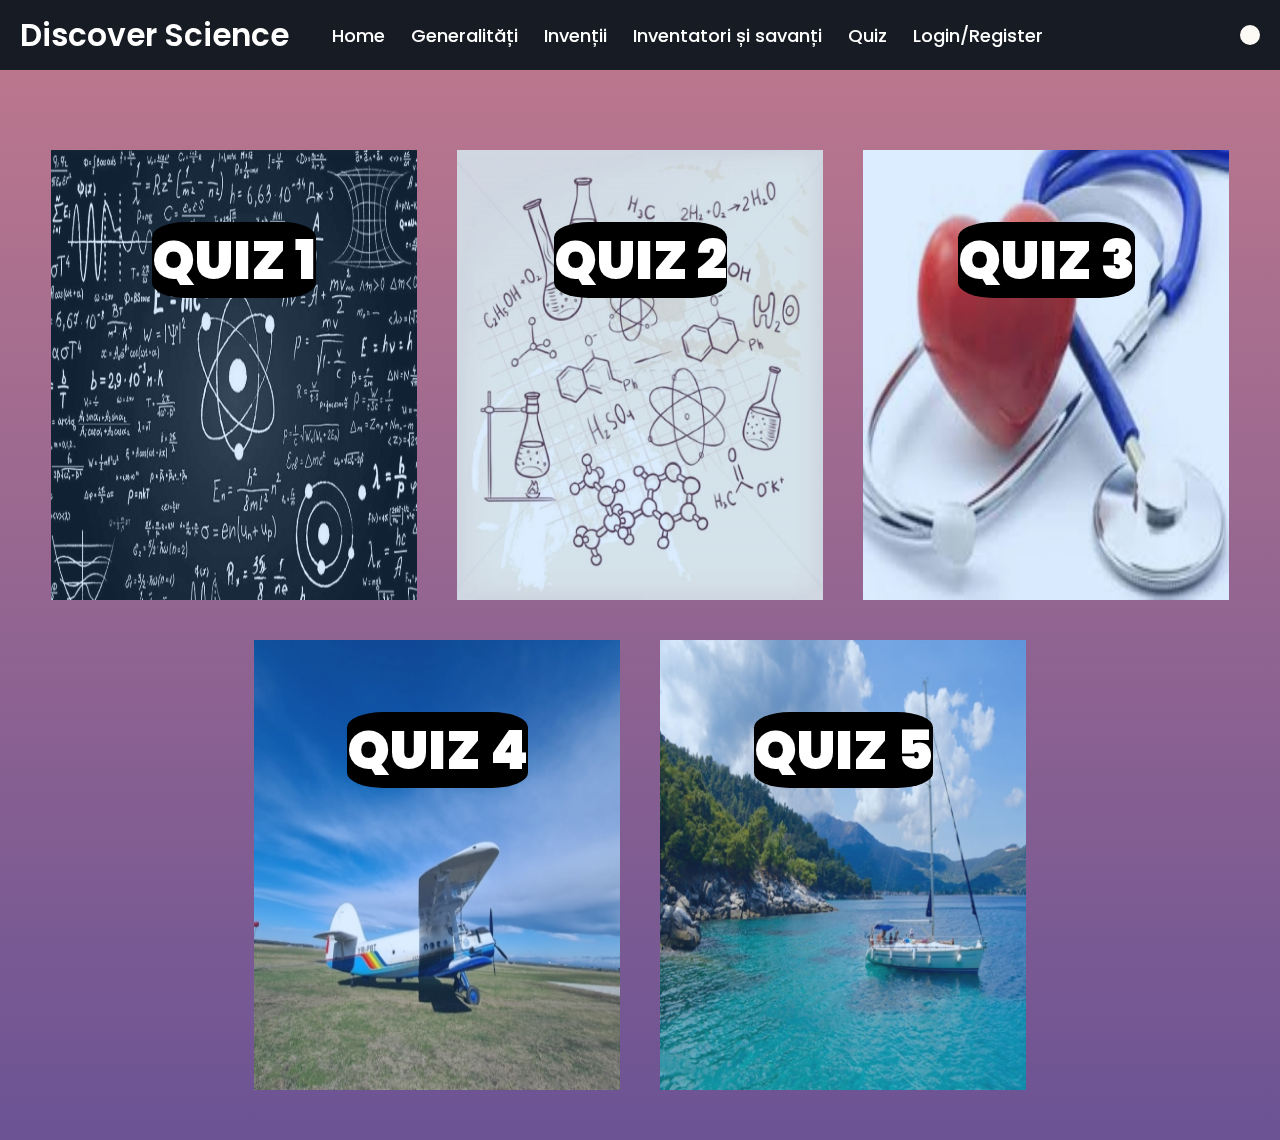
<file: quiz.html>
<!DOCTYPE html>
<html lang="en">
<head>
    <meta charset="UTF-8">
    <meta http-equiv="X-UA-Compatible" content="IE=edge">
    <meta name="viewport" content="width=device-width, initial-scale=1.0">
    <title>Quiz</title>
    <link rel="stylesheet" href="css/quiz.css">
</head>
<body>
    <div class="wrapper">
        <nav>
            <input type="checkbox" id="show-search">
            <input type="checkbox" id="show-menu">
            <label for="show-menu" class="menu-icon">☰</label>
            <div class="content">
                <div class="logo"><a href="index.html"> Discover Science</a></div>
                <ul class="links">
                <li><a href="home.html">Home</a></li>
                <li>
                    <a href="generalitati.html" class="desktop-link">Generalități</a>
                    <input type="checkbox" id="show-generalitati">
                    <label for="show-generalitati">Generalități</label>
                    <ul>
                        <li>
                            <a href="generalitati.html#fizica" class="desktop-link">Fizică</a>
                            <input type="checkbox" id="show-items-fizica">
                            <label for="show-items-fizica">Fizică</label>
                            <ul>
                            <li><a href="generalitati.html#fizica">Albert Einstein</a></li>
                            <li><a href="generalitati.html#fizica">Isaac Newton</a></li>
                            <li><a href="generalitati.html#fizica">Daniel Gabriel Fahrenheit</a></li>
                            <li><a href="generalitati.html#fizica">Nikolaus Otto</a></li>
                            <li><a href="generalitati.html#fizica">Aurel Enache</a></li>
                            </ul>
                        </li>
                        <li>
                            <a href="generalitati.html#chimie" class="desktop-link">Chimie</a>
                            <input type="checkbox" id="show-items-chimie">
                            <label for="show-items-chimie">Chimie</label>
                            <ul>
                            <li><a href="generalitati.html#chimie">Petre Bogdan</a></li>
                            <li><a href="generalitati.html#chimie">Lazar Edeleanu</a></li>
                            <li><a href="generalitati.html#chimie">Sir Humphry Davy</a></li>
                            <li><a href="generalitati.html#chimie">Alfred Nobel</a></li>
                            </ul>
                        </li>
                        <li>
                            <a href="generalitati.html#aviatie" class="desktop-link">Aviație</a>
                            <input type="checkbox" id="show-items-aviatie">
                            <label for="show-items-aviatie">Aviație</label>
                            <ul>
                            <li><a href="generalitati.html#aviatie">Justin Capră</a></li>
                            <li><a href="generalitati.html#aviatie">Aurel Vlaicu</a></li>
                            <li><a href="generalitati.html#aviatie">Traian Vuia</a></li>
                            <li><a href="generalitati.html#aviatie">Frații Wright</a></li>
                            </ul>
                        </li>
                        <li>
                            <a href="generalitati.html#medicina" class="desktop-link">Medicină</a>
                            <input type="checkbox" id="show-items-medicina">
                            <label for="show-items-medicina">Medicină</label>
                            <ul>
                            <li><a href="generalitati.html#medicina">Victor Babeș</a></li>
                            <li><a href="generalitati.html#medicina">Wilhelm Conrad Rontgen</a></li>
                            <li><a href="generalitati.html#medicina">Rene Laennec</a></li>
                            <li><a href="generalitati.html#medicina">Alfred Nobel</a></li>
                            </ul>
                        </li>
                        <li>
                            <a href="generalitati.html#navigatie" class="desktop-link">Navigație</a>
                            <input type="checkbox" id="show-items-navigatie">
                            <label for="show-items-navigatie">Navigație</label>
                            <ul>
                            <li><a href="generalitati.html#navigatie">William Thompson</a></li>
                            <li><a href="generalitati.html#navigatie">David Bushnell</a></li>
                            <li><a href="generalitati.html#navigatie">Claude de Jouffroy</a></li>
                            <li><a href="generalitati.html#navigatie">Josef Resselt</a></li>
                            </ul>
                        </li>
                    </ul>
                </li> 
                <li>
                    <a href="inventii.html" class="desktop-link">Invenții</a>
                    <input type="checkbox" id="show-inventii">
                    <label for="show-inventii">Invenții</label>
                    <ul>
                        <li>
                            <a href="inventii.html#1600-1699" class="desktop-link">1600-1699</a>
                            <input type="checkbox" id="show-items-16">
                            <label for="show-items-16">1600-1699</label>
                            <ul>
                                <li><a href="inventii.html#telescop">Telescopul</a></li>
                            </ul>
                        </li>
                        <li>
                            <a href="inventii.html#1800-1899" class="desktop-link">1800-1899</a>
                            <input type="checkbox" id="show-items-18">
                            <label for="show-items-18">1800-1899</label>
                            <ul>
                                <li><a href="inventii.html#becul">Becul</a></li>
                                <li><a href="inventii.html#sunete">Aparatul de înregistrat sunete</a></li>
                                <li><a href="inventii.html#radio">Radioul</a></li>
                                <li><a href="inventii.html#filmat">Aparatul de filmat</a></li>
                                <li><a href="inventii.html#raze">Razele X</a></li>
                                <li><a href="inventii.html#automobil">Automobilul de serie</a></li>
                                <li><a href="inventii.html#stilou">Stiloul</a></li>
                            </ul>
                        </li>
                        <li>
                            <a href="inventii.html#1900-1999" class="desktop-link">1900-1999</a>
                            <input type="checkbox" id="show-items-19">
                            <label for="show-items-19">1900-1899</label>
                            <ul>
                                <li><a href="inventii.html#cibernetica">Cibernetica</a></li>
                                <li><a href="inventii.html#avion">Avionul</a></li>
                                <li><a href="inventii.html#vaccin">Vaccinul antiholeric</a></li>
                            </ul>
                        </li>
                        <li>
                            <a href="inventii.html#2014-2019" class="desktop-link">2014-2019</a>
                            <input type="checkbox" id="show-items-20">
                            <label for="show-items-20">2014-2019</label>
                            <ul>
                                <li><a href="inventii.html#rob">Robinetul care te ajută să economiseşti apă</a></li>
                                <li><a href="inventii.html#cada">Cada de baie sferică</a></li>
                                <li><a href="inventii.html#tast">Tastatura invizibilă</a></li>
                                <li><a href="inventii.html#lampa">Lampa făcută dintr-un butuc de copac</a></li>
                                <li><a href="inventii.html#drona">Drona cu autonomie mare</a></li>
                                <li><a href="inventii.html#vreme">Dispozitivul care arată cum va fi vremea mâine</a></li>
                            </ul>
                        </li>
                    </ul>
                </li>
                <li>
                    <a href="inventatori-si-savanti.html" class="desktop-link">Inventatori și savanți</a>
                    <input type="checkbox" id="show-inventatori">
                    <label for="show-inventatori">Inventatori și savanți</label>
                    <ul>
                    <li><a href="bell.html">Graham Bell</a></li>
                    <li><a href="albert.html">Albert Einstein</a></li>
                    <li><a href="davinci.html">Leonardo DaVinci</a></li>
                    <li><a href="edison.html">Thomas Edison</a></li>
                    <li><a href="watt.html">James Watt</a></li>
                    <li><a href="tesla.html">Nikola Tesla</a></li>
                    <li><a href="alan.html">Alan Turing</a></li>
                    <li><a href="vlaicu.html">Aurel Vlaicu</a></li>
                    </ul>
                </li>
                <li><a href="quiz.html">Quiz</a></li>
                <li><a href="register-login.html">Login/Register</a></li>
                </ul>
            </div>
            <label for="show-search" class="search-icon"></label>
            <form action="#" class="search-box">
                <input type="text" placeholder="Type Something to Search..." required>
                <button type="submit" class="go-icon">→</button>
            </form>
        </nav>
    </div>
    <main>
        <section class = "quiz">
        <!--image card layout start-->
    <div class="container">
        <!--image row start-->
        <div class="row">
          <!--image card start-->
          <div class="image">
            <img src="./img/domains/fizica-domain.jpeg" alt="quiz fizica">
            <div class="details">
              <h2><span>Quiz 1</span></h2>
              <div class="more">
                <a href="404error.html" class="read-more">Take <span>Quiz</span></a>
              </div>
            </div>
          </div>
          <!--image card end-->
          <!--image card start-->
          <div class="image">
            <img src="./img/domains/chimie-domain.jpg" alt="quiz chimie">
            <div class="details">
              <h2><span>Quiz 2</span></h2>
              <div class="more">
                <a href="404error.html" class="read-more">Take <span>Quiz</span></a>
              </div>
            </div>
          </div>
          <!--image card end-->
          <!--image card start-->
          <div class="image">
            <img src="./img/domains/medicina-domain.jpg" alt="quiz medicina">
            <div class="details">
              <h2><span>Quiz 3</span></h2>
              <div class="more">
                <a href="404error.html" class="read-more">Take <span>Quiz</span></a>
              </div>
            </div>
          </div>
          <!--image card end-->
        </div>
        <!--image row end-->
        <!--image row start-->
        <div class="row">
          <!--image card start-->
          <div class="image">
            <img src="./img/domains/aviatie-domain.jpg" alt="quiz aviatie">
            <div class="details">
              <h2><span>Quiz 4</span></h2>
              <div class="more">
                <a href="404error.html" class="read-more">Take <span>Quiz</span></a>
              </div>
            </div>
          </div>
          <!--image card end-->
          <!--image card start-->
          <div class="image">
            <img src="./img/domains/navigatie-domain.jpg" alt="quiz navigație">
            <div class="details">
              <h2><span>Quiz 5</span></h2>
              <div class="more">
                <a href="404error.html" class="read-more">Take <span>Quiz</span></a>
              </div>
            </div>
          </div>
          <!--image card end-->
        </div>
        <!--image row end-->
      </div>
      <!--image card layout end--></section>
    </main>
</body>
</html>
</file>
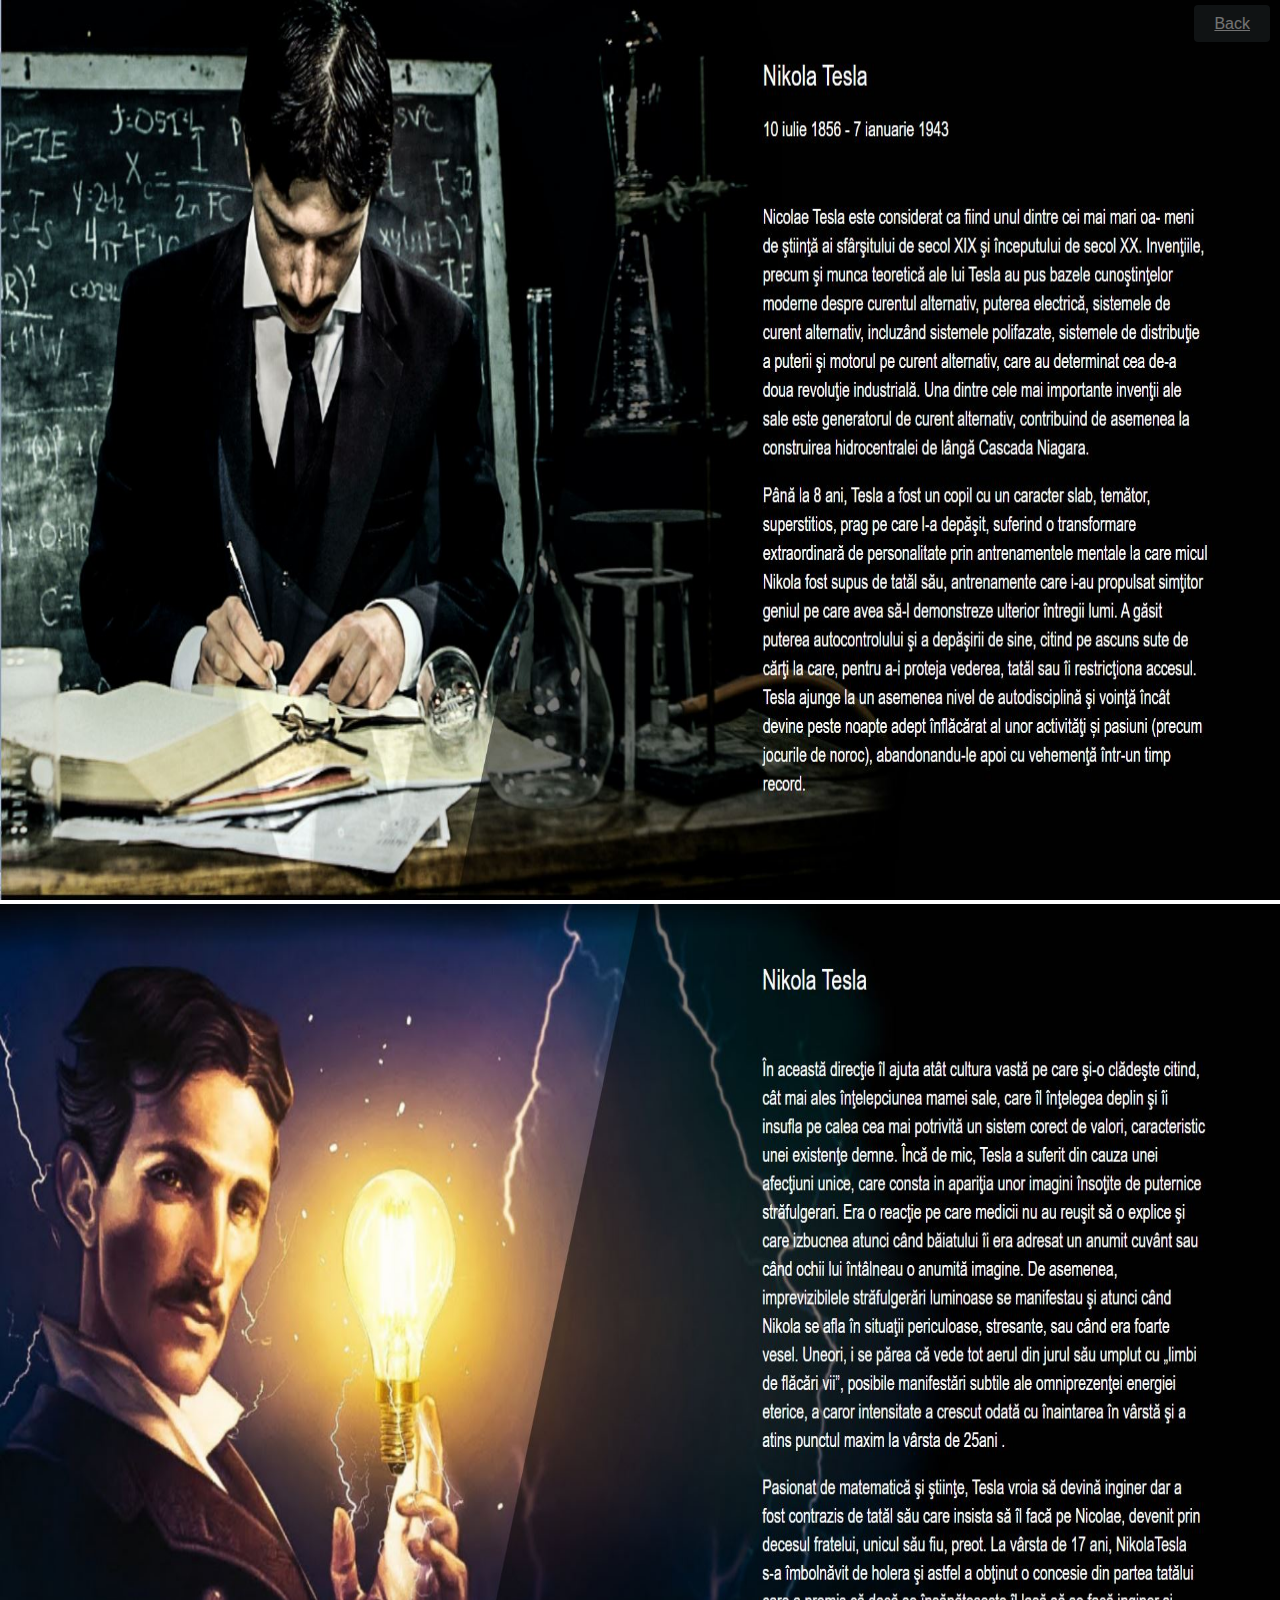
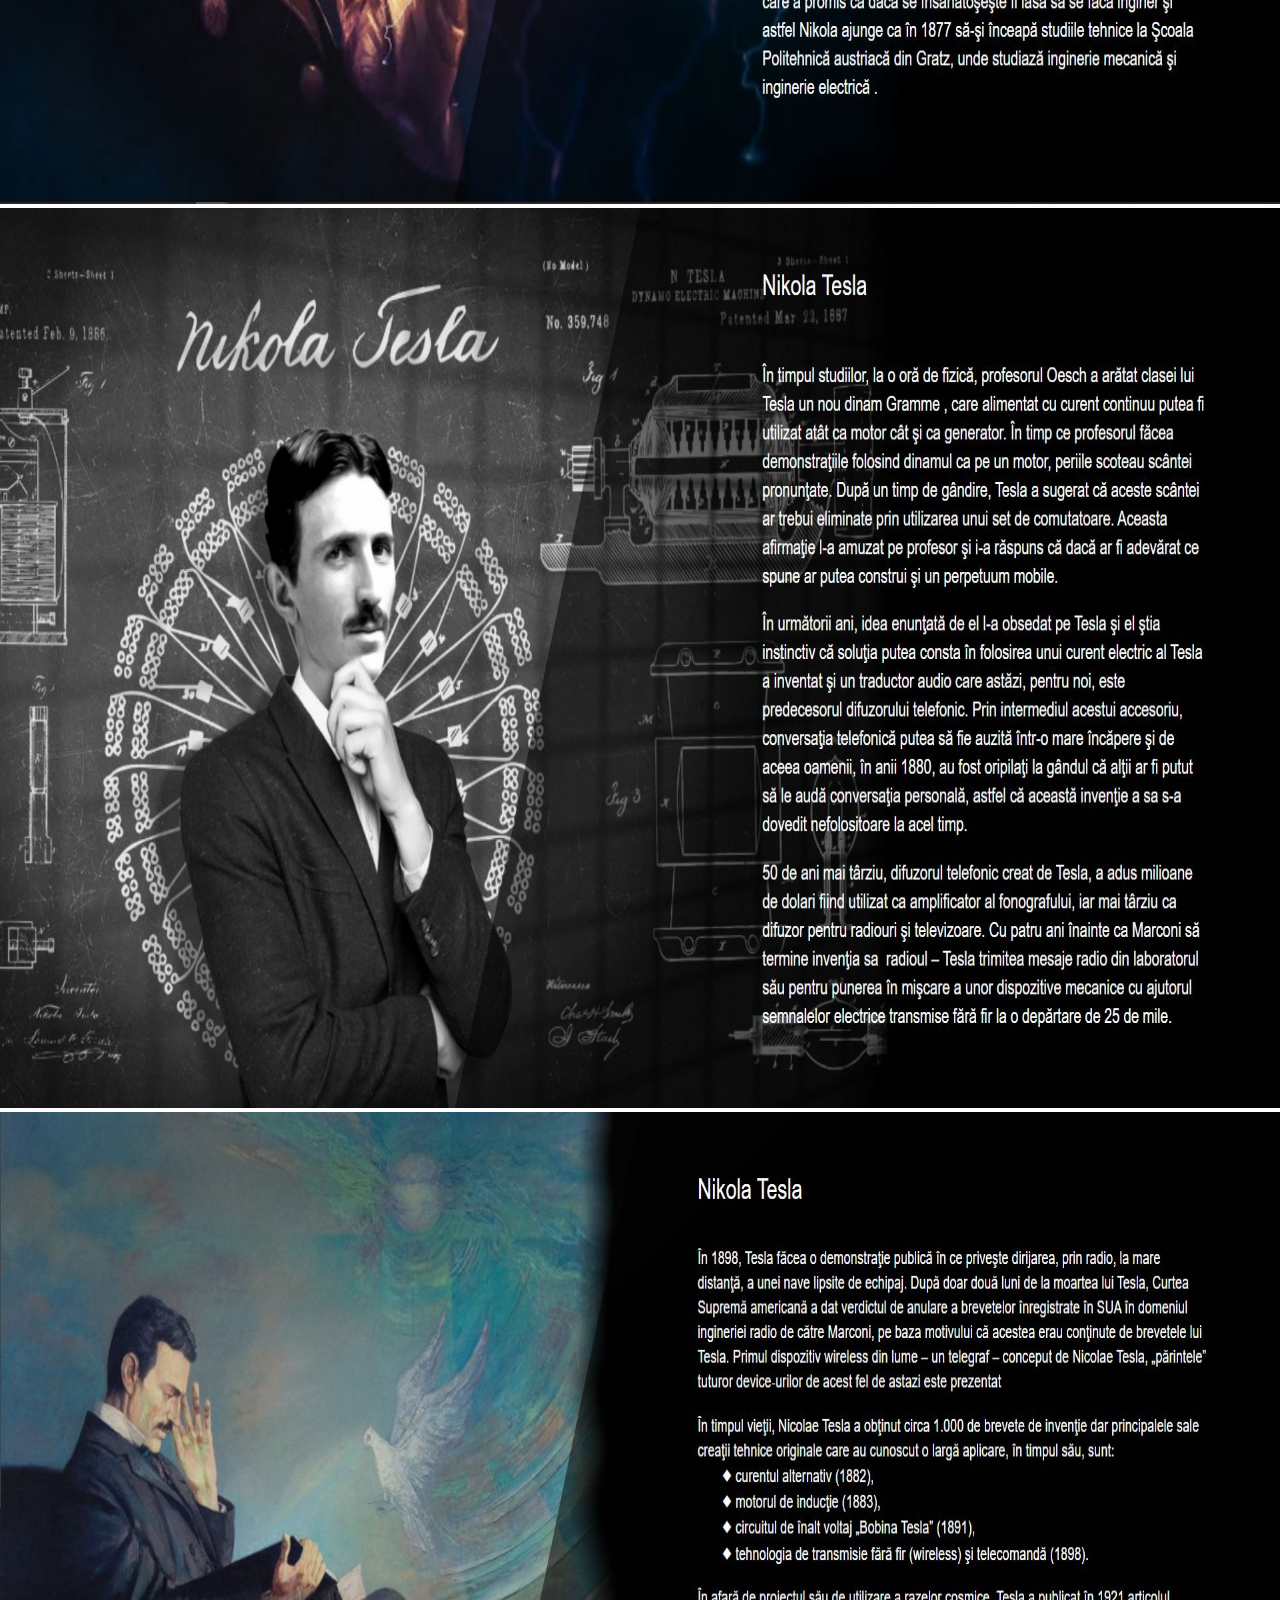
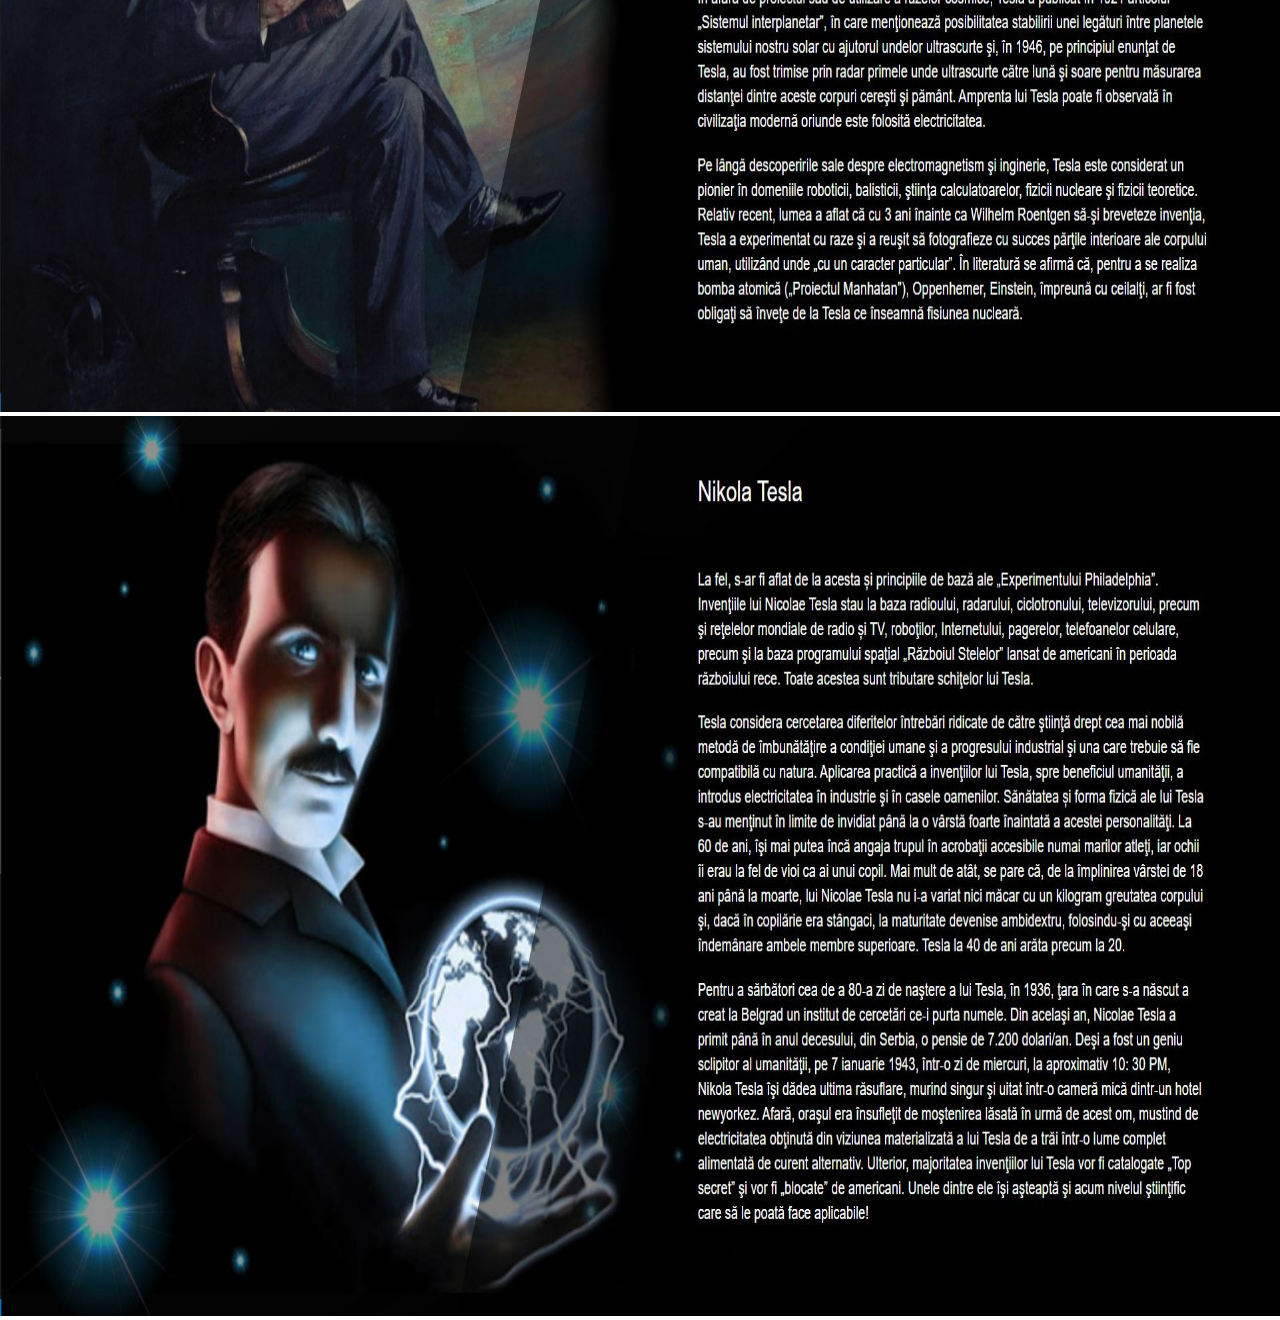
<file: tesla.html>
<!DOCTYPE html>
<html lang="en">

<head>
    <meta charset="UTF-8">
    <meta name="viewport" content="width=device-width, initial-scale=1.0">
    <meta http-equiv="X-UA-Compatible" content="ie=edge">
    <title>Nikola Tesla</title>
    <link rel="stylesheet" type="text/css" href="css/style.css">
</head>

<body>
    <nav>
        <div id="returnbutton">
            <a class="go-back" href="inventatori-si-savanti.html">Back</a>
        </div>   
    </nav>
       
    <div class ="banner-area">
        <div class="sigle-banner">
            <div class="banner-img">
                <img src = "img/om6/tesla-img1.JPG" alt="">
            </div>
        </div>
        <div class="sigle-banner">
            <div class="banner-img">
                <img src = "img/om6/tesla-img2.JPG" alt="">
            </div>
        </div>
        <div class="sigle-banner">
            <div class="banner-img">
                <img src = "img/om6/tesla-img3.JPG" alt="">
            </div>
        </div>
        <div class="sigle-banner">
            <div class="banner-img">
                <img src = "img/om6/tesla-img4.JPG" alt="">
            </div>
        </div>
        <div class="sigle-banner">
            <div class="banner-img">
                <img src = "img/om6/tesla-img5.JPG" alt="">
            </div>
        </div>
    </div>
    

</body>
</html>
</file>
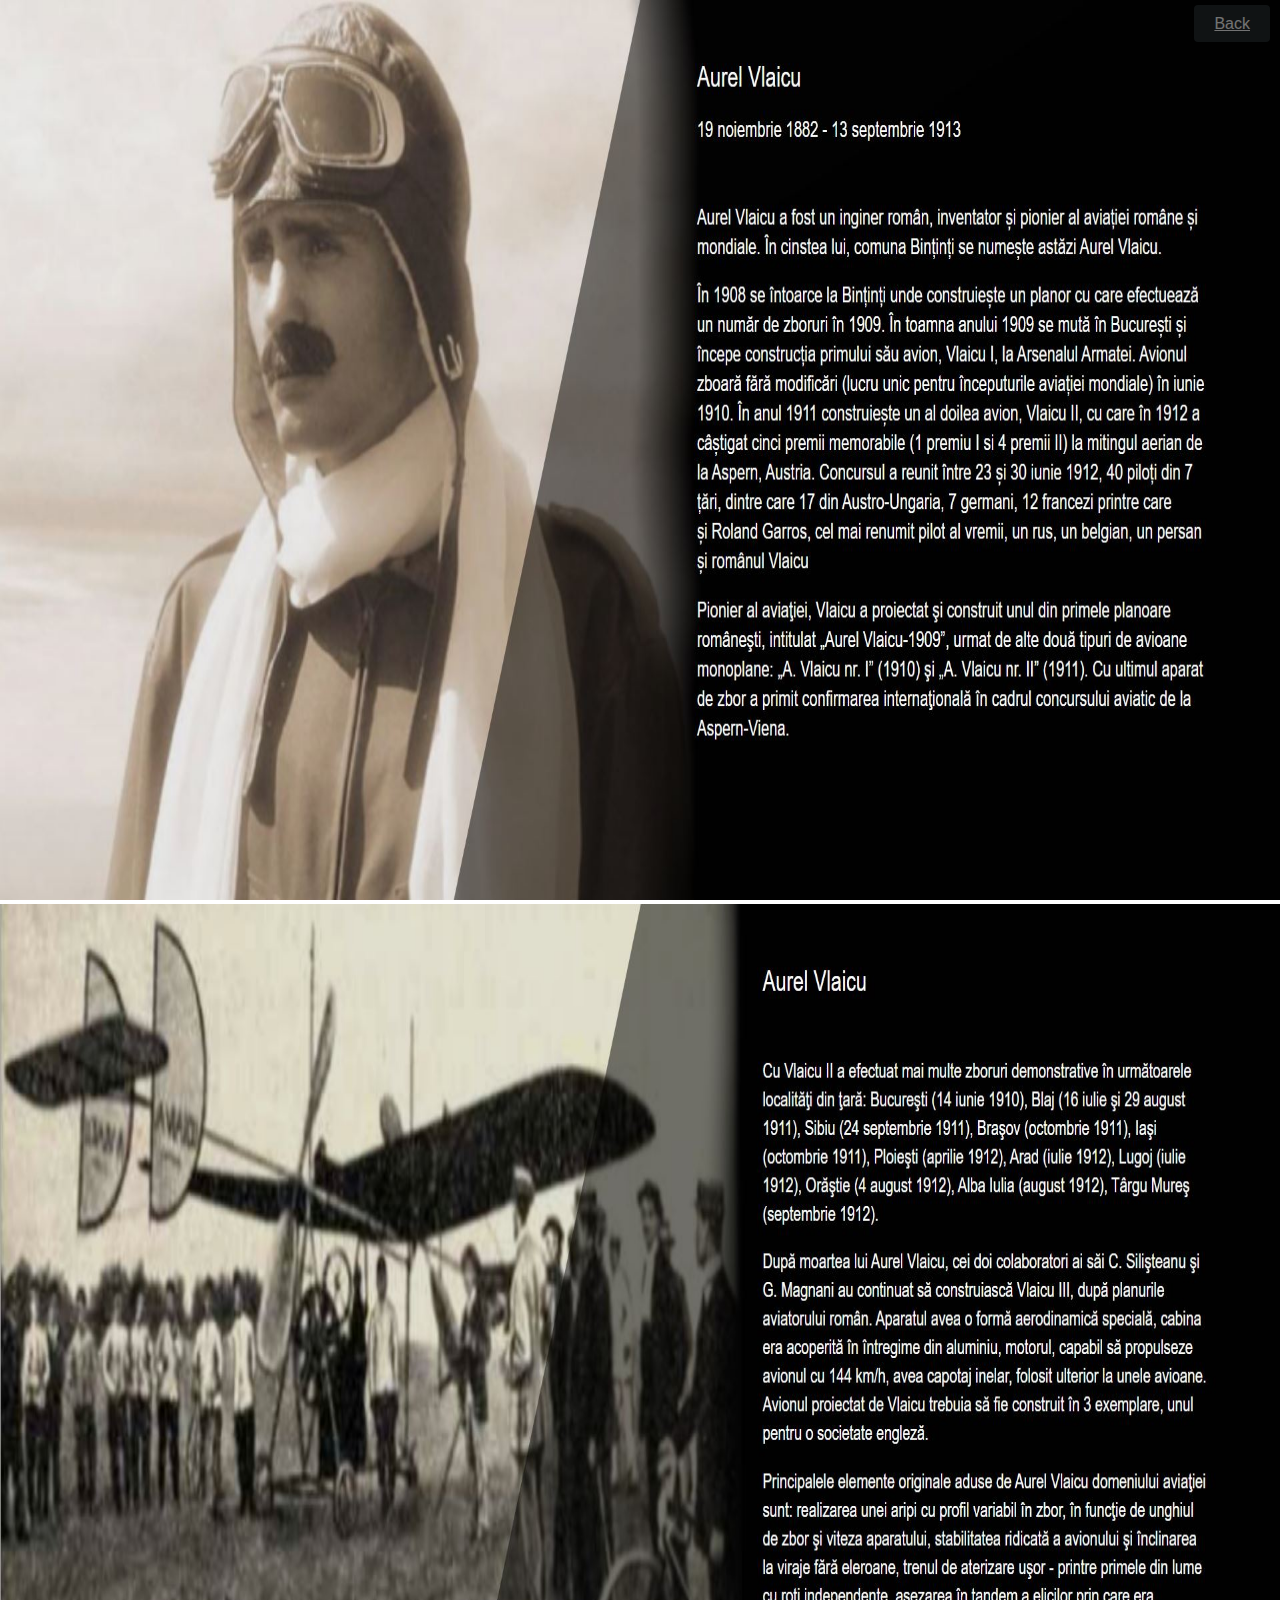
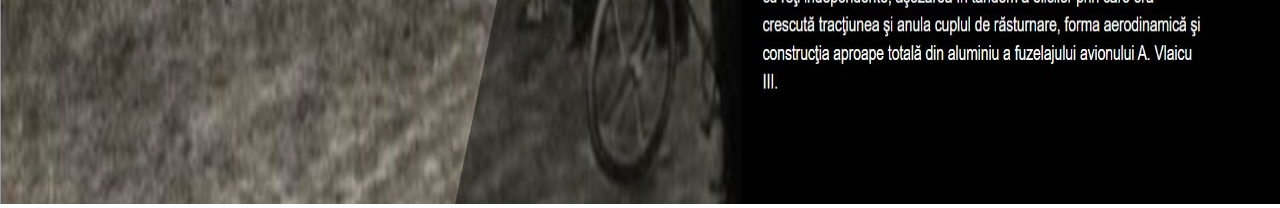
<file: vlaicu.html>
<!DOCTYPE html>
<html lang="en">

<head>
    <meta charset="UTF-8">
    <meta name="viewport" content="width=device-width, initial-scale=1.0">
    <meta http-equiv="X-UA-Compatible" content="ie=edge">
    <title>Aurel Vlaicu</title>
    <link rel="stylesheet" type="text/css" href="css/style.css">
</head>

<body>
    <nav>
        <div id="returnbutton">
            <a class="go-back" href="inventatori-si-savanti.html">Back</a>
        </div>   
    </nav>
       
        
    <div class ="banner-area">
        <div class="sigle-banner">
            <div class="banner-img">
                <img src = "img/om8/vlaicu-img1.JPG" alt="">
            </div>
        </div>
        <div class="sigle-banner">
            <div class="banner-img">
                <img src = "img/om8/vlaicu-img2.JPG" alt="">
            </div>
        </div>
    </div>

</body>
</html>
</file>
<file: css/index.css>
@import url('https://fonts.googleapis.com/css2?family=Poppins:wght@200;300;400;500;600;700&display=swap');
:root {
	--bg: #e3e4e8;
	--fg: #17181c;
	--input: #ffffff;
	--primary: #255ff4;
	--dur: 1s;
	font-size: calc(16px + (24 - 16)*(100vw - 320px)/(1280 - 320));
}
*{
  margin: 0;
  padding: 0;
  box-sizing: border-box;
  text-decoration: none;
  font-family: "Poppins", sans-serif;
}
body{
  width: 100%;
  height: 100%;
  color: #444246;
  background:  linear-gradient(to bottom, #c0798d 0%,#6b5394 100%);
  background-size: cover;
  overflow: hidden;
}
body:hover{
  overflow-y:scroll;
  scrollbar-width: thin;
  scrollbar-color: #90A4AE #CFD8DC;
}

body::-webkit-scrollbar {
  width: 11px;
}
body::-webkit-scrollbar-track {
  background: #CFD8DC;
}
body::-webkit-scrollbar-thumb {
  background-color: #90A4AE;
  border-radius: 10px;
  border: 3px solid #CFD8DC;
}
.wrapper{
  background: #171c24;
  position: fixed;
  width: 100%;
  z-index: 100;
}
.wrapper nav{
  position: relative;
  display: flex;
  max-width: calc(100% - 200px);
  margin: 0 auto;
  height: 70px;
  align-items: center;
  justify-content: space-between;
}
nav .content{
  display: flex;
  align-items: center;
}
nav .content .links{
  margin-left: 80px;
  display: flex;
}
.content .logo a{
  color: #fff;
  font-size: 1.3em;
  font-weight: 600;
}
.content .links li{
  list-style: none;
  line-height: 70px;
}
.content .links li a,
.content .links li label{
  color: #fff;
  font-size: 0.75em;
  font-weight: 500;
  padding: 9px 17px;
  border-radius: 10%;
  transition: all 0.3s ease;
}
.content .links li label{
  display: none;
}
.content .links li a:hover,
.content .links li label:hover{
  background: #323c4e;
}
.wrapper .search-icon,
.wrapper .menu-icon{
  color: #fff;
  font-size: 1em;
  cursor: pointer;
  line-height: 70px;
  width: 70px;
  text-align: center;
}
.wrapper .menu-icon{
  display: none;
}
.wrapper .search-icon{
  content: '';
  display: block;
  border-radius: 999px;
  width: 20px;
  height: 20px;
  left: 43px;
  bottom: 43px;
  background: #FDFAF5;
  box-shadow: -2px 2px 2px 0px rgba(0, 0, 0, 0.1);
}

.wrapper .search-box{
  position: absolute;
  height: 100%;
  max-width: calc(100% - 50px);
  /*width: 100%;*/
  opacity: 0;
  pointer-events: none;
  transition: all 0.3s ease;
}
.wrapper #show-search:checked ~ .search-box{
  opacity: 1;
  pointer-events: auto;
}
.search-box input{
  width: 100%;
  height: 100%;
  border: none;
  outline: none;
  font-size: 0.7em;
  color: #fff;
  background: #171c24;
  padding: 0 100px 0 15px;
}
.search-box input::placeholder{
  color: #f2f2f2;
}
.search-box .go-icon{
  position: absolute;
  right: 10px;
  top: 50%;
  transform: translateY(-50%);
  line-height: 60px;
  width: 70px;
  background: #171c24;
  border: none;
  outline: none;
  color: #fff;
  font-size: 0.7em;
  cursor: pointer;
}
.wrapper input[type="checkbox"]{
  display: none;
}




/* Dropdown Menu code start */
.content .links ul{
  position: absolute;
  background: #171c24;
  top: 80px;
  z-index: -1;
  opacity: 0;
  visibility: hidden;
}
.content .links li:hover > ul{
  top: 70px;
  opacity: 1;
  visibility: visible;
  transition: all 0.3s ease;
}
.content .links ul li a{
  display: block;
  width: 100%;
  line-height: 30px;
  border-radius: 0px!important;
}
.content .links ul ul{
  position: absolute;
  top: 0;
  left: 100%;
  min-width:230px;
  text-align: center;
}
.content .links ul li{
  position: relative;
}
.content .links ul li:hover ul{
  top: 0;
}

/* Responsive code start */
@media screen and (max-width: 1325px){
  .wrapper nav{
    max-width: 100%;
    padding: 0 20px;
  }
  nav .content .links{
    margin-left: 30px;
  }
  .content .links li a{
    padding: 8px 13px;
  }
  .wrapper .search-box{
    max-width: calc(100% - 100px);
  }
  .wrapper .search-box input{
    padding: 0 100px 0 15px;
  }
}

@media screen and (max-width: 1109px){
  .wrapper .menu-icon{
    display: block;
  }
  nav .content .links{
    display: block;
    position: fixed;
    background: #14181f;
    height: 91%;
    width: 100%;
    top: 70px;
    left: -100%;
    margin-left: 0;
    max-width: 350px;
    overflow-y: auto;
    padding-bottom: 100px;
    transition: all 0.3s ease;
    overflow: hidden;
  }
  nav .content .links:hover{
    overflow-y:scroll;
    scrollbar-width: thin;
    scrollbar-color: #90A4AE #CFD8DC;
  }
  
  nav .content .links::-webkit-scrollbar {
    width: 10px;
  }
  nav .content .links::-webkit-scrollbar-track {
    background: #CFD8DC;
  }
  nav .content .links::-webkit-scrollbar-thumb {
    background-color: #90A4AE;
    border-radius: 10px;
    border: 3px solid #CFD8DC;
  }
  nav #show-menu:checked ~ .content .links{
    left: 0%;
  }
  .content .links li{
    margin: 15px 20px;
  }
  .content .links li a,
  .content .links li label{
    line-height: 40px;
    font-size: 1em;
    display: block;
    padding: 8px 18px;
    cursor: pointer;
  }
  .content .links li a.desktop-link{
    display: none;
  }

  /* dropdown responsive code start */
  .content .links ul,
  .content .links ul ul{
    position: static;
    opacity: 1;
    visibility: visible;
    background: none;
    max-height: 0px;
    overflow: hidden;
  }
  
  .content .links ul:hover{
    overflow-y:scroll;
    scrollbar-width: thin;
    scrollbar-color: #90A4AE #CFD8DC;
  }
  
  
  .content .links ul::-webkit-scrollbar {
    width: 10px;
  }

  .content .links ul::-webkit-scrollbar-track {
    background: #CFD8DC;
  }

  .content .links ul ::-webkit-scrollbar-thumb {
    background-color: #90A4AE;
    border-radius: 10px;
    border: 3px solid #CFD8DC;
  }
  .content .links #show-inventatori:checked ~ ul,
  .content .links #show-generalitati:checked ~ ul,
  .content .links #show-inventii:checked ~ ul,
  .content .links #show-items-fizica:checked ~ ul,
  .content .links #show-items-chimie:checked ~ ul,
  .content .links #show-items-aviatie:checked ~ ul,
  .content .links #show-items-navigatie:checked ~ ul,
  .content .links #show-items-medicina:checked ~ ul,
  .content .links #show-items-16:checked ~ ul,
  .content .links #show-items-18:checked ~ ul,
  .content .links #show-items-19:checked ~ ul,
  .content .links #show-items-20:checked ~ ul{
    max-height: 100vh;
  }
  .content .links ul li{
    margin: 7px 20px;
  }
  .content .links ul li a{
    font-size: 1em;
    line-height: 30px;
    border-radius: 5px!important;
  }
}

@media screen and (max-width: 400px){
  .wrapper nav{
    padding: 0 10px;
  }
  .content .logo a{
    font-size: 1em;
  }
  .wrapper .search-box{
    max-width: calc(100% - 70px);
  }
  .wrapper .search-box .go-icon{
    width: 30px;
    right: 0;
  }
  .wrapper .search-box input{
    padding-right: 30px;
  }
}

/*content*/



.boxes{
  height: 100vh;
  width: 100%;
  min-height: 100px;
  padding: 50px;
  display: flex;
  justify-content: space-between;
  align-items: center;
  flex-wrap: wrap;
  background-color: #232427;
}
.box{
  text-align: center;
  min-height: 550px;
  width: calc(100%/3 - 90px) ;
  color: white;
  overflow: hidden;
  cursor: pointer;
  border: 2px solid #232427;
  padding: 40px;
  box-shadow: 15px 15px 10px 5px rgb(0 0 0 / 51%),
  -10px -10px 10px 5px rgb(100 100 100 / 20%),
  inset 15px 15px 10px 5px rgb(0 0 0 / 51%),
  inset -10px -10px 10px 5px rgb(100 100 100 / 20%);
}
.icon{
  text-align: center;
  margin-top: 20%;
}
.icon > img{
  width: 80%;
  height:80%;
}



@media(max-width: 900px){
  .boxes{
    max-width:100%;
    width: 100%;
    align-items: center;
    justify-content: center;
    height: 100%;
}
  .box{
    width: 65%;
    margin-bottom: 35px;
    margin-top: 35px;
    align-items: center;
    text-align: center;
  }
}


@media(max-width: 400px){
  .boxes{
    max-width:100%;
    width: 100%;
    align-items: center;
    justify-content: center;
    height: 100%;
    padding: 70px 0px;
}
  .box{
    width: 85%;
    margin-bottom: 35px;
    margin-top: 35px;
    align-items: center;
    text-align: center;
  }
  .icon > img{
    width: 100%;
    height:20vh;
  }
}
.logo-description{
  margin-top: 5%;
  text-align: center;
}
a > .version{
  font-size: 0.98em;
  padding-top: 40px;
  display: block;
  color: white;
}
a > .title{
  position: relative;
  padding-bottom: 20px;
  font-weight: bold;
  font-size: 2em;
  color: white;
}

@media(max-width: 400px){
  a > .version{
    font-size: 0.98em;
    padding-top: 40px;
    display: block;
    color: white;
  }
  a > .title{
    position: relative;
    padding-bottom: 20px;
    font-weight: bold;
    font-size: 1.6em;
    color: white;
  }
  
}

.title::before,a .title::after{
  position: absolute;
  content: "";
  width: 100%;
  height: 3%;
  background-color: white;
  left: 0;
  bottom: 0;
}
.generalitati:hover{
    text-shadow: 0 0 50px #006eff,
    0 0 100px #006eff,
    0 0 150px #006eff,
    0 0 200px #006eff,
    0 0 250px #006eff,
    0 0 300px #006eff
    ;
}
.generalitati:hover .title::after{
    background-color: #00b6ff;
    animation: moveBorder 2s infinite linear;
}
.inventie:hover{
  text-shadow: 0 0 50px #ffa600,
  0 0 100px #ffa600,
  0 0 150px #ffa600,
  0 0 200px #ffa600,
  0 0 250px #ffa600,
  0 0 300px #ffa600
  ;
}
.inventie:hover .title::after{
  background-color: #ffa600;
  animation: moveBorder 2s infinite linear;
}

.inventatori:hover{
  text-shadow: 0 0 50px #ae00ff,
  0 0 100px #ae00ff,
  0 0 150px #ae00ff,
  0 0 200px #ae00ff,
  0 0 250px #ae00ff,
  0 0 300px #ae00ff
  ;
}
.inventatori:hover .title::after{
  background-color: #ae00ff;
  animation: moveBorder 2s infinite linear;
}

@keyframes moveBorder {
  0%{
    transform: scaleX(0);
    transform-origin: left;
  }
  50%{
    transform: scaleX(1);
    transform-origin: left;
  }
  50.1%{
    transform: scaleX(1);
    transform-origin: right;
  }
  100%{
    transform: scaleX(0);
    transform-origin: right;
  }
}
</file>
<file: css/404eror.css>
@import url('https://fonts.googleapis.com/css?family=Montserrat:400,600,700');
@import url('https://fonts.googleapis.com/css?family=Catamaran:400,800');

.error-container {
    text-align: center;
    font-size: 106px;
    font-family: 'Catamaran', sans-serif;
    font-weight: 800;
    margin: 70px 5px;
    width: 98%;
}
.error-container > span {
    display: inline-block;
    position: relative;
    outline:none;
}
.error-container > span.four {
    width: 1.3em;
    height: 0.4em;
    border-radius: 999px;
    transform-origin: 50% 100% 0px;
    transform: rotateX(0);
    animation: easyoutelastic 8s infinite;
    background:
        linear-gradient(140deg, rgba(0, 0, 0, 0.1) 0%, rgba(0, 0, 0, 0.07) 43%, transparent 44%, transparent 100%),
        linear-gradient(105deg, transparent 0%, transparent 40%, rgba(0, 0, 0, 0.06) 41%, rgba(0, 0, 0, 0.07) 76%, transparent 77%, transparent 100%),
        linear-gradient(to right, #d89ca4, #e27b7e);
}
.error-container > span.four:before,
.error-container > span.four:after {
    content: '';
    display: block;
    position: absolute;
    border-radius: 999px;
}
.error-container > span.four:before {
    width: 30%;
    height: 370%;
    left: 46%;
    bottom: -43px;
    background:
        linear-gradient(128deg, rgba(0, 0, 0, 0.1) 0%, rgba(0, 0, 0, 0.07) 40%, transparent 41%, transparent 100%),
        linear-gradient(116deg, rgba(0, 0, 0, 0.1) 0%, rgba(0, 0, 0, 0.07) 50%, transparent 51%, transparent 100%),
        linear-gradient(to top, #99749D, #B895AB, #CC9AA6, #D7969E, #E0787F);
}
.error-container > span.four:after {
    width: 101%;
    height: 100%;
    transform: rotate(-49.5deg);
    left: -18px;
    bottom: 36px;
    background: linear-gradient(to right, #99749D, #B895AB, #CC9AA6, #D7969E, #E0787F);
}

.error-container > span.four1 {
        width: 1.3em;
        height: 0.4em;
        border-radius: 999px;
        transform-origin: 100% 100% 0px;
        transform: rotate(0deg);
        animation: rotatedrop 8s infinite;
        background:
        linear-gradient(140deg, rgba(0, 0, 0, 0.1) 0%, rgba(0, 0, 0, 0.07) 43%, transparent 44%, transparent 100%),
        linear-gradient(105deg, transparent 0%, transparent 40%, rgba(0, 0, 0, 0.06) 41%, rgba(0, 0, 0, 0.07) 76%, transparent 77%, transparent 100%),
        linear-gradient(to right, #d89ca4, #e27b7e);
}
.error-container > span.four1:before,
.error-container > span.four1:after {
        content: '';
        display: block;
        position: absolute;
        border-radius: 999px;
}
.error-container > span.four1:before {
        width: 30%;
        height: 370%;
        left: 60px;
        bottom: -43px;
        background:
            linear-gradient(128deg, rgba(0, 0, 0, 0.1) 0%, rgba(0, 0, 0, 0.07) 40%, transparent 41%, transparent 100%),
            linear-gradient(116deg, rgba(0, 0, 0, 0.1) 0%, rgba(0, 0, 0, 0.07) 50%, transparent 51%, transparent 100%),
            linear-gradient(to top, #99749D, #B895AB, #CC9AA6, #D7969E, #E0787F);
}
.error-container > span.four1:after {
        width: 101%;
        height: 100%;
        transform: rotate(-49.5deg);
        left: -18px;
        bottom: 36px;
        background: linear-gradient(to right, #99749D, #B895AB, #CC9AA6, #D7969E, #E0787F);
}

.error-container > span.zero {
    vertical-align: text-top;
    width: 1.5em;
    height: 1.5em;
    border-radius: 999px;
    background: linear-gradient(-45deg, transparent 0%, rgba(0, 0, 0, 0.06) 50%,  transparent 51%, transparent 100%),
        linear-gradient(to top right, #99749D, #99749D, #B895AB, #CC9AA6, #D7969E, #ED8687, #ED8687);
    overflow: hidden;
    animation: bgshadow 5s infinite;
}
.error-container > span.zero:before {
    content: '';
    display: block;
    position: absolute;
    transform: rotate(45deg);
    width: 90px;
    height: 90px;
    background-color: transparent;
    left: 0px;
    bottom: 0px;
    background:
    linear-gradient(95deg, transparent 0%, transparent 8%, rgba(0, 0, 0, 0.07) 9%, transparent 50%, transparent 100%),
    linear-gradient(85deg, transparent 0%, transparent 19%, rgba(0, 0, 0, 0.05) 20%, rgba(0, 0, 0, 0.07) 91%, transparent 92%, transparent 100%);
}
.error-container > span.zero:after {
  content: '';
  display: block;
  position: absolute;
  border-radius: 999px;
  width: 0.67em;
  height: 0.67em;
  left: 43px;
  bottom: 43px;
  background: #1b1b1a;;
  box-shadow: -2px 2px 2px 0px rgba(0, 0, 0, 0.1);
}

.screen-reader-text {
  position: absolute;
  top: -0.125em;
  left: -0.125em;
  position: absolute;
  font-size: 0;
}
.screen-reader-text-zero {
  position: absolute;
  top: -9999em;
  left: -9999em;
}
   

@keyframes easyoutelastic {
    0% {
      transform: rotateX(0);
    }
    9% {
      transform: rotateX(210deg);
    }
    13% {
      transform: rotateX(150deg);
    }
    16% {
      transform: rotateX(200deg);
    }
    18% {
      transform: rotateX(170deg);
    }
    20% {
      transform: rotateX(180deg);
    }
    60% {
      transform: rotateX(180deg);
    }
    80% {
      transform: rotateX(0);
    }
    100% {
      transform: rotateX(0);
    }
}
  
@keyframes rotatedrop {
    0% {
      transform: rotate(0);
    }
    10% {
      transform: rotate(30deg);
    }
    15% {
      transform: rotate(90deg);
    }
    70% {
      transform: rotate(90deg);
    }
    80% {
      transform: rotate(0);
    }
    100% {
      transform: rotateX(0);
    }
}
      
  

@keyframes bgshadow {
  0% {
    box-shadow: inset -160px 160px 0px 5px rgba(0, 0, 0, 0.4);
  }
  45% {
    box-shadow: inset 0px 0px 0px 0px rgba(0, 0, 0, 0.1);
  }
  55% {
    box-shadow: inset 0px 0px 0px 0px rgba(0, 0, 0, 0.1);
  }
  100% {
    box-shadow: inset 160px -160px 0px 5px rgba(0, 0, 0, 0.4);
  }
}

/*  stuff */
* {
    -webkit-box-sizing: border-box;
    -moz-box-sizing: border-box;
    box-sizing: border-box;
}
body {
  background-color: #1b1b1a;
  margin-bottom: 50px;
}
html, button, input, select, textarea {
    font-family: 'Montserrat', Helvetica, sans-serif;
    color: #bbb;
}
h1 {
  text-align: center;
  margin: 30px 15px;
}
.zoom-area { 
  max-width: 490px;
  margin: 30px auto 30px;
  font-size: 19px;
  text-align: center;
}
.link-container {
  text-align: center;
}
a.more-link {
  text-transform: uppercase;
  font-size: 13px;
  background-color: #de7e85;
  padding: 10px 15px;
  border-radius: 0;
  color: #fff;
  display: inline-block;
  margin-right: 5px;
  margin-bottom: 5px;
  line-height: 1.5;
  text-decoration: none;
  margin-top: 50px;
  letter-spacing: 1px;
}

@media (max-width: 400px){
  .error-container {
    text-align: center;
    font-size: 106px;
    font-family: 'Catamaran', sans-serif;
    font-weight: 800;
    margin: 70px 25px;
    width: 77%;
} 
}
</file>
<file: css/style.css>
body{
    margin: 0;
    padding: 0;
    font-family: 'Lucida Sans', 'Lucida Sans Regular', 'Lucida Grande', 'Lucida Sans Unicode', Geneva, Verdana, sans-serif;
 }

.go-back {
    background-color : #242c2e;
    color: white;
    padding: 10px 20px;
    border-radius: 4px;
    border-color: #181e20;
    opacity: .45;
}

#returnbutton {
    position: fixed;
    top: 15px;
    right: 10px;
}

.banner-area,
.single-banner{
    height: 100vh;
}
.single-banner{
position: relative;
}
.single-banner .banner-img{
    width: 100%;
    height: auto;
    overflow: hidden;
}
.banner-img img{
    width: 100%;
    height: 100vh;
}
</file>
<file: css/generalitati.css>
@import url('https://fonts.googleapis.com/css2?family=Poppins:wght@200;300;400;500;600;700&display=swap');
:root {
	--bg: #e3e4e8;
	--fg: #17181c;
	--input: #ffffff;
	--primary: #255ff4;
	--dur: 1s;
	font-size: calc(16px + (24 - 16)*(100vw - 320px)/(1280 - 320));
}
*{
  margin: 0;
  padding: 0;
  box-sizing: border-box;
  text-decoration: none;
  font-family: "Poppins", sans-serif;
}
body{
  width: 100%;
  height: 100%;
  color: #444246;
  background:  linear-gradient(to bottom, #c0798d 0%,#6b5394 100%);
  background-size: cover;
  overflow: hidden;
}
body:hover{
  overflow-y:scroll;
  scrollbar-width: thin;
  scrollbar-color: #90A4AE #CFD8DC;
}

body::-webkit-scrollbar {
  width: 11px;
}
body::-webkit-scrollbar-track {
  background: #CFD8DC;
}
body::-webkit-scrollbar-thumb {
  background-color: #90A4AE;
  border-radius: 10px;
  border: 3px solid #CFD8DC;
}
.wrapper{
  background: #171c24;
  position: fixed;
  width: 100%;
  z-index: 100;
}
.wrapper nav{
  position: relative;
  display: flex;
  max-width: calc(100% - 200px);
  margin: 0 auto;
  height: 70px;
  align-items: center;
  justify-content: space-between;
}
nav .content{
  display: flex;
  align-items: center;
}
nav .content .links{
  margin-left: 80px;
  display: flex;
}
.content .logo a{
  color: #fff;
  font-size: 1.3em;
  font-weight: 600;
}
.content .links li{
  list-style: none;
  line-height: 70px;
}
.content .links li a,
.content .links li label{
  color: #fff;
  font-size: 0.75em;
  font-weight: 500;
  padding: 9px 17px;
  border-radius: 10%;
  transition: all 0.3s ease;
}
.content .links li label{
  display: none;
}
.content .links li a:hover,
.content .links li label:hover{
  background: #323c4e;
}
.wrapper .search-icon,
.wrapper .menu-icon{
  color: #fff;
  font-size: 1em;
  cursor: pointer;
  line-height: 70px;
  width: 70px;
  text-align: center;
}
.wrapper .menu-icon{
  display: none;
}
.wrapper .search-icon{
  content: '';
  display: block;
  border-radius: 999px;
  width: 20px;
  height: 20px;
  left: 43px;
  bottom: 43px;
  background: #FDFAF5;
  box-shadow: -2px 2px 2px 0px rgba(0, 0, 0, 0.1);
}

.wrapper .search-box{
  position: absolute;
  height: 100%;
  max-width: calc(100% - 50px);
  /*width: 100%;*/
  opacity: 0;
  pointer-events: none;
  transition: all 0.3s ease;
}
.wrapper #show-search:checked ~ .search-box{
  opacity: 1;
  pointer-events: auto;
}
.search-box input{
  width: 100%;
  height: 100%;
  border: none;
  outline: none;
  font-size: 0.7em;
  color: #fff;
  background: #171c24;
  padding: 0 100px 0 15px;
}
.search-box input::placeholder{
  color: #f2f2f2;
}
.search-box .go-icon{
  position: absolute;
  right: 10px;
  top: 50%;
  transform: translateY(-50%);
  line-height: 60px;
  width: 70px;
  background: #171c24;
  border: none;
  outline: none;
  color: #fff;
  font-size: 0.7em;
  cursor: pointer;
}
.wrapper input[type="checkbox"]{
  display: none;
}




/* Dropdown Menu code start */
.content .links ul{
  position: absolute;
  background: #171c24;
  top: 80px;
  z-index: -1;
  opacity: 0;
  visibility: hidden;
}
.content .links li:hover > ul{
  top: 70px;
  opacity: 1;
  visibility: visible;
  transition: all 0.3s ease;
}
.content .links ul li a{
  display: block;
  width: 100%;
  line-height: 30px;
  border-radius: 0px!important;
}
.content .links ul ul{
  position: absolute;
  top: 0;
  left: 100%;
  min-width:230px;
  text-align: center;
}
.content .links ul li{
  position: relative;
}
.content .links ul li:hover ul{
  top: 0;
}

/* Responsive code start */
@media screen and (max-width: 1325px){
  .wrapper nav{
    max-width: 100%;
    padding: 0 20px;
  }
  nav .content .links{
    margin-left: 30px;
  }
  .content .links li a{
    padding: 8px 13px;
  }
  .wrapper .search-box{
    max-width: calc(100% - 100px);
  }
  .wrapper .search-box input{
    padding: 0 100px 0 15px;
  }
}

@media screen and (max-width: 1109px){
  .wrapper .menu-icon{
    display: block;
  }
  nav .content .links{
    display: block;
    position: fixed;
    background: #14181f;
    height: 91%;
    width: 100%;
    top: 70px;
    left: -100%;
    margin-left: 0;
    max-width: 350px;
    overflow-y: auto;
    padding-bottom: 100px;
    transition: all 0.3s ease;
    overflow: hidden;
  }
  nav .content .links:hover{
    overflow-y:scroll;
    scrollbar-width: thin;
    scrollbar-color: #90A4AE #CFD8DC;
  }
  
  nav .content .links::-webkit-scrollbar {
    width: 10px;
  }
  nav .content .links::-webkit-scrollbar-track {
    background: #CFD8DC;
  }
  nav .content .links::-webkit-scrollbar-thumb {
    background-color: #90A4AE;
    border-radius: 10px;
    border: 3px solid #CFD8DC;
  }
  nav #show-menu:checked ~ .content .links{
    left: 0%;
  }
  .content .links li{
    margin: 15px 20px;
  }
  .content .links li a,
  .content .links li label{
    line-height: 40px;
    font-size: 1em;
    display: block;
    padding: 8px 18px;
    cursor: pointer;
  }
  .content .links li a.desktop-link{
    display: none;
  }

  /* dropdown responsive code start */
  .content .links ul,
  .content .links ul ul{
    position: static;
    opacity: 1;
    visibility: visible;
    background: none;
    max-height: 0px;
    overflow: hidden;
  }
  
  .content .links ul:hover{
    overflow-y:scroll;
    scrollbar-width: thin;
    scrollbar-color: #90A4AE #CFD8DC;
  }
  
  
  .content .links ul::-webkit-scrollbar {
    width: 10px;
  }

  .content .links ul::-webkit-scrollbar-track {
    background: #CFD8DC;
  }

  .content .links ul ::-webkit-scrollbar-thumb {
    background-color: #90A4AE;
    border-radius: 10px;
    border: 3px solid #CFD8DC;
  }
  .content .links #show-inventatori:checked ~ ul,
  .content .links #show-generalitati:checked ~ ul,
  .content .links #show-inventii:checked ~ ul,
  .content .links #show-items-fizica:checked ~ ul,
  .content .links #show-items-chimie:checked ~ ul,
  .content .links #show-items-aviatie:checked ~ ul,
  .content .links #show-items-navigatie:checked ~ ul,
  .content .links #show-items-medicina:checked ~ ul,
  .content .links #show-items-16:checked ~ ul,
  .content .links #show-items-18:checked ~ ul,
  .content .links #show-items-19:checked ~ ul,
  .content .links #show-items-20:checked ~ ul{
    max-height: 100vh;
  }
  .content .links ul li{
    margin: 7px 20px;
  }
  .content .links ul li a{
    font-size: 1em;
    line-height: 30px;
    border-radius: 5px!important;
  }
}

@media screen and (max-width: 400px){
  .wrapper nav{
    padding: 0 10px;
  }
  .content .logo a{
    font-size: 1em;
  }
  .wrapper .search-box{
    max-width: calc(100% - 70px);
  }
  .wrapper .search-box .go-icon{
    width: 30px;
    right: 0;
  }
  .wrapper .search-box input{
    padding-right: 30px;
  }
}

.domenii {
	padding-top: 100px;
  width: 100%;
  height: 100%;
  align-items: center;
}



.title{
  text-align: center;
  color: #000;
  font-size: 180%;
}


.container{
	margin: 10px;
}

.row{
	width: 100%;
	display: flex;
	justify-content: center;
	flex-wrap: wrap;
}

.image{
	background: #50A7FF;
	position: relative;
	flex: 1;
	max-width: 30%;
	height: 50vh;
	margin: 20px;
	overflow: hidden;
}

.image img{
	opacity: 0.93;
	position: relative;
	vertical-align: top;
	transition: 0.6s;
	transition-property: opacity;
  width: 100%;
  height:100%;
  border: 2px solid black;
}

.image:hover img{
	opacity: 1;
}

.image .details{
	z-index: 1;
	position: absolute;
	top: 0;
	right: 0;
	color: #fff;
	width: 100%;
	height: 100%;
}




.more{
	position: absolute;
	background: rgba(233, 153, 153, 0.8);
	width: 100%;
	display: flex;
	justify-content: space-between;
	align-items: center;
	padding: 15px;
	bottom: -90px;
	transition: 0.6s;
	transition-property: bottom;
  border: 2px solid black;
}

.image:hover .more{
	bottom: 0;
}

.more .read-more{
	color: #000;
	text-decoration: none;
	font-size: 0.75em;
	font-weight: 500;
	text-transform: uppercase;
  text-align: center;
}


/* Responsive CSS */

@media (max-width: 1080px){
	.image{
		flex: 100%;
		max-width: 50%;
    height:60vh;
	}
}

@media (max-width: 400px){
  .image{
		max-width: 90%;
	}
	.more .read-more{
		font-size: 1em;
	}
}
</file>
<file: css/home.css>
@import url('https://fonts.googleapis.com/css2?family=Poppins:wght@200;300;400;500;600;700&display=swap');
:root {
	--bg: #e3e4e8;
	--fg: #17181c;
	--input: #ffffff;
	--primary: #255ff4;
	--dur: 1s;
	font-size: calc(16px + (24 - 16)*(100vw - 320px)/(1280 - 320));
}
*{
  margin: 0;
  padding: 0;
  box-sizing: border-box;
  text-decoration: none;
  font-family: "Poppins", sans-serif;
}
body{
  width: 100%;
  height: 100%;
  color: #444246;
  background:  linear-gradient(to bottom, #c0798d 0%,#6b5394 100%);
  background-size: cover;
  overflow: hidden;
}
body:hover{
  overflow-y:scroll;
  scrollbar-width: thin;
  scrollbar-color: #90A4AE #CFD8DC;
}

body::-webkit-scrollbar {
  width: 11px;
}
body::-webkit-scrollbar-track {
  background: #CFD8DC;
}
body::-webkit-scrollbar-thumb {
  background-color: #90A4AE;
  border-radius: 10px;
  border: 3px solid #CFD8DC;
}
.wrapper{
  background: #171c24;
  position: fixed;
  width: 100%;
  z-index: 100;
}
.wrapper nav{
  position: relative;
  display: flex;
  max-width: calc(100% - 200px);
  margin: 0 auto;
  height: 70px;
  align-items: center;
  justify-content: space-between;
}
nav .content{
  display: flex;
  align-items: center;
}
nav .content .links{
  margin-left: 80px;
  display: flex;
}
.content .logo a{
  color: #fff;
  font-size: 1.3em;
  font-weight: 600;
}
.content .links li{
  list-style: none;
  line-height: 70px;
}
.content .links li a,
.content .links li label{
  color: #fff;
  font-size: 0.75em;
  font-weight: 500;
  padding: 9px 17px;
  border-radius: 10%;
  transition: all 0.3s ease;
}
.content .links li label{
  display: none;
}
.content .links li a:hover,
.content .links li label:hover{
  background: #323c4e;
}
.wrapper .search-icon,
.wrapper .menu-icon{
  color: #fff;
  font-size: 1em;
  cursor: pointer;
  line-height: 70px;
  width: 70px;
  text-align: center;
}
.wrapper .menu-icon{
  display: none;
}
.wrapper .search-icon{
  content: '';
  display: block;
  border-radius: 999px;
  width: 20px;
  height: 20px;
  left: 43px;
  bottom: 43px;
  background: #FDFAF5;
  box-shadow: -2px 2px 2px 0px rgba(0, 0, 0, 0.1);
}

.wrapper .search-box{
  position: absolute;
  height: 100%;
  max-width: calc(100% - 50px);
  /*width: 100%;*/
  opacity: 0;
  pointer-events: none;
  transition: all 0.3s ease;
}
.wrapper #show-search:checked ~ .search-box{
  opacity: 1;
  pointer-events: auto;
}
.search-box input{
  width: 100%;
  height: 100%;
  border: none;
  outline: none;
  font-size: 0.7em;
  color: #fff;
  background: #171c24;
  padding: 0 100px 0 15px;
}
.search-box input::placeholder{
  color: #f2f2f2;
}
.search-box .go-icon{
  position: absolute;
  right: 10px;
  top: 50%;
  transform: translateY(-50%);
  line-height: 60px;
  width: 70px;
  background: #171c24;
  border: none;
  outline: none;
  color: #fff;
  font-size: 0.7em;
  cursor: pointer;
}
.wrapper input[type="checkbox"]{
  display: none;
}




/* Dropdown Menu code start */
.content .links ul{
  position: absolute;
  background: #171c24;
  top: 80px;
  z-index: -1;
  opacity: 0;
  visibility: hidden;
}
.content .links li:hover > ul{
  top: 70px;
  opacity: 1;
  visibility: visible;
  transition: all 0.3s ease;
}
.content .links ul li a{
  display: block;
  width: 100%;
  line-height: 30px;
  border-radius: 0px!important;
}
.content .links ul ul{
  position: absolute;
  top: 0;
  left: 100%;
  min-width:230px;
  text-align: center;
}
.content .links ul li{
  position: relative;
}
.content .links ul li:hover ul{
  top: 0;
}

/* Responsive code start */
@media screen and (max-width: 1325px){
  .wrapper nav{
    max-width: 100%;
    padding: 0 20px;
  }
  nav .content .links{
    margin-left: 30px;
  }
  .content .links li a{
    padding: 8px 13px;
  }
  .wrapper .search-box{
    max-width: calc(100% - 100px);
  }
  .wrapper .search-box input{
    padding: 0 100px 0 15px;
  }
}

@media screen and (max-width: 1109px){
  .wrapper .menu-icon{
    display: block;
  }
  nav .content .links{
    display: block;
    position: fixed;
    background: #14181f;
    height: 91%;
    width: 100%;
    top: 70px;
    left: -100%;
    margin-left: 0;
    max-width: 350px;
    overflow-y: auto;
    padding-bottom: 100px;
    transition: all 0.3s ease;
    overflow: hidden;
  }
  nav .content .links:hover{
    overflow-y:scroll;
    scrollbar-width: thin;
    scrollbar-color: #90A4AE #CFD8DC;
  }
  
  nav .content .links::-webkit-scrollbar {
    width: 10px;
  }
  nav .content .links::-webkit-scrollbar-track {
    background: #CFD8DC;
  }
  nav .content .links::-webkit-scrollbar-thumb {
    background-color: #90A4AE;
    border-radius: 10px;
    border: 3px solid #CFD8DC;
  }
  nav #show-menu:checked ~ .content .links{
    left: 0%;
  }
  .content .links li{
    margin: 15px 20px;
  }
  .content .links li a,
  .content .links li label{
    line-height: 40px;
    font-size: 1em;
    display: block;
    padding: 8px 18px;
    cursor: pointer;
  }
  .content .links li a.desktop-link{
    display: none;
  }

  /* dropdown responsive code start */
  .content .links ul,
  .content .links ul ul{
    position: static;
    opacity: 1;
    visibility: visible;
    background: none;
    max-height: 0px;
    overflow: hidden;
  }
  
  .content .links ul:hover{
    overflow-y:scroll;
    scrollbar-width: thin;
    scrollbar-color: #90A4AE #CFD8DC;
  }
  
  
  .content .links ul::-webkit-scrollbar {
    width: 10px;
  }

  .content .links ul::-webkit-scrollbar-track {
    background: #CFD8DC;
  }

  .content .links ul ::-webkit-scrollbar-thumb {
    background-color: #90A4AE;
    border-radius: 10px;
    border: 3px solid #CFD8DC;
  }
  .content .links #show-inventatori:checked ~ ul,
  .content .links #show-generalitati:checked ~ ul,
  .content .links #show-inventii:checked ~ ul,
  .content .links #show-items-fizica:checked ~ ul,
  .content .links #show-items-chimie:checked ~ ul,
  .content .links #show-items-aviatie:checked ~ ul,
  .content .links #show-items-navigatie:checked ~ ul,
  .content .links #show-items-medicina:checked ~ ul,
  .content .links #show-items-16:checked ~ ul,
  .content .links #show-items-18:checked ~ ul,
  .content .links #show-items-19:checked ~ ul,
  .content .links #show-items-20:checked ~ ul{
    max-height: 100vh;
  }
  .content .links ul li{
    margin: 7px 20px;
  }
  .content .links ul li a{
    font-size: 1em;
    line-height: 30px;
    border-radius: 5px!important;
  }
}

@media screen and (max-width: 400px){
  .wrapper nav{
    padding: 0 10px;
  }
  .content .logo a{
    font-size: 1em;
  }
  .wrapper .search-box{
    max-width: calc(100% - 70px);
  }
  .wrapper .search-box .go-icon{
    width: 30px;
    right: 0;
  }
  .wrapper .search-box input{
    padding-right: 30px;
  }
}

/* banner*/

.banner {
	padding: 250px 0px;
	background-image: url(../img/qiuz.jpeg);
	background-repeat: no-repeat;
	background-size: cover;
	background-position: center center;
	text-align: center;
  z-index: 10;
  width: 100%;
  height: 50%;
}

#buttonquiz {
  position: relative;
  top: 200px;
  text-align: center;
  z-index: 1;
}
.go-quiz {
  background-color : #c9cecf;
  color: #ad5d38;
  padding: 10px 10px;
  border-radius: 20px;
  border: 2px solid #121516;
  opacity: .9;
}


/*inventii*/
.title{
  text-align: center;
  color: #000;
  font-size: 180%;
  margin:40px;
}


.invents{
  font-family: 'Raleway', sans-serif;
  font-size: 100%;
  font-weight: 300;
  color: #505050;
  width: 100%;
  overflow: hidden;
}

/* REUSABLE COMPONENTS */

h2 {
  color: rgb(0, 0, 0);
  font-family: 'Playfair Display', Serif;
  font-size: 70%;
  font-weight: bold;
}

h5 {
  color: rgb(0, 0, 0);
  font-family: 'Playfair Display', Serif;
  font-size: 60%;
  font-weight: 300;
  
}
p {
  color: rgb(0, 0, 0);
  line-height: 120%;
}

a{
  font-weight: 400;
  text-decoration: none;
  color: rgb(0, 0, 0);
  border-radius: 20px;
  font-size: 0.8em;
}

/* MAIN */

.container{
  width:100%;
  margin:0px auto;
}
/* Float three columns side by side */
.column {
  float: left;
  width: 33.33%;
  padding: 0 10px;
}


.row {
  margin: 20px;
}

/* Clear floats after the columns */
.row:after {
  content: "";
  display: table;
  clear: both;
}

/* Responsive columns */
@media screen and (max-width: 785px) {
  
 .container{
    width: 90%;
  }
  
  .column {
    width: 100%;
    display: block;
    margin-bottom: 20px;
  }
}

/* Style the counter cards */
.card {
  box-shadow: 0 4px 8px 0 rgba(0, 0, 0, 0.2);
  padding: 5px;
  text-align: center;
  background-color: rgb(207, 154, 154);
  border-radius:10px;
  cursor:pointer;
  height: 10%;
  max-width: 90%;
}
.card .profile{
  border-radius:10px;
  transition: 0.2s;
  width: 100%;
  height: 10%;
}
.card:hover .profile{
  transform:scale(1.4);
  border-top-right-radius:50px;
  border-top-left-radius:50px;
}

.card .content{
  width:100%;
  height:100%;
  position:relative;
  overflow:hidden;
}
.card .content .back{
  position:absolute;
  width:100%;
  height:100%;
  background:  linear-gradient(to bottom, #e9a166 0%,#f08b82 100%);
  transition:1s;
  z-index:1;
  padding:10px;
}

.from-left{
  top:0;
  left:-100%;
}
.card:hover .content .from-left {
  left:0%;
}

.from-bottom{
  top:100%;
  left:0;
}
.card:hover .content .from-bottom {
  top:0%;
}

.from-right{
  top:0%;
  right:-100%;
}
.card:hover .content .from-right {
  right:0;
}
.card .content .back h2{
  font-size:1em;
  color: rgb(0, 0, 0);
}
.card .content .back h3{
  color: rgb(0, 0, 0);
  font-size:0.5em;
  letter-spacing:2px;
}
.card .content .back .tem-img{
  border-radius:100%;
}

.card .content .back .des{
  font-size:0.5em;
  color: rgb(0, 0, 0);
  padding:20px 0px;
}

  /*domanins*/

.domains
{
  display: flex;
  justify-content: center;
  align-items: center;
  flex-wrap: wrap;
  padding: 40px 0;
  width: 90%;
  margin: 20px;
}

.domains .boxd
{
  position: relative;
  width: 320px;
  height: 400px;
  display: flex;
  justify-content: center;
  align-items: center;
  margin: 40px 30px;
  transition: 0.5s;
}

.domains .boxd::before
{
  content:' ';
  position: absolute;
  top: 0;
  left: 50px;
  width: 50%;
  height: 100%;
  text-decoration: none;
  background: #fff;
  border-radius: 8px;
  transform: skewX(15deg);
  transition: 0.5s;
}

.domains .boxd::after
{
  content:'';
  position: absolute;
  top: 0;
  left: 50px;
  width: 50%;
  height: 100%;
  background: #fff;
  border-radius: 8px;
  transform: skewX(15deg);
  transition: 0.5s;
  filter: blur(30px);
}

.domains .boxd:hover:before,
.domains .boxd:hover:after
{
  transform: skewX(0deg);
  left: 20px;
  width: calc(100% - 90px);
  
}

.domains .boxd:nth-child(1):before,
.domains .boxd:nth-child(1):after
{
  background: linear-gradient(315deg, #f8bf21, #f57474)
}

.domains .boxd:nth-child(2):before,
.domains .boxd:nth-child(2):after
{
  background: linear-gradient(315deg, #79d1fa, #f7377a)
}

.domains .boxd:nth-child(3):before,
.domains .boxd:nth-child(3):after
{
  background: linear-gradient(315deg, #78fa40, #59d8f5)
}

.domains .boxd:nth-child(4):before,
.domains .boxd:nth-child(4):after
{
  background: linear-gradient(315deg, #f085c3, #8fd9f0)
}

.domains .boxd:nth-child(5):before,
.domains .boxd:nth-child(5):after
{
  background: linear-gradient(315deg,  #7facf3,#d6f17d)
}

.domains .boxd span
{
  display: block;
  position: absolute;
  top: 0;
  left: 0;
  right: 0;
  bottom: 0;
  z-index: 5;
  pointer-events: none;
}

.domains .boxd span::before
{
  content:'';
  position: absolute;
  top: 0;
  left: 0;
  width: 0;
  height: 0;
  border-radius: 8px;
  background: rgba(255, 255, 255, 0.1);
  backdrop-filter: blur(10px);
  opacity: 0;
  transition: 0.1s;  
  animation: animate 2s ease-in-out infinite;
  box-shadow: 0 5px 15px rgba(0,0,0,0.08)
}

.domains .boxd:hover span::before
{
  top: -50px;
  left: 50px;
  width: 100px;
  height: 100px;
  opacity: 1;
}

.domains .boxd span::after
{
  content:'';
  position: absolute;
  bottom: 0;
  right: 0;
  width: 100%;
  height: 100%;
  border-radius: 8px;
  background: rgba(255, 255, 255, 0.1);
  backdrop-filter: blur(10px);
  opacity: 0;
  transition: 0.5s;
  animation: animate 2s ease-in-out infinite;
  box-shadow: 0 5px 15px rgba(0,0,0,0.08);
  animation-delay: -1s;
}

.domains .boxd:hover span:after
{
  bottom: -50px;
  right: 50px;
  width: 100px;
  height: 100px;
  opacity: 1;
}

@keyframes animate
{
  0%, 100%
  {
    transform: translateY(10px);
  }
  
  50%
  {
    transform: translate(-10px);
  }
}

.domains .boxd .informatii
{
  position: relative;
  left: 0;
  padding: 20px 10px;
  background: rgba(255, 255, 255, 0.05);
  backdrop-filter: blur(10px);
  box-shadow: 0 5px 15px rgba(0, 0, 0, 0.1);
  border-radius: 8px;
  z-index: 1;
  color: #fff;
  min-height: 80%;
  min-width: 80%;
}

.domains .boxd:hover .informatii
{
  left: -25px;
  padding: 60px 5px;
}

.domains .boxd .informatii h2
{
  font-size: 180%;
  color: rgb(0, 0, 0);
  margin-bottom: 10px;
}

.domains .boxd .informatii p
{
  color: rgb(0, 0, 0);
  font-size: 70%;
  margin-bottom: 10px;
  font-weight: 400;
  line-height: 80%;
}

.domains .boxd .informatii a
{
  display: inline-block;
  font-size: 60%;
  color: #111;
  background: #fff;
  padding: 10px;
  border-radius: 4px;
  text-decoration: none;
  font-weight: 700;
  margin-top: 5px;
}

.domains .boxdd .informatii a:hover
{
  background: #ffcf4d;
  border: 1px solid rgba(255, 0, 88, 0.4);
  box-shadow: 0 1px 15px rgba(1, 1, 1, 0.2);
}

#inter1{
  grid-area:inter1;
  font-size: 1em;
  color:black;
  background-color: rgb(223, 163, 163);
  border: 2px black;
  margin: 2px;
}
#inter2{
  grid-area:inter2;
  font-size: 1em;
  color:black;
  background-color: rgb(223, 163, 163);
  border: 2px black;
  margin: 2px;
}
#inter3{
  grid-area:inter3;
  font-size: 1em;
  color:black;
  background-color: rgb(223, 163, 163);
  border: 2px black;
  margin: 2px;
}
#inter4{
  grid-area:inter4;
  font-size: 1em;
  color:black;
  background-color: rgb(223, 163, 163);
  border: 2px black;
  margin: 2px;
}
#elem1{
  grid-area:elem1;
  font-size: 1em;
  color:black;
  background-color: rgb(223, 163, 163);
  border: 2px black;
  margin: 2px;
}
#elem2{
  grid-area:elem2;
  font-size: 1em;
  color:black;
  background-color: rgb(223, 163, 163);
  border: 2px black;
  margin: 2px;
}
#elem3{
  grid-area:elem3;
  font-size: 0.7em;
  color:black;
  background-color: rgb(223, 163, 163);
  border: 2px black;
  margin: 2px;
}
#elem4{
  grid-area:elem4;
  font-size: 1em;
  color:black;
  background-color: rgb(223, 163, 163);
  border: 2px black;
  margin: 2px;
}
#elem5{
  grid-area:elem5;
  font-size: 1em;
  color:black;
  background-color: rgb(223, 163, 163);
  border: 2px black;
  margin: 2px;
}
#elem6{
  grid-area:elem6;
  font-size: 1em;
  color:black;
  background-color: rgb(223, 163, 163);
  border: 2px black;
  margin: 2px;
}
#elem7{
  grid-area:elem7;
  font-size: 0.7em;
  color:black;
  background-color: rgb(223, 163, 163);
  border: 2px black;
  margin: 2px;
}
#elem8{
  grid-area:elem8;
  font-size: 1em;
  color:black;
  background-color: rgb(223, 163, 163);
  border: 2px black;
  margin: 2px;
}

#elem9{
  grid-area:elem9;
  font-size: 1em;
  color:black;
  background-color: rgb(223, 163, 163);
  border: 2px black;
  margin: 2px;
}
#elem10{
  grid-area:elem10;
  font-size: 1em;
  color:black;
  background-color: rgb(223, 163, 163);
  border: 2px black;
  margin: 2px;
}
#elem11{
  grid-area:elem11;
  font-size: 1em;
  color:black;
  background-color: rgb(223, 163, 163);
  border: 2px black;
  margin: 2px;
}
#elem12{
  grid-area:elem12;
  font-size: 0.8em;
  color:black;
  background-color: rgb(223, 163, 163);
  border: 2px black;
  margin: 2px;
}
#elem13{
  grid-area:elem13;
  font-size: 0.7em;
  color:black;
  background-color: rgb(223, 163, 163);
  border: 2px black;
  margin: 2px;
}
#elem14{
  grid-area:elem14;
  font-size: 0.7em;
  color:black;
  background-color: rgb(223, 163, 163);
  border: 2px black;
  margin: 2px;
}
#elem15{
  grid-area:elem15;
  font-size: 1em;
  color:black;
  background-color: rgb(223, 163, 163);
  border: 2px black;
  margin: 2px;
}
#elem16{
  grid-area:elem16;
  font-size: 0.7em;
  color:black;
  background-color: rgb(223, 163, 163);
  border: 2px black;
  margin: 2px;
}
#elem17{
  grid-area:elem17;
  font-size: 1em;
  color:black;
  background-color: rgb(223, 163, 163);
  border: 2px black;
  margin: 2px;
}

.container1{
  display: grid;
  grid-template-areas:
      "inter1 elem1 elem1 elem1 elem1 elem1 elem1 elem1"
      "inter2 elem2 elem3 elem4 elem5 elem6 elem7 elem8"
      "inter3 elem17 elem17 elem9 elem9 elem10 elem10 elem10"
      "inter4 elem11 elem11 elem12 elem13 elem14 elem15 elem16"
      ;
  grid-template-columns: repeat(8, 13%);
  grid-template-rows: repeat(4, 25%);
  text-align: center;
  width: 90%;
  margin-left:3%;
  opacity:0.9;
  margin-bottom: 5%;
  height: 50vh;
}

@media(max-width: 400px){
  .container1{
    display: grid;
    grid-template-areas:
        "inter1 elem1 elem1 elem1 elem1 elem1 elem1 elem1"
        "inter2 elem2 elem3 elem4 elem5 elem6 elem7 elem8"
        "inter3 elem17 elem17 elem9 elem9 elem10 elem10 elem10"
        "inter4 elem11 elem11 elem12 elem13 elem14 elem15 elem16"
        ;
    grid-template-columns: repeat(8, 13%);
    grid-template-rows: repeat(4, 25%);
    text-align: center;
    width: 90%;
    margin-left:3%;
    opacity:0.9;
    margin-bottom: 5%;
    height: 60vh;
  }
  #inter1{
    font-size: 0.6em;
  }
  #inter2{
    font-size: 0.6em;
  }
  #inter3{
    font-size: 0.6em;
  }
  #inter4{
    font-size: 0.6em;
  }
  #elem1{
    font-size: 0.6em;
  }
  #elem2{
    font-size: 0.6em;
  }
  #elem3{
    font-size: 0.4em;
  }
  #elem4{
    font-size: 0.5em;
  }
  #elem5{
    font-size: 0.5em;
  }
  #elem6{
    font-size: 0.6em;
  }
  #elem7{
    font-size: 0.3em;
  }
  #elem8{
    font-size: 0.6em;
  }
  #elem9{
    font-size: 0.6em;
  }
  #elem10{
    font-size: 0.6em;
  }
  #elem11{
    font-size: 0.6em;
  }
  #elem12{
    font-size: 0.55em;
  }
  #elem13{
    font-size: 0.4em;
  }
  #elem14{
    font-size: 0.5em;
  }
  #elem15{
    font-size: 0.6em;
  }
  #elem16{
    font-size: 0.4em;
  }
  #elem17{
    font-size: 0.6em;
  }
}
</file>
<file: css/inventatori.css>
@import url('https://fonts.googleapis.com/css2?family=Poppins:wght@200;300;400;500;600;700&display=swap');
:root {
	--bg: #e3e4e8;
	--fg: #17181c;
	--input: #ffffff;
	--primary: #255ff4;
	--dur: 1s;
	font-size: calc(16px + (24 - 16)*(100vw - 320px)/(1280 - 320));
}
*{
  margin: 0;
  padding: 0;
  box-sizing: border-box;
  text-decoration: none;
  font-family: "Poppins", sans-serif;
}
body{
  width: 100%;
  height: 100%;
  color: #444246;
  background:  linear-gradient(to bottom, #c0798d 0%,#6b5394 100%);
  background-size: cover;
  overflow: hidden;
}
body:hover{
  overflow-y:scroll;
  scrollbar-width: thin;
  scrollbar-color: #90A4AE #CFD8DC;
}

body::-webkit-scrollbar {
  width: 11px;
}
body::-webkit-scrollbar-track {
  background: #CFD8DC;
}
body::-webkit-scrollbar-thumb {
  background-color: #90A4AE;
  border-radius: 10px;
  border: 3px solid #CFD8DC;
}
.wrapper{
  background: #171c24;
  position: fixed;
  width: 100%;
  z-index: 100;
}
.wrapper nav{
  position: relative;
  display: flex;
  max-width: calc(100% - 200px);
  margin: 0 auto;
  height: 70px;
  align-items: center;
  justify-content: space-between;
}
nav .content{
  display: flex;
  align-items: center;
}
nav .content .links{
  margin-left: 80px;
  display: flex;
}
.content .logo a{
  color: #fff;
  font-size: 1.3em;
  font-weight: 600;
}
.content .links li{
  list-style: none;
  line-height: 70px;
}
.content .links li a,
.content .links li label{
  color: #fff;
  font-size: 0.75em;
  font-weight: 500;
  padding: 9px 17px;
  border-radius: 10%;
  transition: all 0.3s ease;
}
.content .links li label{
  display: none;
}
.content .links li a:hover,
.content .links li label:hover{
  background: #323c4e;
}
.wrapper .search-icon,
.wrapper .menu-icon{
  color: #fff;
  font-size: 1em;
  cursor: pointer;
  line-height: 70px;
  width: 70px;
  text-align: center;
}
.wrapper .menu-icon{
  display: none;
}
.wrapper .search-icon{
  content: '';
  display: block;
  border-radius: 999px;
  width: 20px;
  height: 20px;
  left: 43px;
  bottom: 43px;
  background: #FDFAF5;
  box-shadow: -2px 2px 2px 0px rgba(0, 0, 0, 0.1);
}

.wrapper .search-box{
  position: absolute;
  height: 100%;
  max-width: calc(100% - 50px);
  /*width: 100%;*/
  opacity: 0;
  pointer-events: none;
  transition: all 0.3s ease;
}
.wrapper #show-search:checked ~ .search-box{
  opacity: 1;
  pointer-events: auto;
}
.search-box input{
  width: 100%;
  height: 100%;
  border: none;
  outline: none;
  font-size: 0.7em;
  color: #fff;
  background: #171c24;
  padding: 0 100px 0 15px;
}
.search-box input::placeholder{
  color: #f2f2f2;
}
.search-box .go-icon{
  position: absolute;
  right: 10px;
  top: 50%;
  transform: translateY(-50%);
  line-height: 60px;
  width: 70px;
  background: #171c24;
  border: none;
  outline: none;
  color: #fff;
  font-size: 0.7em;
  cursor: pointer;
}
.wrapper input[type="checkbox"]{
  display: none;
}




/* Dropdown Menu code start */
.content .links ul{
  position: absolute;
  background: #171c24;
  top: 80px;
  z-index: -1;
  opacity: 0;
  visibility: hidden;
}
.content .links li:hover > ul{
  top: 70px;
  opacity: 1;
  visibility: visible;
  transition: all 0.3s ease;
}
.content .links ul li a{
  display: block;
  width: 100%;
  line-height: 30px;
  border-radius: 0px!important;
}
.content .links ul ul{
  position: absolute;
  top: 0;
  left: 100%;
  min-width:230px;
  text-align: center;
}
.content .links ul li{
  position: relative;
}
.content .links ul li:hover ul{
  top: 0;
}

/* Responsive code start */
@media screen and (max-width: 1325px){
  .wrapper nav{
    max-width: 100%;
    padding: 0 20px;
  }
  nav .content .links{
    margin-left: 30px;
  }
  .content .links li a{
    padding: 8px 13px;
  }
  .wrapper .search-box{
    max-width: calc(100% - 100px);
  }
  .wrapper .search-box input{
    padding: 0 100px 0 15px;
  }
}

@media screen and (max-width: 1109px){
  .wrapper .menu-icon{
    display: block;
  }
  nav .content .links{
    display: block;
    position: fixed;
    background: #14181f;
    height: 91%;
    width: 100%;
    top: 70px;
    left: -100%;
    margin-left: 0;
    max-width: 350px;
    overflow-y: auto;
    padding-bottom: 100px;
    transition: all 0.3s ease;
    overflow: hidden;
  }
  nav .content .links:hover{
    overflow-y:scroll;
    scrollbar-width: thin;
    scrollbar-color: #90A4AE #CFD8DC;
  }
  
  nav .content .links::-webkit-scrollbar {
    width: 10px;
  }
  nav .content .links::-webkit-scrollbar-track {
    background: #CFD8DC;
  }
  nav .content .links::-webkit-scrollbar-thumb {
    background-color: #90A4AE;
    border-radius: 10px;
    border: 3px solid #CFD8DC;
  }
  nav #show-menu:checked ~ .content .links{
    left: 0%;
  }
  .content .links li{
    margin: 15px 20px;
  }
  .content .links li a,
  .content .links li label{
    line-height: 40px;
    font-size: 1em;
    display: block;
    padding: 8px 18px;
    cursor: pointer;
  }
  .content .links li a.desktop-link{
    display: none;
  }

  /* dropdown responsive code start */
  .content .links ul,
  .content .links ul ul{
    position: static;
    opacity: 1;
    visibility: visible;
    background: none;
    max-height: 0px;
    overflow: hidden;
  }
  
  .content .links ul:hover{
    overflow-y:scroll;
    scrollbar-width: thin;
    scrollbar-color: #90A4AE #CFD8DC;
  }
  
  
  .content .links ul::-webkit-scrollbar {
    width: 10px;
  }

  .content .links ul::-webkit-scrollbar-track {
    background: #CFD8DC;
  }

  .content .links ul ::-webkit-scrollbar-thumb {
    background-color: #90A4AE;
    border-radius: 10px;
    border: 3px solid #CFD8DC;
  }
  .content .links #show-inventatori:checked ~ ul,
  .content .links #show-generalitati:checked ~ ul,
  .content .links #show-inventii:checked ~ ul,
  .content .links #show-items-fizica:checked ~ ul,
  .content .links #show-items-chimie:checked ~ ul,
  .content .links #show-items-aviatie:checked ~ ul,
  .content .links #show-items-navigatie:checked ~ ul,
  .content .links #show-items-medicina:checked ~ ul,
  .content .links #show-items-16:checked ~ ul,
  .content .links #show-items-18:checked ~ ul,
  .content .links #show-items-19:checked ~ ul,
  .content .links #show-items-20:checked ~ ul{
    max-height: 100vh;
  }
  .content .links ul li{
    margin: 7px 20px;
  }
  .content .links ul li a{
    font-size: 1em;
    line-height: 30px;
    border-radius: 5px!important;
  }
}

@media screen and (max-width: 400px){
  .wrapper nav{
    padding: 0 10px;
  }
  .content .logo a{
    font-size: 1em;
  }
  .wrapper .search-box{
    max-width: calc(100% - 70px);
  }
  .wrapper .search-box .go-icon{
    width: 30px;
    right: 0;
  }
  .wrapper .search-box input{
    padding-right: 30px;
  }
}

/* tabelul*/

.tabelul {
	padding: 100px 0px;
  width: 100%;
  height: 100%;
  align-items: center;
}


/*inventii*/
.title{
  text-align: center;
  color: #000;
  font-size: 180%;
}
table {
  text-align: center;
  margin: 5%;
  width: 90%;
  min-height: 70vh;
  border-spacing: 30px;
}
td{
  background-color: #232427;
  border: 1px solid #232427;
  box-shadow: 5px 5px 5px 5px rgb(0 0 0 / 51%),
  -5px -5px 5px 5px rgb(100 100 100 / 20%),
  inset 5px 5px 5px 5px rgb(0 0 0 / 51%),
  inset -5px -5px 5px 5px rgb(100 100 100 / 20%);
}
td a img {
  width: 100%;
  min-height: 40vh;
  max-height: 70vh;
}
td a h2{
  text-align: center;
  color: rgb(255, 255, 255);
  font-size: 80%;
  font-weight: lighter;
}



@media(max-width: 400px){
 
  table {
    text-align: center;
    margin: 2%;
    width: 97%;
    min-height: 50vh;
    border-spacing: 10px;
  } 
td a img {
  width: 100%;
  min-height: 30vh;
  max-height: 50vh;
}
}
</file>
<file: css/inventii.css>
@import url('https://fonts.googleapis.com/css2?family=Poppins:wght@200;300;400;500;600;700&display=swap');
:root {
	--bg: #e3e4e8;
	--fg: #17181c;
	--input: #ffffff;
	--primary: #255ff4;
	--dur: 1s;
	font-size: calc(16px + (24 - 16)*(100vw - 320px)/(1280 - 320));
}
*{
  margin: 0;
  padding: 0;
  box-sizing: border-box;
  text-decoration: none;
  font-family: "Poppins", sans-serif;
}
body{
  width: 100%;
  height: 100%;
  color: #444246;
  background:  linear-gradient(to bottom, #c0798d 0%,#6b5394 100%);
  background-size: cover;
  overflow: hidden;
}
body:hover{
  overflow-y:scroll;
  scrollbar-width: thin;
  scrollbar-color: #90A4AE #CFD8DC;
}

body::-webkit-scrollbar {
  width: 11px;
}
body::-webkit-scrollbar-track {
  background: #CFD8DC;
}
body::-webkit-scrollbar-thumb {
  background-color: #90A4AE;
  border-radius: 10px;
  border: 3px solid #CFD8DC;
}
.wrapper{
  background: #171c24;
  position: fixed;
  width: 100%;
  z-index: 100;
}
.wrapper nav{
  position: relative;
  display: flex;
  max-width: calc(100% - 200px);
  margin: 0 auto;
  height: 70px;
  align-items: center;
  justify-content: space-between;
}
nav .content{
  display: flex;
  align-items: center;
}
nav .content .links{
  margin-left: 80px;
  display: flex;
}
.content .logo a{
  color: #fff;
  font-size: 1.3em;
  font-weight: 600;
}
.content .links li{
  list-style: none;
  line-height: 70px;
}
.content .links li a,
.content .links li label{
  color: #fff;
  font-size: 0.75em;
  font-weight: 500;
  padding: 9px 17px;
  border-radius: 10%;
  transition: all 0.3s ease;
}
.content .links li label{
  display: none;
}
.content .links li a:hover,
.content .links li label:hover{
  background: #323c4e;
}
.wrapper .search-icon,
.wrapper .menu-icon{
  color: #fff;
  font-size: 1em;
  cursor: pointer;
  line-height: 70px;
  width: 70px;
  text-align: center;
}
.wrapper .menu-icon{
  display: none;
}
.wrapper .search-icon{
  content: '';
  display: block;
  border-radius: 999px;
  width: 20px;
  height: 20px;
  left: 43px;
  bottom: 43px;
  background: #FDFAF5;
  box-shadow: -2px 2px 2px 0px rgba(0, 0, 0, 0.1);
}

.wrapper .search-box{
  position: absolute;
  height: 100%;
  max-width: calc(100% - 50px);
  /*width: 100%;*/
  opacity: 0;
  pointer-events: none;
  transition: all 0.3s ease;
}
.wrapper #show-search:checked ~ .search-box{
  opacity: 1;
  pointer-events: auto;
}
.search-box input{
  width: 100%;
  height: 100%;
  border: none;
  outline: none;
  font-size: 0.7em;
  color: #fff;
  background: #171c24;
  padding: 0 100px 0 15px;
}
.search-box input::placeholder{
  color: #f2f2f2;
}
.search-box .go-icon{
  position: absolute;
  right: 10px;
  top: 50%;
  transform: translateY(-50%);
  line-height: 60px;
  width: 70px;
  background: #171c24;
  border: none;
  outline: none;
  color: #fff;
  font-size: 0.7em;
  cursor: pointer;
}
.wrapper input[type="checkbox"]{
  display: none;
}




/* Dropdown Menu code start */
.content .links ul{
  position: absolute;
  background: #171c24;
  top: 80px;
  z-index: -1;
  opacity: 0;
  visibility: hidden;
}
.content .links li:hover > ul{
  top: 70px;
  opacity: 1;
  visibility: visible;
  transition: all 0.3s ease;
}
.content .links ul li a{
  display: block;
  width: 100%;
  line-height: 30px;
  border-radius: 0px!important;
}
.content .links ul ul{
  position: absolute;
  top: 0;
  left: 100%;
  min-width:230px;
  text-align: center;
}
.content .links ul li{
  position: relative;
}
.content .links ul li:hover ul{
  top: 0;
}

/* Responsive code start */
@media screen and (max-width: 1325px){
  .wrapper nav{
    max-width: 100%;
    padding: 0 20px;
  }
  nav .content .links{
    margin-left: 30px;
  }
  .content .links li a{
    padding: 8px 13px;
  }
  .wrapper .search-box{
    max-width: calc(100% - 100px);
  }
  .wrapper .search-box input{
    padding: 0 100px 0 15px;
  }
}

@media screen and (max-width: 1109px){
  .wrapper .menu-icon{
    display: block;
  }
  nav .content .links{
    display: block;
    position: fixed;
    background: #14181f;
    height: 91%;
    width: 100%;
    top: 70px;
    left: -100%;
    margin-left: 0;
    max-width: 350px;
    overflow-y: auto;
    padding-bottom: 100px;
    transition: all 0.3s ease;
    overflow: hidden;
  }
  nav .content .links:hover{
    overflow-y:scroll;
    scrollbar-width: thin;
    scrollbar-color: #90A4AE #CFD8DC;
  }
  
  nav .content .links::-webkit-scrollbar {
    width: 10px;
  }
  nav .content .links::-webkit-scrollbar-track {
    background: #CFD8DC;
  }
  nav .content .links::-webkit-scrollbar-thumb {
    background-color: #90A4AE;
    border-radius: 10px;
    border: 3px solid #CFD8DC;
  }
  nav #show-menu:checked ~ .content .links{
    left: 0%;
  }
  .content .links li{
    margin: 15px 20px;
  }
  .content .links li a,
  .content .links li label{
    line-height: 40px;
    font-size: 1em;
    display: block;
    padding: 8px 18px;
    cursor: pointer;
  }
  .content .links li a.desktop-link{
    display: none;
  }

  /* dropdown responsive code start */
  .content .links ul,
  .content .links ul ul{
    position: static;
    opacity: 1;
    visibility: visible;
    background: none;
    max-height: 0px;
    overflow: hidden;
  }
  
  .content .links ul:hover{
    overflow-y:scroll;
    scrollbar-width: thin;
    scrollbar-color: #90A4AE #CFD8DC;
  }
  
  
  .content .links ul::-webkit-scrollbar {
    width: 10px;
  }

  .content .links ul::-webkit-scrollbar-track {
    background: #CFD8DC;
  }

  .content .links ul ::-webkit-scrollbar-thumb {
    background-color: #90A4AE;
    border-radius: 10px;
    border: 3px solid #CFD8DC;
  }
  .content .links #show-inventatori:checked ~ ul,
  .content .links #show-generalitati:checked ~ ul,
  .content .links #show-inventii:checked ~ ul,
  .content .links #show-items-fizica:checked ~ ul,
  .content .links #show-items-chimie:checked ~ ul,
  .content .links #show-items-aviatie:checked ~ ul,
  .content .links #show-items-navigatie:checked ~ ul,
  .content .links #show-items-medicina:checked ~ ul,
  .content .links #show-items-16:checked ~ ul,
  .content .links #show-items-18:checked ~ ul,
  .content .links #show-items-19:checked ~ ul,
  .content .links #show-items-20:checked ~ ul{
    max-height: 100vh;
  }
  .content .links ul li{
    margin: 7px 20px;
  }
  .content .links ul li a{
    font-size: 1em;
    line-height: 30px;
    border-radius: 5px!important;
  }
}

@media screen and (max-width: 400px){
  .wrapper nav{
    padding: 0 10px;
  }
  .content .logo a{
    font-size: 1em;
  }
  .wrapper .search-box{
    max-width: calc(100% - 70px);
  }
  .wrapper .search-box .go-icon{
    width: 30px;
    right: 0;
  }
  .wrapper .search-box input{
    padding-right: 30px;
  }
}

/*main*/
.content-inv {
  padding: 100px 0px;
  width: 100%;
  height: 100%;
  align-items: center;
}


main, main:before, main:after {
  box-sizing: inherit;
}

.u-clearfix:before,
.u-clearfix:after {
  content: " ";
  display: table;
}

.u-clearfix:after {
  clear: both;
}

.u-clearfix {
  width: 100%;
  height: 100%;
}

.subtle {
  color: #aaa;
}

.card-container {
  margin: 25px auto 0;
  position: relative;
  width: 63%;
}

.card {
  background-color: #fff;
  padding-left: 30px;
  padding-right: 10px;
  padding-top: 10px;
  padding-bottom: 10px;
  position: relative;
  box-shadow: 0 0 5px rgba(75, 75, 75, .07);
  z-index: 1;
}

.card-body {
  float: left;
  width: 50%;
  min-height: 100%;
}

.card-number {
  margin-top: 15px;
}

.card-circle {
  border: 1px solid #aaa;
  border-radius: 50%;
  display: inline-block;
  line-height: 22px;
  font-size: 12px;
  height: 25px;
  text-align: center;
  width: 25px;
}



.card-title {
  font-family: 'Cormorant Garamond', serif;
  font-size:140%;
  font-weight: 300;
  line-height: 40px;
  margin: 10px 0;
}

.card-p {
  font-family: 'Cormorant Garamond', serif;
  font-size:0.6em;
  font-weight: 300;
  line-height: 10px;
  margin: 10px 0;
}

.card-p1 {
  font-family: 'Cormorant Garamond', serif;
  font-size:0.6em;
  font-weight: 300;
  line-height: 16px;
  margin: 10px 0;
}

.card-description {
  display: inline-block;
  font-weight: 300;
  font-size:0.55em;
  color: black;
  margin: 10px 0;
}



.card-media {
  float: right;
  width: 50%;
  min-height: 70vh;
  object-fit: cover;
}

.card-shadow {
  background-color: #fff;
  box-shadow: 0 2px 25px 2px rgba(0, 0, 0, 1), 0 2px 50px 2px rgba(0, 0, 0, 1), 0 0 100px 3px rgba(0, 0, 0, .25);
  height: 1px;
  margin: -1px auto 0;
  width: 80%;
  z-index: -1;
}

@media (max-width: 400px){
	.card-container {
    margin: 25px auto 0;
    position: relative;
    width: 85%;
  }
}
</file>
<file: css/quiz.css>
@import url('https://fonts.googleapis.com/css2?family=Poppins:wght@200;300;400;500;600;700&display=swap');
:root {
	--bg: #e3e4e8;
	--fg: #17181c;
	--input: #ffffff;
	--primary: #255ff4;
	--dur: 1s;
	font-size: calc(16px + (24 - 16)*(100vw - 320px)/(1280 - 320));
}
*{
  margin: 0;
  padding: 0;
  box-sizing: border-box;
  text-decoration: none;
  font-family: "Poppins", sans-serif;
}
body{
  width: 100%;
  height: 100%;
  color: #444246;
  background:  linear-gradient(to bottom, #c0798d 0%,#6b5394 100%);
  background-size: cover;
  overflow: hidden;
}
body:hover{
  overflow-y:scroll;
  scrollbar-width: thin;
  scrollbar-color: #90A4AE #CFD8DC;
}

body::-webkit-scrollbar {
  width: 11px;
}
body::-webkit-scrollbar-track {
  background: #CFD8DC;
}
body::-webkit-scrollbar-thumb {
  background-color: #90A4AE;
  border-radius: 10px;
  border: 3px solid #CFD8DC;
}
.wrapper{
  background: #171c24;
  position: fixed;
  width: 100%;
  z-index: 100;
}
.wrapper nav{
  position: relative;
  display: flex;
  max-width: calc(100% - 200px);
  margin: 0 auto;
  height: 70px;
  align-items: center;
  justify-content: space-between;
}
nav .content{
  display: flex;
  align-items: center;
}
nav .content .links{
  margin-left: 80px;
  display: flex;
}
.content .logo a{
  color: #fff;
  font-size: 1.3em;
  font-weight: 600;
}
.content .links li{
  list-style: none;
  line-height: 70px;
}
.content .links li a,
.content .links li label{
  color: #fff;
  font-size: 0.75em;
  font-weight: 500;
  padding: 9px 17px;
  border-radius: 10%;
  transition: all 0.3s ease;
}
.content .links li label{
  display: none;
}
.content .links li a:hover,
.content .links li label:hover{
  background: #323c4e;
}
.wrapper .search-icon,
.wrapper .menu-icon{
  color: #fff;
  font-size: 1em;
  cursor: pointer;
  line-height: 70px;
  width: 70px;
  text-align: center;
}
.wrapper .menu-icon{
  display: none;
}
.wrapper .search-icon{
  content: '';
  display: block;
  border-radius: 999px;
  width: 20px;
  height: 20px;
  left: 43px;
  bottom: 43px;
  background: #FDFAF5;
  box-shadow: -2px 2px 2px 0px rgba(0, 0, 0, 0.1);
}

.wrapper .search-box{
  position: absolute;
  height: 100%;
  max-width: calc(100% - 50px);
  /*width: 100%;*/
  opacity: 0;
  pointer-events: none;
  transition: all 0.3s ease;
}
.wrapper #show-search:checked ~ .search-box{
  opacity: 1;
  pointer-events: auto;
}
.search-box input{
  width: 100%;
  height: 100%;
  border: none;
  outline: none;
  font-size: 0.7em;
  color: #fff;
  background: #171c24;
  padding: 0 100px 0 15px;
}
.search-box input::placeholder{
  color: #f2f2f2;
}
.search-box .go-icon{
  position: absolute;
  right: 10px;
  top: 50%;
  transform: translateY(-50%);
  line-height: 60px;
  width: 70px;
  background: #171c24;
  border: none;
  outline: none;
  color: #fff;
  font-size: 0.7em;
  cursor: pointer;
}
.wrapper input[type="checkbox"]{
  display: none;
}




/* Dropdown Menu code start */
.content .links ul{
  position: absolute;
  background: #171c24;
  top: 80px;
  z-index: -1;
  opacity: 0;
  visibility: hidden;
}
.content .links li:hover > ul{
  top: 70px;
  opacity: 1;
  visibility: visible;
  transition: all 0.3s ease;
}
.content .links ul li a{
  display: block;
  width: 100%;
  line-height: 30px;
  border-radius: 0px!important;
}
.content .links ul ul{
  position: absolute;
  top: 0;
  left: 100%;
  min-width:230px;
  text-align: center;
}
.content .links ul li{
  position: relative;
}
.content .links ul li:hover ul{
  top: 0;
}

/* Responsive code start */
@media screen and (max-width: 1325px){
  .wrapper nav{
    max-width: 100%;
    padding: 0 20px;
  }
  nav .content .links{
    margin-left: 30px;
  }
  .content .links li a{
    padding: 8px 13px;
  }
  .wrapper .search-box{
    max-width: calc(100% - 100px);
  }
  .wrapper .search-box input{
    padding: 0 100px 0 15px;
  }
}

@media screen and (max-width: 1109px){
  .wrapper .menu-icon{
    display: block;
  }
  nav .content .links{
    display: block;
    position: fixed;
    background: #14181f;
    height: 91%;
    width: 100%;
    top: 70px;
    left: -100%;
    margin-left: 0;
    max-width: 350px;
    overflow-y: auto;
    padding-bottom: 100px;
    transition: all 0.3s ease;
    overflow: hidden;
  }
  nav .content .links:hover{
    overflow-y:scroll;
    scrollbar-width: thin;
    scrollbar-color: #90A4AE #CFD8DC;
  }
  
  nav .content .links::-webkit-scrollbar {
    width: 10px;
  }
  nav .content .links::-webkit-scrollbar-track {
    background: #CFD8DC;
  }
  nav .content .links::-webkit-scrollbar-thumb {
    background-color: #90A4AE;
    border-radius: 10px;
    border: 3px solid #CFD8DC;
  }
  nav #show-menu:checked ~ .content .links{
    left: 0%;
  }
  .content .links li{
    margin: 15px 20px;
  }
  .content .links li a,
  .content .links li label{
    line-height: 40px;
    font-size: 1em;
    display: block;
    padding: 8px 18px;
    cursor: pointer;
  }
  .content .links li a.desktop-link{
    display: none;
  }

  /* dropdown responsive code start */
  .content .links ul,
  .content .links ul ul{
    position: static;
    opacity: 1;
    visibility: visible;
    background: none;
    max-height: 0px;
    overflow: hidden;
  }
  
  .content .links ul:hover{
    overflow-y:scroll;
    scrollbar-width: thin;
    scrollbar-color: #90A4AE #CFD8DC;
  }
  
  
  .content .links ul::-webkit-scrollbar {
    width: 10px;
  }

  .content .links ul::-webkit-scrollbar-track {
    background: #CFD8DC;
  }

  .content .links ul ::-webkit-scrollbar-thumb {
    background-color: #90A4AE;
    border-radius: 10px;
    border: 3px solid #CFD8DC;
  }
  .content .links #show-inventatori:checked ~ ul,
  .content .links #show-generalitati:checked ~ ul,
  .content .links #show-inventii:checked ~ ul,
  .content .links #show-items-fizica:checked ~ ul,
  .content .links #show-items-chimie:checked ~ ul,
  .content .links #show-items-aviatie:checked ~ ul,
  .content .links #show-items-navigatie:checked ~ ul,
  .content .links #show-items-medicina:checked ~ ul,
  .content .links #show-items-16:checked ~ ul,
  .content .links #show-items-18:checked ~ ul,
  .content .links #show-items-19:checked ~ ul,
  .content .links #show-items-20:checked ~ ul{
    max-height: 100vh;
  }
  .content .links ul li{
    margin: 7px 20px;
  }
  .content .links ul li a{
    font-size: 1em;
    line-height: 30px;
    border-radius: 5px!important;
  }
}

@media screen and (max-width: 400px){
  .wrapper nav{
    padding: 0 10px;
  }
  .content .logo a{
    font-size: 1em;
  }
  .wrapper .search-box{
    max-width: calc(100% - 70px);
  }
  .wrapper .search-box .go-icon{
    width: 30px;
    right: 0;
  }
  .wrapper .search-box input{
    padding-right: 30px;
  }
}

.quiz {
	padding-top: 100px;
  width: 100%;
  height: 100%;
  align-items: center;
}

.container{
	margin: 30px;
}

.row{
	width: 100%;
	display: flex;
	justify-content: center;
	flex-wrap: wrap;
}

.image{
	background: #50A7FF;
	position: relative;
	flex: 1;
	max-width: 30%;
	height: 50vh;
	margin: 20px;
	overflow: hidden;
}

.image img{
	opacity: 0.8;
	position: relative;
	vertical-align: top;
	transition: 0.6s;
	transition-property: opacity;
  width: 100%;
  height:100%;
}

.image:hover img{
	opacity: 1;
}

.image .details{
	z-index: 1;
	position: absolute;
	top: 0;
	right: 0;
	color: #fff;
	width: 100%;
	height: 100%;
}

.image .details h2{
	text-align: center;
	font-size: 1.5em;
	text-transform: uppercase;
	font-weight: 300;
	margin-top: 70px;
	transition: 0.4s;
	transition-property: transform;
}

.image .details h2 span{
	font-weight: 900;
  font-size: 1.5em;
  background-color: #000;
  border-radius: 20%;
}

.image:hover .details h2{
	transform: translateY(-30px);
}


.more{
	position: absolute;
	background: linear-gradient(to bottom, rgba(224, 146, 94, 0.8) 0%,rgba(230, 71, 71, 0.8) 100%);
	width: 100%;
	display: flex;
	justify-content: space-between;
	align-items: center;
	padding: 15px;
  padding-left: 35%;
	bottom: -60px;
	transition: 0.6s;
	transition-property: bottom;
}

.image:hover .more{
	bottom: 0;
}

.more .read-more{
	color: #000;
	text-decoration: none;
	font-size: 0.75em;
	font-weight: 500;
	text-transform: uppercase;
}

.more .read-more span{
	font-weight: 900;
}


.more .icon-links a:not(:last-child) i{
	margin-right: 20px;
}

/* Responsive CSS */

@media (max-width: 1080px){
	.image{
		flex: 100%;
		max-width: 50%;
    height:60vh;
	}
}

@media (max-width: 400px){
  .container{
    margin: 10px;
  }
  .image{
		max-width: 90%;
	}
	.more .read-more{
		font-size: 1em;
	}
}
</file>
